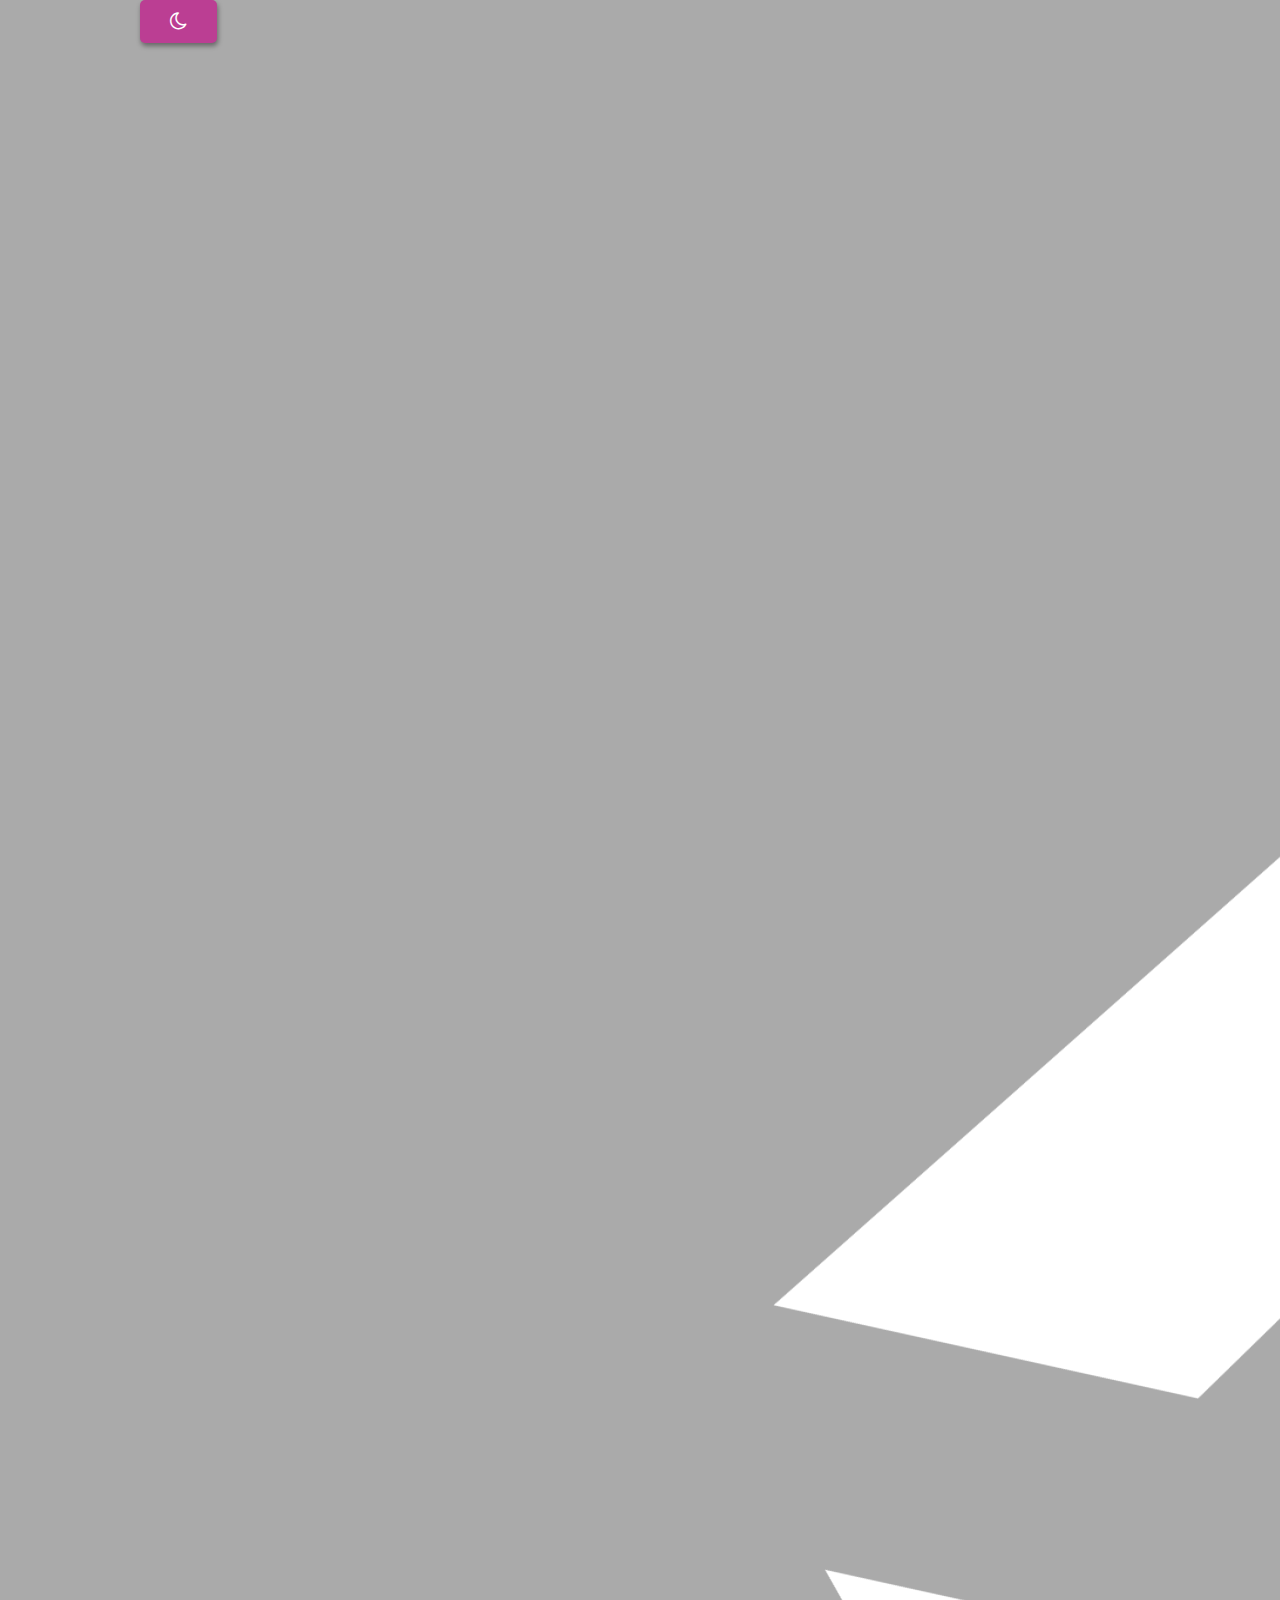
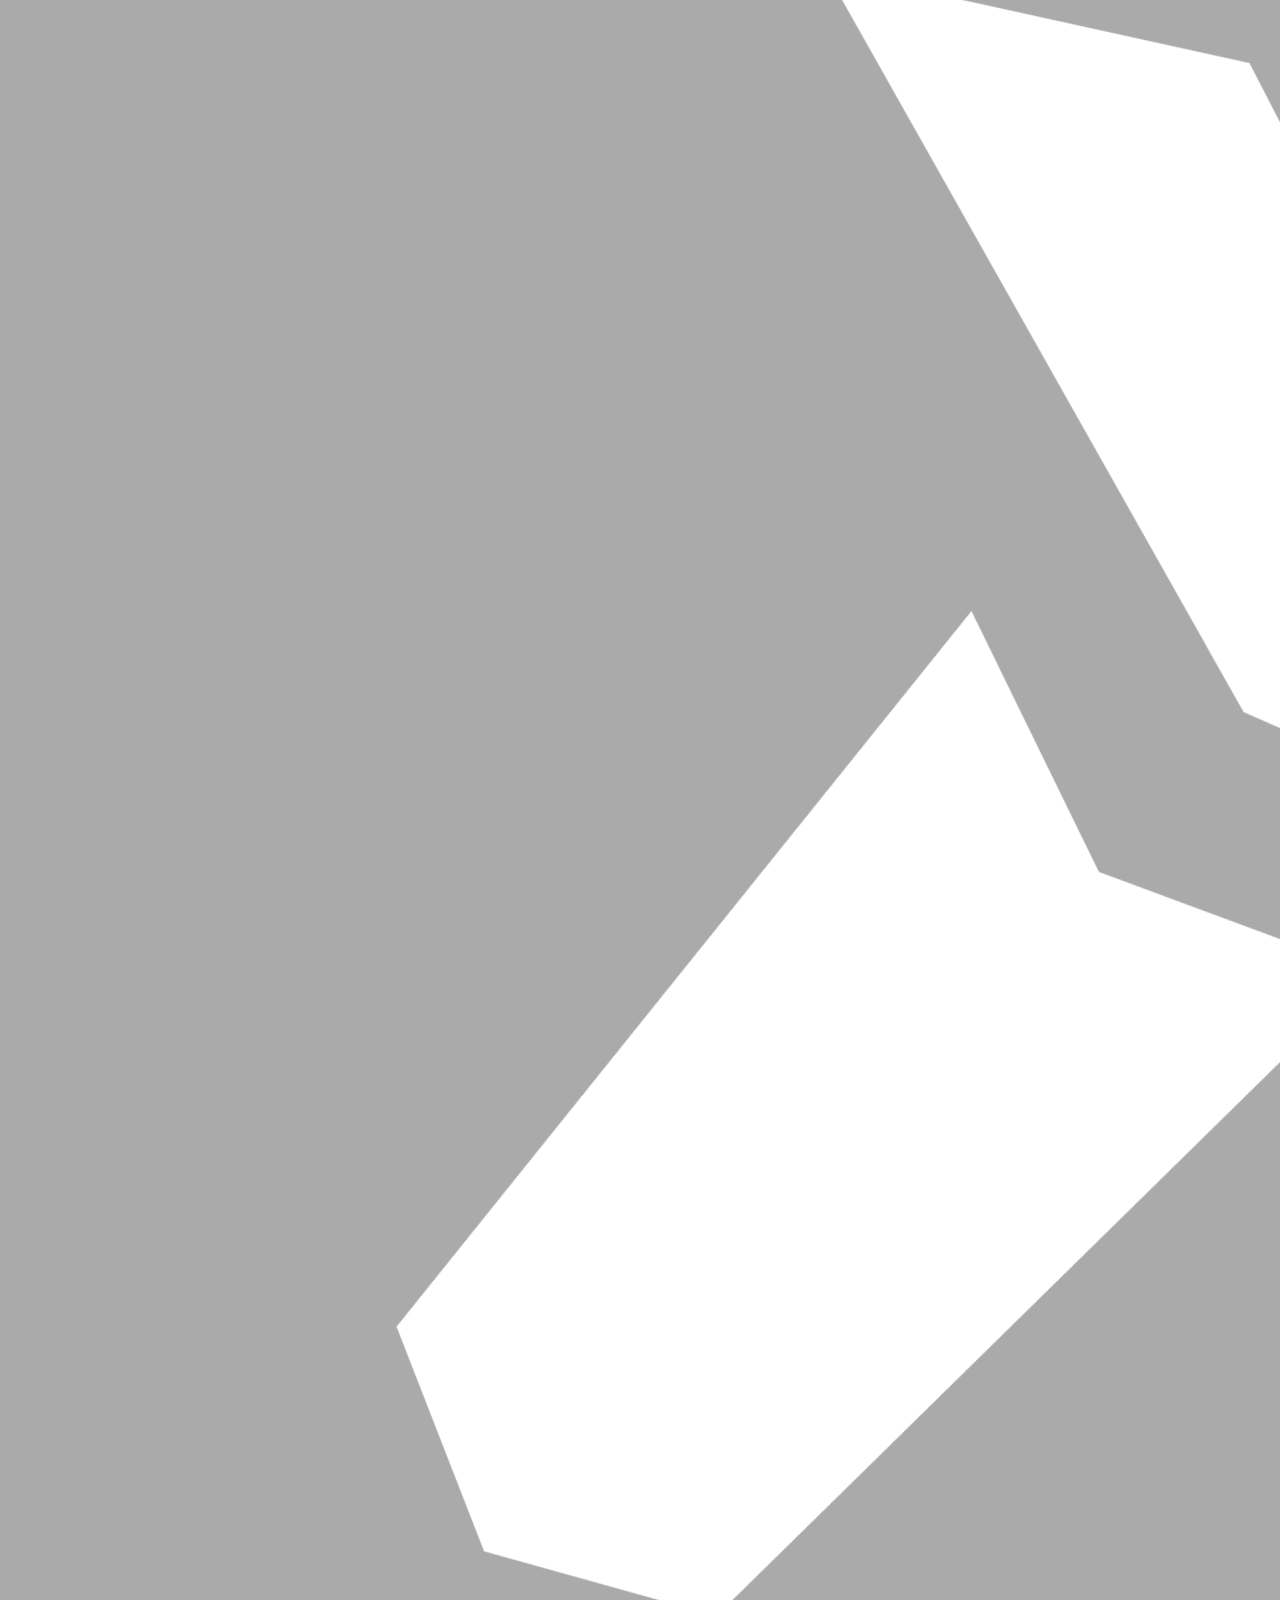
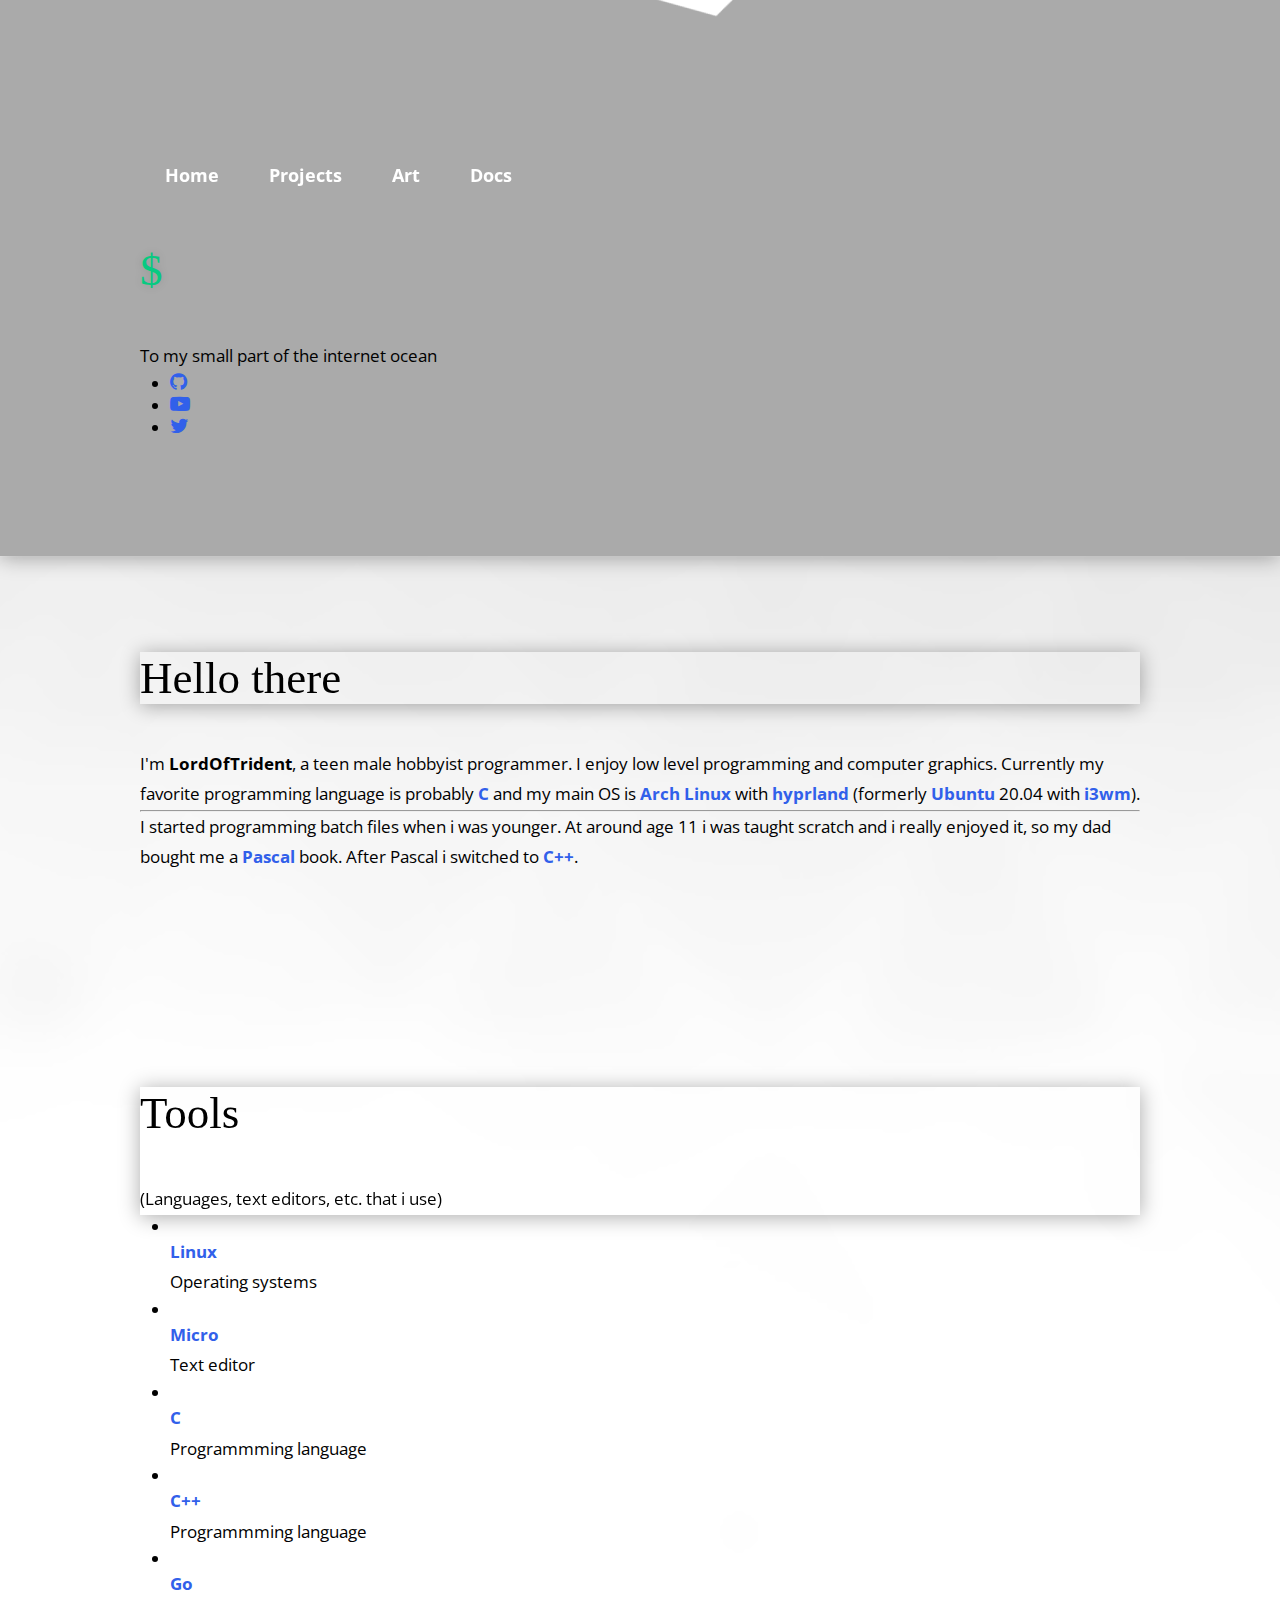
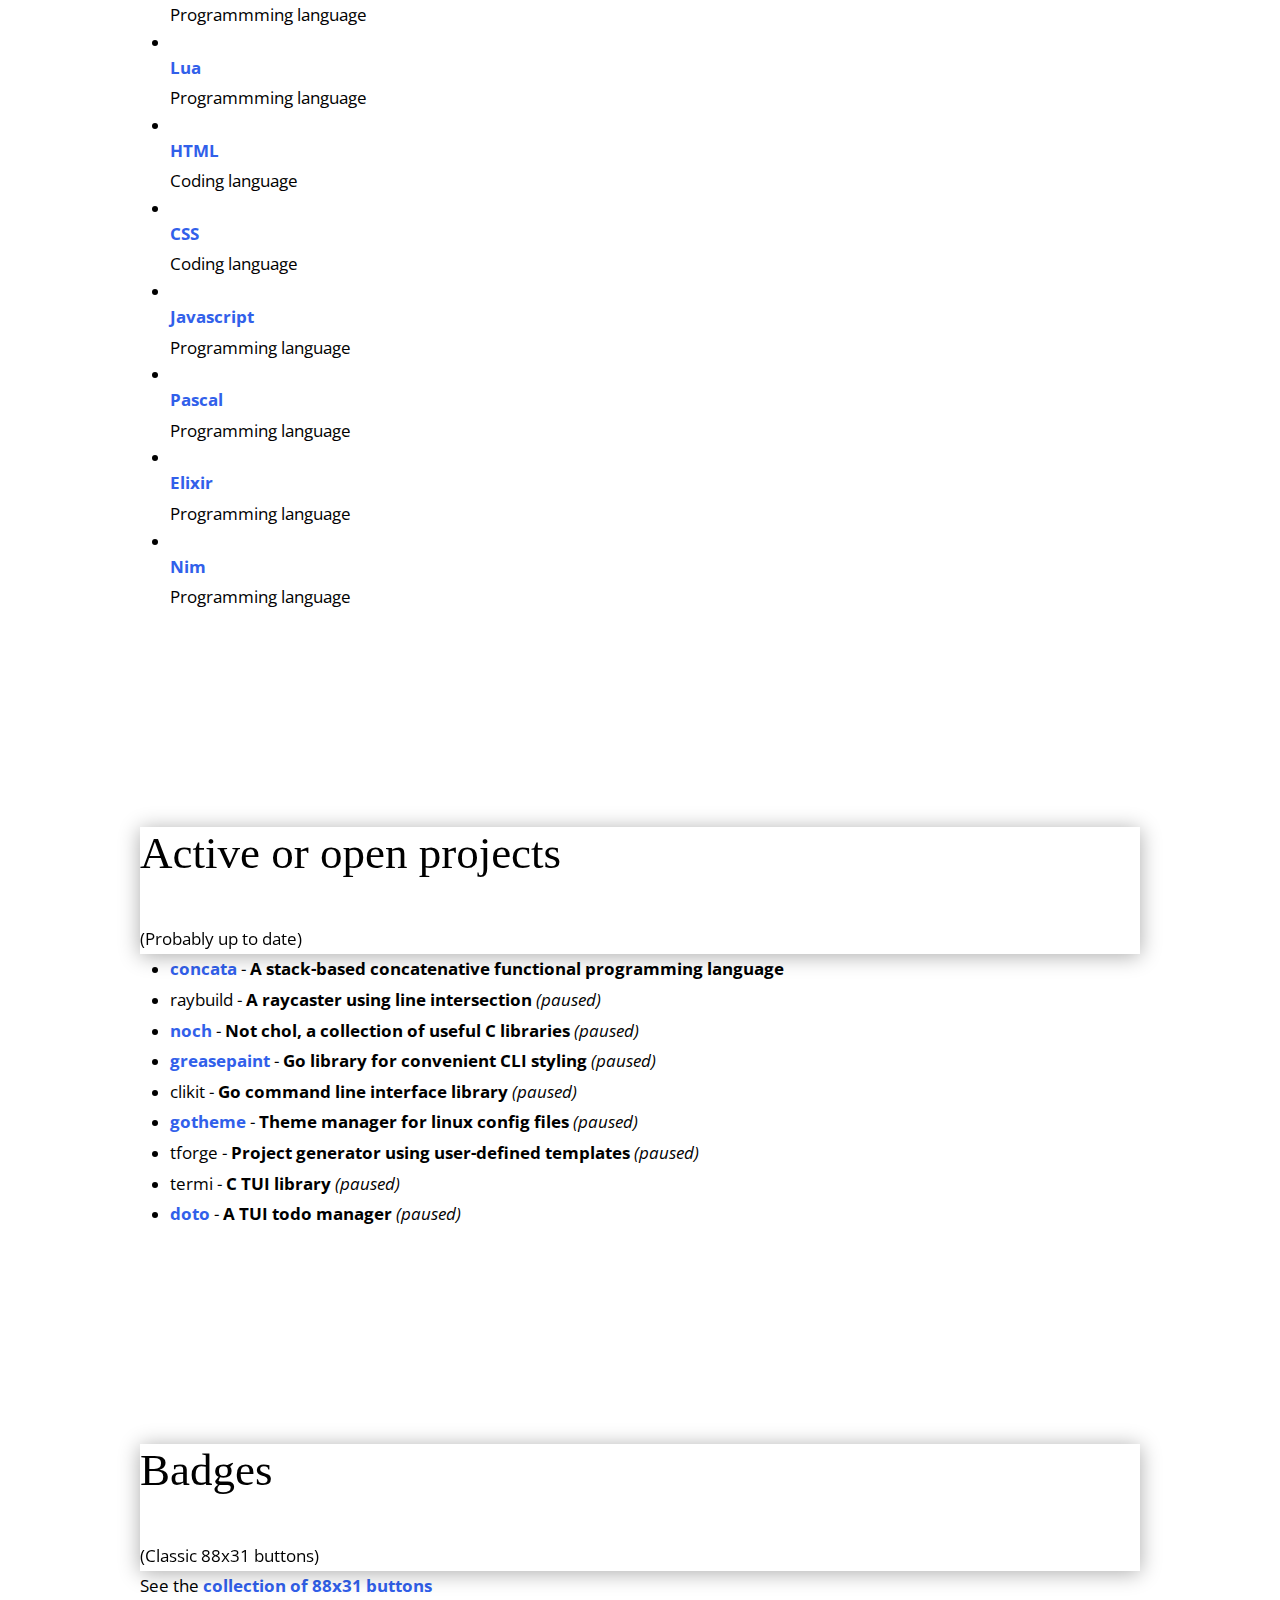
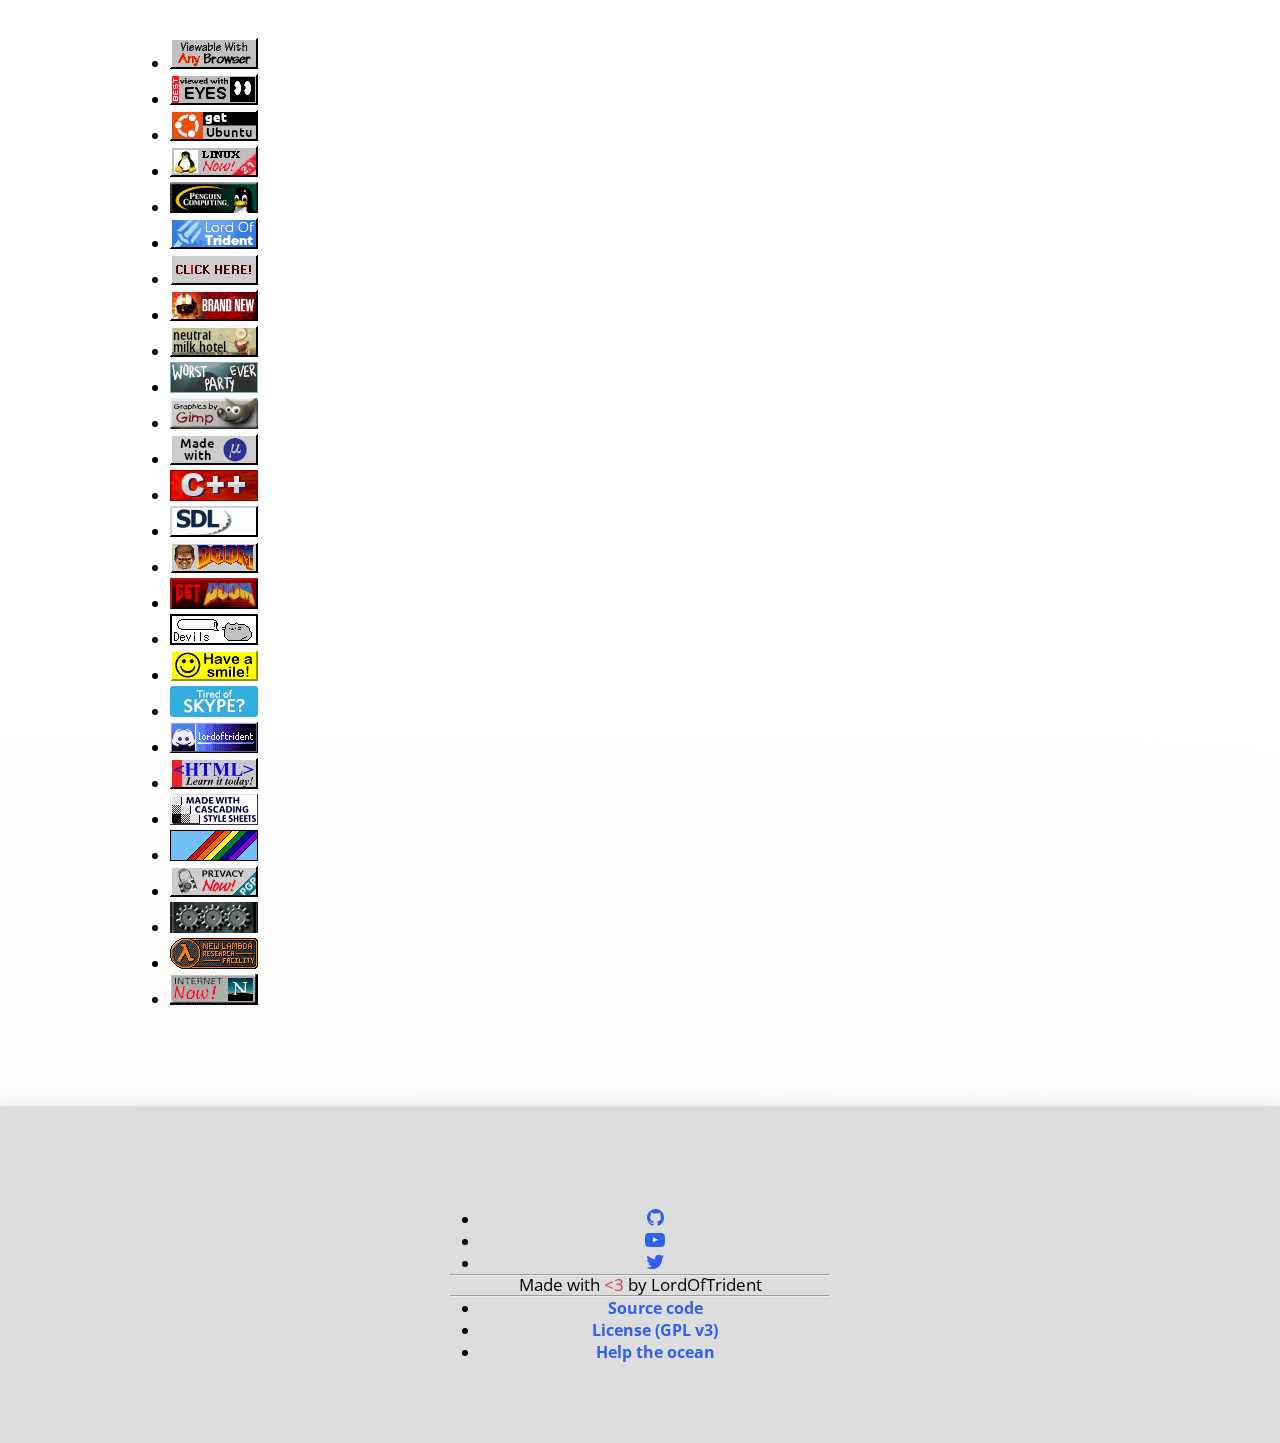
<file: index.html>
<!DOCTYPE html>
<html>
<head>
	<meta charset="utf-8">
	<link rel="icon" type="image/png" href="/res/imgs/favicon.png">

	<title>Home | LordOfTrident</title>
	<meta property="og:title" content="Home | LordOfTrident">

	<meta name="description" content="My website">
	<meta property="og:description" content="My website">

	<meta name="keywords" content="LordOfTrident, Trident, TR-ED, Trident Editor">
	<meta name="author" content="LordOfTrident">
	<meta name="viewport" content="width=device-width, initial-scale=1">
	<meta name="theme-color" content="#3780e8">
	<meta name="twitter:card" content="summary_large_image">

	<meta property="og:type" content="website">
	<meta property="og:site_name" content="LordOfTrident">
    <meta property="og:url" content="https://lordoftrident.github.io">
    <meta property="og:image" content="/res/imgs/card.png">

	<link rel="stylesheet" href="https://cdnjs.cloudflare.com/ajax/libs/font-awesome/4.7.0/css/font-awesome.min.css">
	<link href='https://fonts.googleapis.com/css?family=Open+Sans:400,600,300' rel='stylesheet' type='text/css'>

	<link rel="stylesheet" href="./style.css">
</head>

<body>
	<button id="back-to-top" onclick="backToTop()">
		<i class="icon fa fa-chevron-up fa-sm"></i>
	</button>

	<header id="site-header">
		<div class="content">
			<button class="theme" id="dark-theme" onclick="setTheme('dark')">
				<i class="icon fa fa-moon-o fa-sm"></i>
			</button>
			<button class="theme" id="light-theme" onclick="setTheme('light')">
				<i class="icon fa fa-sun-o fa-sm"></i>
			</button>

			<a href="/" class="icon">
				<img src="/res/imgs/icon.png">
			</a>
			<nav id="site-nav">
				<ul>
					<li class="active">
						<a href="/">Home</a>
					</li>
					<li>
						<a href="/projects/">Projects</a>
					</li>
					<li>
						<a href="/art/">Art</a>
					</li>
					<li>
						<a href="/docs/">Docs</a>
					</li>
				</ul>
			</nav>
			<section id="page-title">
				<h1 id="page-title-text"><span class="prompt">$</span></h1>
				<p class="page-title-desc">To my small part of the internet ocean</p>

				<ul class="socials">
					<li>
						<a href="https://github.com/LordOfTrident" target="_blank">
							<i class="icon fa fa-github fa-sm"></i>
						</a>
					</li>
					<li>
						<a href="https://www.youtube.com/channel/UC7G19TPPwfp1JVNYO8p3dwg" target="_blank">
							<i class="icon fa fa-youtube-play fa-sm"></i>
						</a>
					</li>
					<li>
						<a href="https://twitter.com/lordofcrwn0" target="_blank">
							<i class="icon fa fa-twitter fa-sm"></i>
						</a>
					</li>
				</ul>
			</section>
		</div>

		<img class="wave bottom-wave">
	</header>

	<main id="site-main">
		<section class="page-section">
			<div class="content">
				<header class="section-header">
					<h1>Hello there</h1>
				</header>

				<p>I'm <b>LordOfTrident</b>, a teen male hobbyist programmer. I enjoy low level programming and computer graphics. Currently my favorite programming language is probably <a href="https://en.wikipedia.org/wiki/C_(programming_language)" target="_blank">C</a> and my main OS is <a href="https://archlinux.org/" target="_blank">Arch Linux</a> with <a href="https://hyprland.org/" target="_blank">hyprland</a> (formerly <a href="https://ubuntu.com/" target="_blank">Ubuntu</a> 20.04 with <a href="https://i3wm.org/" target="_blank">i3wm</a>).</p>
				<hr class="gap">
				<p>I started programming batch files when i was younger. At around age 11 i was taught scratch and i really enjoyed it, so my dad bought me a <a href="https://www.freepascal.org/" target="_blank">Pascal</a> book. After Pascal i switched to <a href="https://en.wikipedia.org/wiki/C%2B%2B" target="_blank">C++</a>.</p>
			</div>
		</section>
		<section class="page-section section-dark">
			<img class="wave top-wave">

			<div class="content">
				<header class="section-header">
					<h1>Tools</h1>
					<p>(Languages, text editors, etc. that i use)</p>
				</header>

				<ul class="tools">
					<li>
						<div class="tool" id="tool-linux">
							<img>
							<p class="title"><a href="https://en.wikipedia.org/wiki/Linux" target="_blank">Linux</a></p>
							<p>Operating systems</p>
						</div>
					</li>
					<li>
						<div class="tool" id="tool-micro">
							<img>
							<p class="title"><a href="https://micro-editor.github.io/" target="_blank">Micro</a></p>
							<p>Text editor</p>
						</div>
					</li>
					<li>
						<div class="tool" id="tool-c">
							<img>
							<p class="title"><a href="https://en.wikipedia.org/wiki/C_(programming_language)" target="_blank">C</a></p>
							<p>Programmming language</p>
						</div>
					</li>
					<li>
						<div class="tool" id="tool-cxx">
							<img>
							<p class="title"><a href="https://en.wikipedia.org/wiki/C%2B%2B" target="_blank">C++</a></p>
							<p>Programmming language</p>
						</div>
					</li>
					<li>
						<div class="tool tool-light" id="tool-golang">
							<img>
							<p class="title"><a href="https://go.dev/" target="_blank">Go</a></p>
							<p>Programmming language</p>
						</div>
					</li>
					<li>
						<div class="tool" id="tool-lua">
							<img>
							<p class="title"><a href="https://www.lua.org/" target="_blank">Lua</a></p>
							<p>Programmming language</p>
						</div>
					</li>
					<li>
						<div class="tool" id="tool-html">
							<img>
							<p class="title"><a href="https://en.wikipedia.org/wiki/HTML5" target="_blank">HTML</a></p>
							<p>Coding language</p>
						</div>
					</li>
					<li>
						<div class="tool" id="tool-css">
							<img>
							<p class="title"><a href="https://en.wikipedia.org/wiki/CSS" target="_blank">CSS</a></p>
							<p>Coding language</p>
						</div>
					</li>
					<li>
						<div class="tool tool-light no-filter black-filter" id="tool-js">
							<img>
							<p class="title"><a href="https://www.javascript.com/" target="_blank">Javascript</a></p>
							<p>Programming language</p>
						</div>
					</li>
					<li>
						<div class="tool tool-light black-filter" id="tool-pascal">
							<img>
							<p class="title"><a href="https://www.freepascal.org/" target="_blank">Pascal</a></p>
							<p>Programming language</p>
						</div>
					</li>
					<li>
						<div class="tool" id="tool-elixir">
							<img>
							<p class="title"><a href="https://elixir-lang.org/" target="_blank">Elixir</a></p>
							<p>Programming language</p>
						</div>
					</li>
					<li>
						<div class="tool tool-light no-filter" id="tool-nim">
							<img>
							<p class="title"><a href="https://nim-lang.org/" target="_blank">Nim</a></p>
							<p>Programming language</p>
						</div>
					</li>
				</div>
			</div>
		</section>
		<section class="page-section section-light">
			<img class="wave top-wave">

			<div class="content">
				<header class="section-header">
					<h1>Active or open projects</h1>
					<p>(Probably up to date)</p>
				</header>

				<ul>
					<li>
						<p><a href="https://github.com/LordOfTrident/concata" target="_blank">concata</a> - <b>A stack-based concatenative functional programming language</b></p>
					</li>
					<li>
						<p>raybuild - <b>A raycaster using line intersection</b> <i>(paused)</i></p>
					</li>
					<li>
						<p><a href="https://github.com/LordOfTrident/noch" target="_blank">noch</a> - <b>Not chol, a collection of useful C libraries</b> <i>(paused)</i></p>
					</li>
					<li>
						<p><a href="https://github.com/LordOfTrident/greasepaint" target="_blank">greasepaint</a> - <b>Go library for convenient CLI styling</b> <i>(paused)</i></p>
					</li>
					<li>
						<p>clikit - <b>Go command line interface library</b> <i>(paused)</i></p>
					</li>
					<li>
						<p><a href="https://github.com/LordOfTrident/gotheme" target="_blank">gotheme</a> - <b>Theme manager for linux config files</b> <i>(paused)</i></p>
					</li>
					<li>
						<p>tforge - <b>Project generator using user-defined templates</b> <i>(paused)</i></p>
					</li>
					<li>
						<p>termi - <b>C TUI library</b> <i>(paused)</i></p>
					</li>
					<li>
						<p><a href="https://github.com/LordOfTrident/doto" target="_blank">doto</a> - <b>A TUI todo manager</b> <i>(paused)</i></p>
					</li>
				</ul>
			</div>

			<img class="wave bottom-wave">
		</section>
		<section class="page-section">
			<div class="content">
				<header class="section-header">
					<h1>Badges</h1>
					<p>(Classic 88x31 buttons)</p>
				</header>

				<p>See the <a href="https://cyber.dabamos.de/88x31/index.html" target="_blank">collection of 88x31 buttons</a></p>

				<div id="increment">
					<iframe src="//incr.easrng.net/badge?key=lordoftrident" style="background: url(//incr.easrng.net/bg.gif)" title="increment badge" width="88" height="31" frameborder="0"></iframe>
				</div>

				<ul class="badges">
					<li>
						<a title="Viewable with any browser"><img src="/res/badges/anybrowser.png"></a>
					</li>
					<li>
						<a title="Best viewed with eyes"><img src="/res/badges/eyes.gif"></a>
					</li>
					<li>
						<a title="Get Ubuntu" href="https://ubuntu.com" target="_blank"><img src="/res/badges/getubuntu.png"></a>
					</li>
					<li>
						<a title="Linux Now" href="https://en.wikipedia.org/wiki/Linux" target="_blank"><img src="/res/badges/linuxnow.png"></a>
					</li>
					<li>
						<a title="Penguin Computing"><img src="/res/badges/penguin.png"></a>
					</li>
					<li>
						<a title="LordOfTrident" href="https://lordoftrident.github.io" target="_blank"><img src="/res/badges/trident.png"></a>
					</li>
					<li>
						<a title="Click here" href="https://www.youtube.com/watch?v=EpuQJahT0MA" target="_blank"><img src="/res/badges/click-here.gif"></a>
					</li>
					<li>
						<a title="Brand New" href="https://en.wikipedia.org/wiki/Brand_New_(band)" target="_blank"><img src="/res/badges/brandnew.png"></a>
					</li>
					<li>
						<a title="Neutral Milk Hotel" href="https://en.wikipedia.org/wiki/Neutral_Milk_Hotel" target="_blank"><img src="/res/badges/nmh.png"></a>
					</li>
					<li>
						<a title="Worst Party Ever" href="https://worstpartyever.bandcamp.com/album/anthology" target="_blank"><img src="/res/badges/wpe.png"></a>
					</li>
					<li>
						<a title="Gimp" href="https://www.gimp.org" target="_blank"><img src="/res/badges/gimp.png"></a>
					</li>
					<li>
						<a title="Micro text editor" href="https://micro-editor.github.io" target="_blank"><img src="/res/badges/micro.png"></a>
					</li>
					<li>
						<a title="C++" href="https://en.wikipedia.org/wiki/C%2B%2B" target="_blank"><img src="/res/badges/cpp.png"></a>
					</li>
					<li>
						<a title="SDL" href="https://www.libsdl.org/" target="_blank"><img src="/res/badges/sdl.png"></a>
					</li>
					<li>
						<a title="DOOM" target="_blank"><img src="/res/badges/doom.png"></a>
					</li>
					<li>
						<a title="GET DOOM" href="/doom" target="_blank"><img src="/res/badges/get-doom.png"></a>
					</li>
					<li>
						<a title="Devils" target="_blank"><img src="/res/badges/cat.gif"></a>
					</li>
					<li>
						<a title="Smile" target="_blank"><img src="/res/badges/smile.png"></a>
					</li>
					<li>
						<a title="Discord" href="https://discord.com/" target="_blank"><img src="/res/badges/discord.gif"></a>
					</li>
					<li>
						<a title="My discord is 'lordoftrident'" target="_blank"><img src="/res/badges/lordoftrident-discord.png"></a>
					</li>
					<li>
						<a title="HTML" href="https://www.w3schools.com/html/" target="_blank"><img src="/res/badges/html.png"></a>
					</li>
					<li>
						<a title="CSS" href="https://en.wikipedia.org/wiki/CSS" target="_blank"><img src="/res/badges/css.gif"></a>
					</li>
					<li>
						<a title="Rainbow" target="_blank"><img src="/res/badges/rainbow.png"></a>
					</li>
					<li>
						<a title="Privacy" target="_blank"><img src="/res/badges/privacy.png"></a>
					</li>
					<li>
						<a title="Cogs" target="_blank"><img src="/res/badges/cogs.gif"></a>
					</li>
					<li>
						<a title="Lambda" target="_blank"><img src="/res/badges/lambda.png"></a>
					</li>
					<li>
						<a title="Internet" target="_blank"><img src="/res/badges/internet.png"></a>
					</li>
				</ul>
			</div>
		</section>
	</main>

	<footer id="site-footer">
		<img class="wave top-wave">

		<div class="content">
			<div class="footer-content">
				<ul class="socials">
					<li>
						<a href="https://github.com/LordOfTrident" target="_blank">
							<i class="icon fa fa-github fa-sm"></i>
						</a>
					</li>
					<li>
						<a href="https://www.youtube.com/channel/UC7G19TPPwfp1JVNYO8p3dwg" target="_blank">
							<i class="icon fa fa-youtube-play fa-sm"></i>
						</a>
					</li>
					<li>
						<a href="https://twitter.com/lordofcrwn0" target="_blank">
							<i class="icon fa fa-twitter fa-sm"></i>
						</a>
					</li>
				</ul>

				<hr class="gap">

				<p>Made with <span class="heart"><3</span> by LordOfTrident</p>

				<hr class="gap">

				<ul class="links">
					<li>
						<a href="https://github.com/LordOfTrident/LordOfTrident.github.io" target="_blank">
							Source code
						</a>
					</li>
					<li>
						<a href="https://www.gnu.org/licenses/gpl-3.0.html" target="_blank">
							License (GPL v3)
						</a>
					</li>
					<li>
						<a href="https://oceanservice.noaa.gov/ocean/help-our-ocean.html" target="_blank">
							Help the ocean
						</a>
					</li>
				</ul>
			</div>
		</div>
	</footer>

	<script src="/script.js"></script>
</body>
</html>
</file>
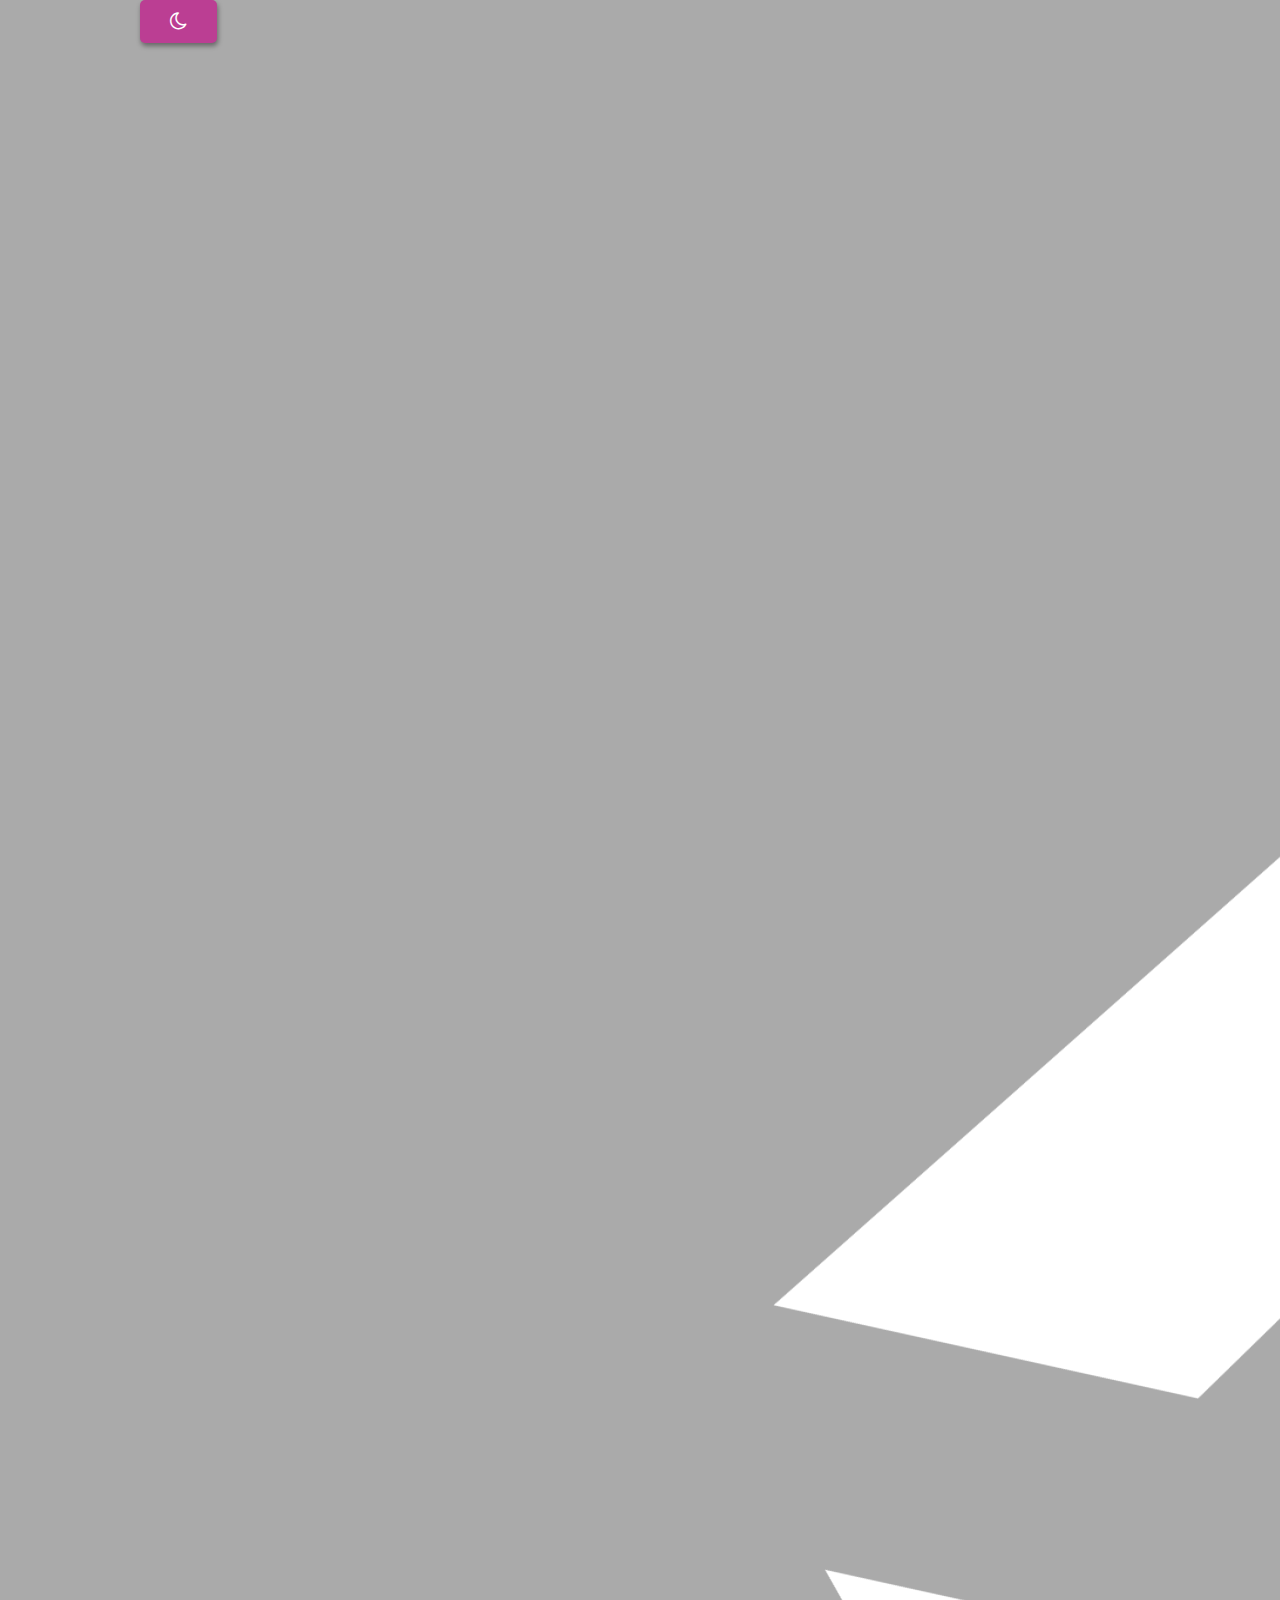
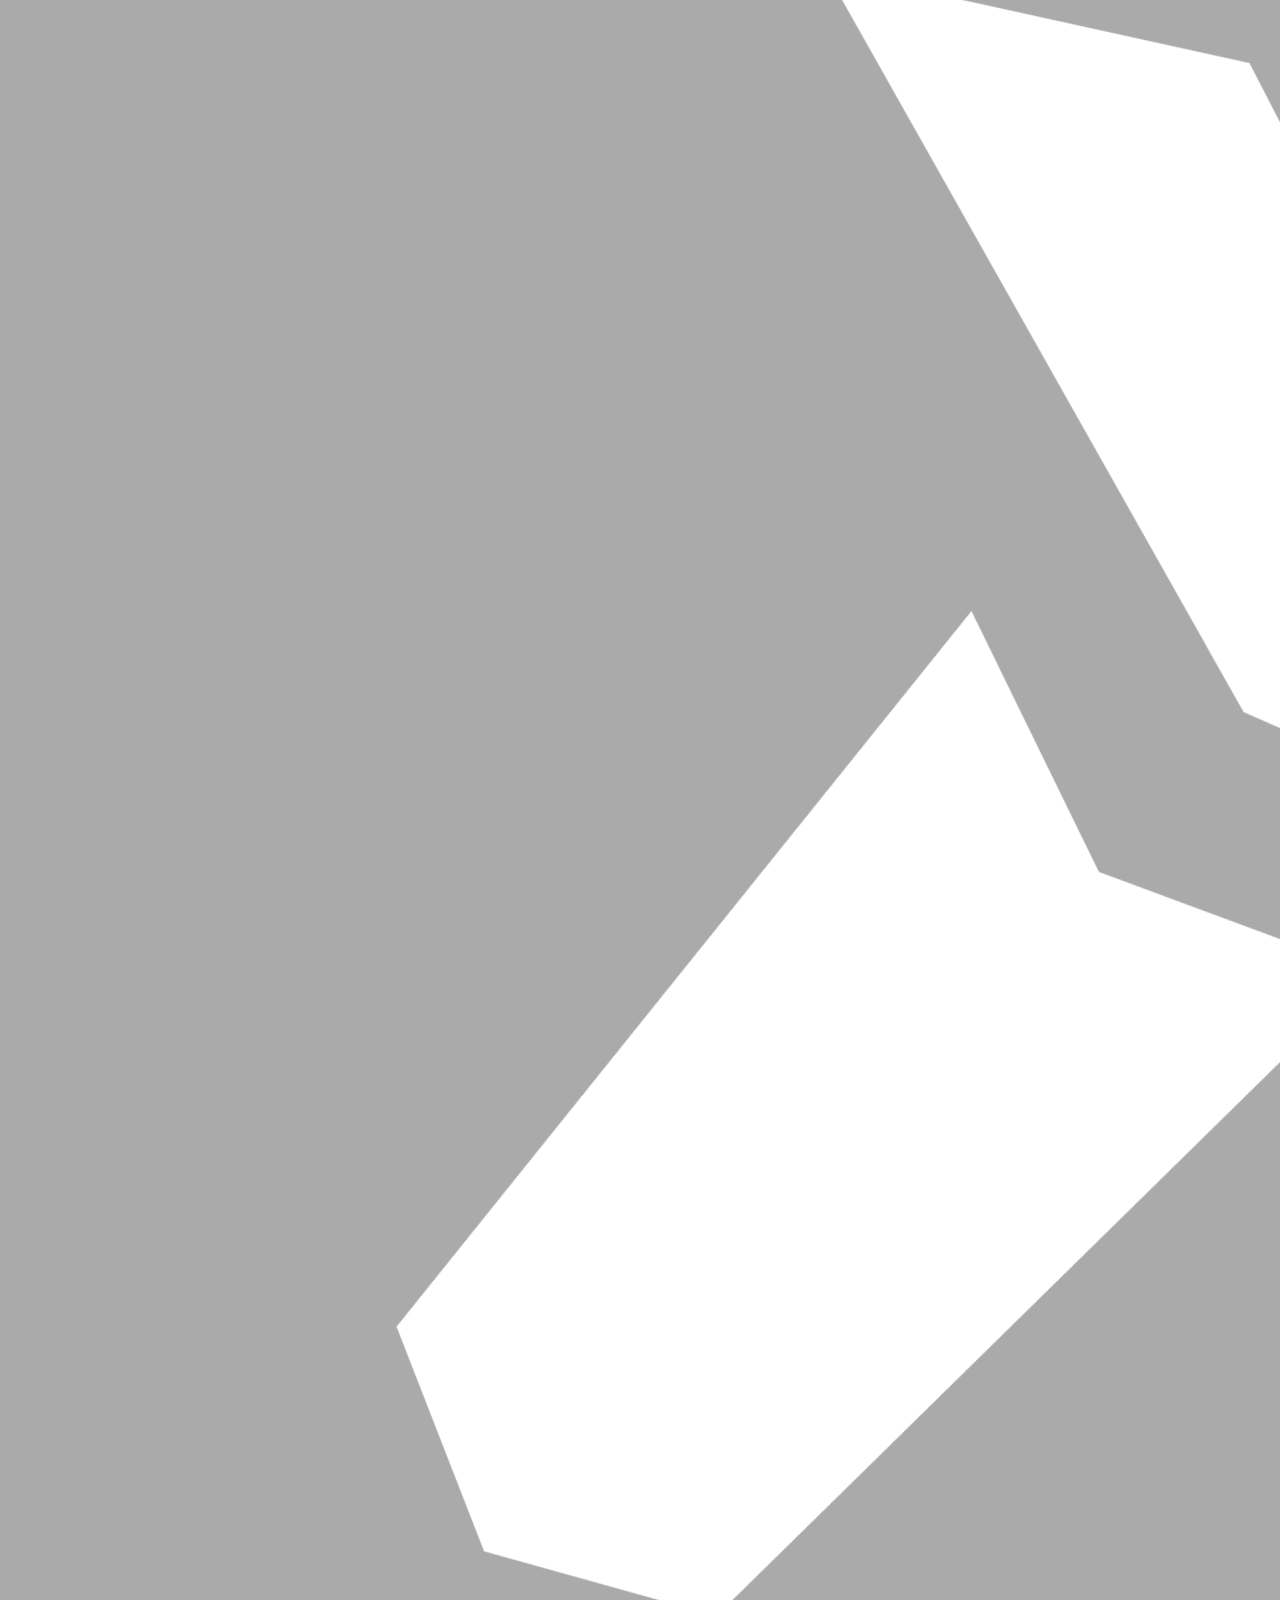
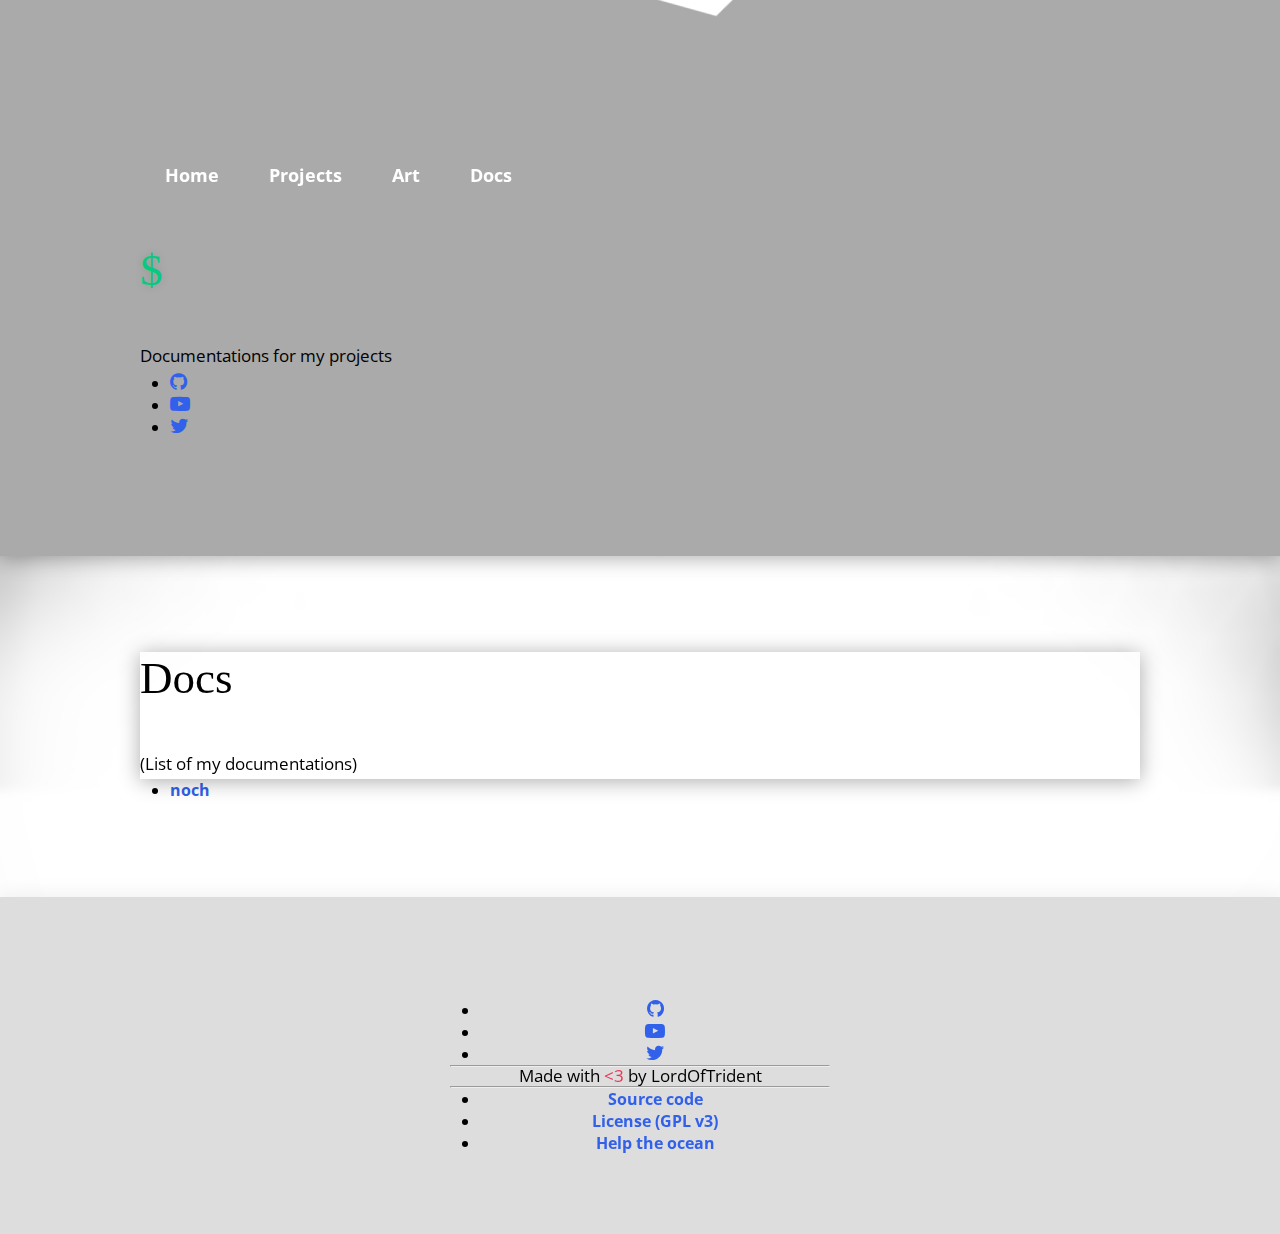
<file: docs/index.html>
<!DOCTYPE html>
<html>
<head>
	<meta charset="utf-8">
	<link rel="icon" type="image/png" href="/res/imgs/favicon.png">

	<title>Docs | LordOfTrident</title>
	<meta property="og:title" content="Docs | LordOfTrident">

	<meta name="description" content="My website">
	<meta property="og:description" content="My website">

	<meta name="keywords" content="LordOfTrident, Trident, TR-ED, Trident Editor">
	<meta name="author" content="LordOfTrident">
	<meta name="viewport" content="width=device-width, initial-scale=1">
	<meta name="theme-color" content="#3780e8">
	<meta name="twitter:card" content="summary_large_image">

	<meta property="og:type" content="website">
	<meta property="og:site_name" content="LordOfTrident">
    <meta property="og:url" content="https://lordoftrident.github.io/docs">
    <meta property="og:image" content="/res/imgs/card.png">

	<link rel="stylesheet" href="https://cdnjs.cloudflare.com/ajax/libs/font-awesome/4.7.0/css/font-awesome.min.css">
	<link href='https://fonts.googleapis.com/css?family=Open+Sans:400,600,300' rel='stylesheet' type='text/css'>

	<link rel="stylesheet" href="./style.css">
</head>

<body>
	<button id="back-to-top" onclick="backToTop()">
		<i class="icon fa fa-chevron-up fa-sm"></i>
	</button>

	<header id="site-header">
		<div class="content">
			<button class="theme" id="dark-theme" onclick="setTheme('dark')">
				<i class="icon fa fa-moon-o fa-sm"></i>
			</button>
			<button class="theme" id="light-theme" onclick="setTheme('light')">
				<i class="icon fa fa-sun-o fa-sm"></i>
			</button>

			<a href="/" class="icon">
				<img src="/res/imgs/icon.png">
			</a>
			<nav id="site-nav">
				<ul>
					<li>
						<a href="/">Home</a>
					</li>
					<li>
						<a href="/projects/">Projects</a>
					</li>
					<li>
						<a href="/art/">Art</a>
					</li>
					<li class="active">
						<a href="/docs/">Docs</a>
					</li>
				</ul>
			</nav>
			<section id="page-title">
				<h1 id="page-title-text"><span class="prompt">$</span></h1>
				<p class="page-title-desc">Documentations for my projects</p>

				<ul class="socials">
					<li>
						<a href="https://github.com/LordOfTrident" target="_blank">
							<i class="icon fa fa-github fa-sm"></i>
						</a>
					</li>
					<li>
						<a href="https://www.youtube.com/channel/UC7G19TPPwfp1JVNYO8p3dwg" target="_blank">
							<i class="icon fa fa-youtube-play fa-sm"></i>
						</a>
					</li>
					<li>
						<a href="https://twitter.com/lordofcrwn0" target="_blank">
							<i class="icon fa fa-twitter fa-sm"></i>
						</a>
					</li>
				</ul>
			</section>
		</div>

		<img class="wave bottom-wave">
	</header>

	<main id="site-main">
		<section class="page-section">
			<div class="content">
				<header class="section-header">
					<h1>Docs</h1>
					<p>(List of my documentations)</p>
				</header>

				<ul>
					<li>
						<a href="./noch">noch</a>
					</li>
				</ul>
			</div>
		</section>
	</main>

	<footer id="site-footer">
		<img class="wave top-wave">

		<div class="content">
			<div class="footer-content">
				<ul class="socials">
					<li>
						<a href="https://github.com/LordOfTrident" target="_blank">
							<i class="icon fa fa-github fa-sm"></i>
						</a>
					</li>
					<li>
						<a href="https://www.youtube.com/channel/UC7G19TPPwfp1JVNYO8p3dwg" target="_blank">
							<i class="icon fa fa-youtube-play fa-sm"></i>
						</a>
					</li>
					<li>
						<a href="https://twitter.com/lordofcrwn0" target="_blank">
							<i class="icon fa fa-twitter fa-sm"></i>
						</a>
					</li>
				</ul>

				<hr class="gap">

				<p>Made with <span class="heart"><3</span> by LordOfTrident</p>

				<hr class="gap">

				<ul class="links">
					<li>
						<a href="https://github.com/LordOfTrident/LordOfTrident.github.io" target="_blank">
							Source code
						</a>
					</li>
					<li>
						<a href="https://www.gnu.org/licenses/gpl-3.0.html" target="_blank">
							License (GPL v3)
						</a>
					</li>
					<li>
						<a href="https://oceanservice.noaa.gov/ocean/help-our-ocean.html" target="_blank">
							Help the ocean
						</a>
					</li>
				</ul>
			</div>
		</div>
	</footer>

	<script src="/script.js"></script>
</body>
</html>
</file>
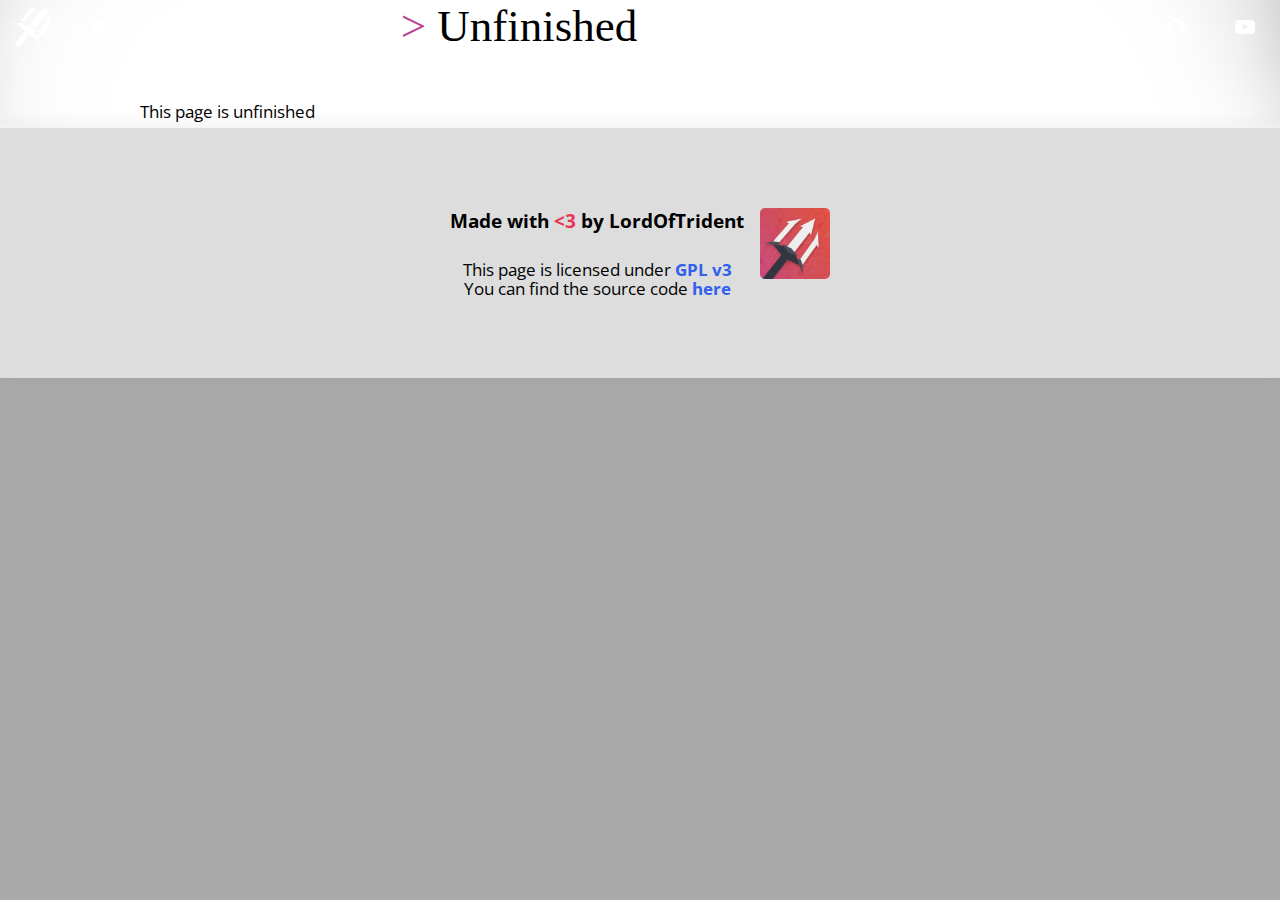
<file: projects/index.html>
<!DOCTYPE html>
<html>
<head>
	<title>Projects | LordOfTrident's website</title>
	<meta name="description" content="My website">
	<meta name="keywords" content="LordOfTrident, Trident, TR-ED, Trident Editor">
	<meta name="author" content="LordOfTrident">
	<meta property="og:image" content="https://avatars.githubusercontent.com/u/80625541?v=4">
	<meta name="viewport" content="width=device-width, initial-scale=1.0">

	<title>LordOfTrident</title>
	<link rel="stylesheet" href="/style.css">
	<link rel="stylesheet" href="https://cdnjs.cloudflare.com/ajax/libs/font-awesome/4.7.0/css/font-awesome.min.css">
	<link href='https://fonts.googleapis.com/css?family=Open+Sans:400,600,300' rel='stylesheet' type='text/css'>
</head>

<body>
	<button class="right" onclick="backToTop()" id="back-to-top">
		<i class="icon fa fa-arrow-up fa-sm"></i>
	</button>

	<nav>
		<ul class="nav left">
			<li id="trident-icon">
				<img src="/res/icon.png">
			</li>
			<li id="open-menu">
				<a href="javascript:void(0);" onclick="openMenu()">
					<i class="icon fa fa-bars fa-sm"></i>
				</a>
			</li>
		</ul>
		<ul class="nav right">
			<li id="light-theme">
				<a href="javascript:void(0);" onclick="setTheme('light')">
					<i class="icon fa fa-sun-o fa-sm"></i>
				</a>
			</li>
			<li id="dark-theme">
				<a href="javascript:void(0);" onclick="setTheme('dark')">
					<i class="icon fa fa-moon-o fa-sm"></i>
				</a>
			</li>
			<li>
				<a href="https://github.com/LordOfTrident" target="_blank">
					<i class="icon fa fa-github fa-sm"></i>
				</a>
			</li>
			<li>
				<a href="https://www.youtube.com/channel/UC7G19TPPwfp1JVNYO8p3dwg" target="_blank">
					<i class="icon fa fa-youtube-play fa-sm"></i>
				</a>
			</li>
		</ul>
		<ul id="menu" class="nav left">
			<li>
				<a href="/">
					<i class="icon icon-margin fa fa-home fa-sm"></i>Home
				</a>
			</li>
			<li>
				<a href="/projects/">Projects</a>
			</li>
			<li>
				<a href="/ads/">Ads</a>
			</li>
		</ul>
	</nav>

	<header>
	</header>

	<main>
		<div class="content">
			<div class="paragraphs">
				<div class="paragraph">
					<h1><span class="accent">></span> Unfinished</h1>
					<p>This page is unfinished</p>
				</div>
			</div>
			<div class="clearfix"></div>
		</div>
	</main>

	<footer>
		<div class="footer-content">
			<div class="right">
				<img class="right" src="/res/logo.png">
			</div>
			<div class="left">
				<h3>Made with <span class="heart"><3</span> by LordOfTrident</h3>
				<p>This page is licensed under <a href="https://www.gnu.org/licenses/gpl-3.0.html" target="_blank">GPL v3</a></p>
				<p>You can find the source code <a href="https://github.com/LordOfTrident/LordOfTrident.github.io" target="_blank">here</a></p>
			</div>
		</div>
		<div class="clearfix"></div>
	</footer>
</body>

<script src="/script.js"></script>
</html>
</file>
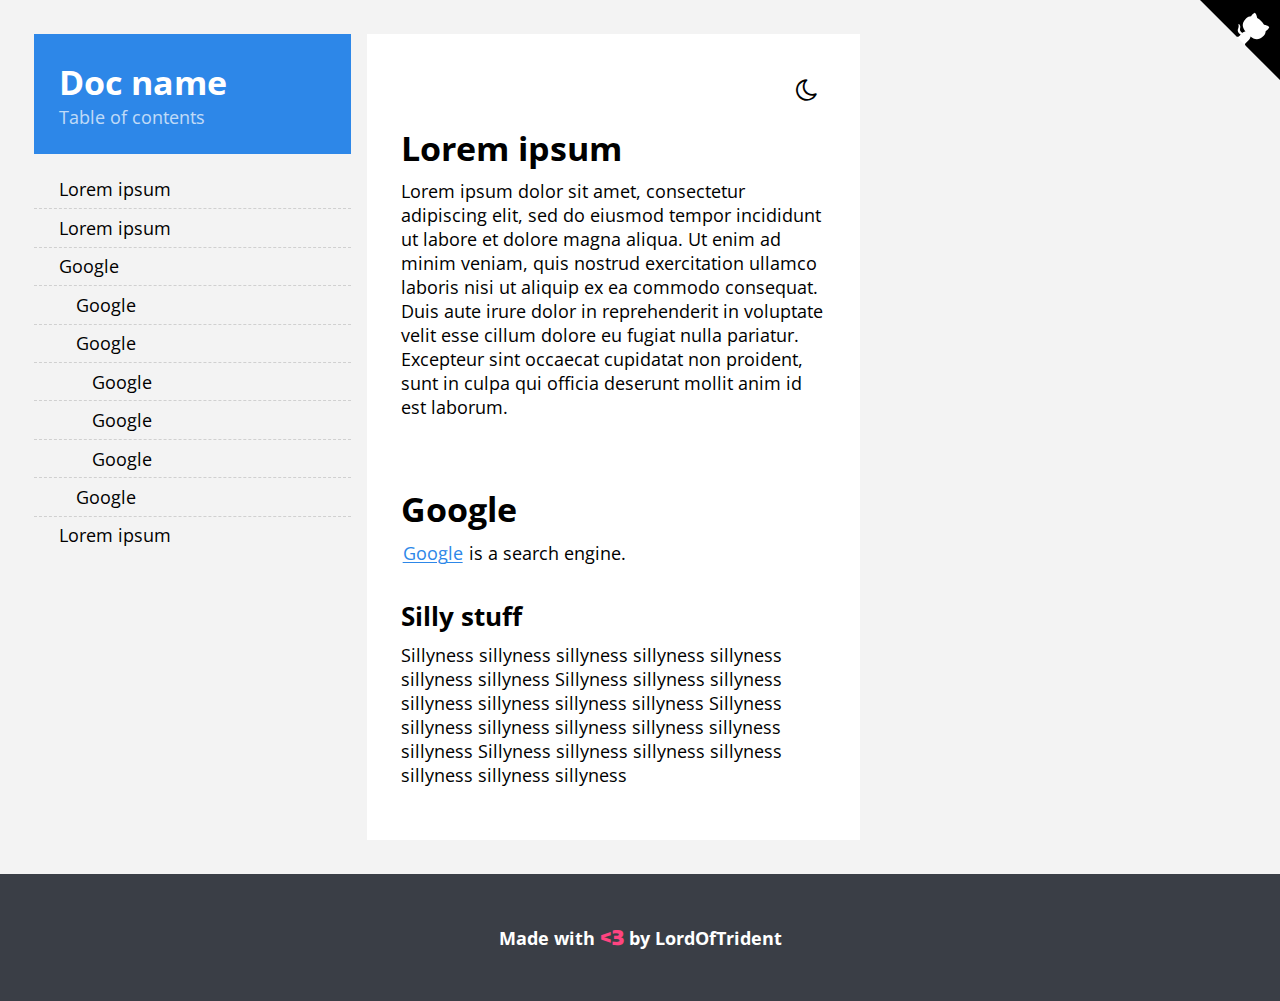
<file: docs/_template_/index.html>
<!DOCTYPE html>
<html>
<head>
	<meta charset="utf-8">

	<title>_template_ | Documentation</title>
	<meta property="og:title" content="_template_ | Documentation">

	<meta name="description" content="Documentation template">
	<meta property="og:description" content="Documentation template">

	<meta name="keywords" content="LordOfTrident, Trident, TR-ED, Trident Editor">
	<meta name="author" content="LordOfTrident">
	<meta name="viewport" content="width=device-width, initial-scale=1">
	<meta name="theme-color" content="#000000">
	<meta name="twitter:card" content="summary_large_image">

	<meta property="og:type" content="website">
	<meta property="og:site_name" content="LordOfTrident">
    <meta property="og:url" content="https://lordoftrident.github.io/docs/_template_">

	<link rel="stylesheet" href="https://cdnjs.cloudflare.com/ajax/libs/font-awesome/4.7.0/css/font-awesome.min.css">
	<link href='https://fonts.googleapis.com/css?family=Open+Sans:400,600,300' rel='stylesheet' type='text/css'>

	<link rel="stylesheet" href="./theme.css">
	<link rel="stylesheet" href="../doc-site/style.css">
</head>

<body>
	<button id="back-to-top" onclick="backToTop()">
		<i class="icon fa fa-chevron-up fa-sm"></i>
	</button>

	<a href="https://github.com/" class="github-corner" target="_blank">
		<svg viewBox="0 0 250 250" aria-hidden="true">
			<path d="M0,0 L115,115 L130,115 L142,142 L250,250 L250,0 Z"></path>
			<path d="M128.3,109.0 C113.8,99.7 119.0,89.6 119.0,89.6 C122.0,82.7 120.5,78.6 120.5,78.6 C119.2,72.0 123.4,76.3 123.4,76.3 C127.3,80.9 125.5,87.3 125.5,87.3 C122.9,97.6 130.6,101.9 134.4,103.2" fill="currentColor" style="transform-origin: 130px 106px;" class="octo-arm"></path>
			<path d="M115.0,115.0 C114.9,115.1 118.7,116.5 119.8,115.4 L133.7,101.6 C136.9,99.2 139.9,98.4 142.2,98.6 C133.8,88.0 127.5,74.4 143.8,58.0 C148.5,53.4 154.0,51.2 159.7,51.0 C160.3,49.4 163.2,43.6 171.4,40.1 C171.4,40.1 176.1,42.5 178.8,56.2 C183.1,58.6 187.2,61.8 190.9,65.4 C194.5,69.0 197.7,73.2 200.1,77.6 C213.8,80.2 216.3,84.9 216.3,84.9 C212.7,93.1 206.9,96.0 205.4,96.6 C205.1,102.4 203.0,107.8 198.3,112.5 C181.9,128.9 168.3,122.5 157.7,114.1 C157.9,116.9 156.7,120.9 152.7,124.9 L141.0,136.5 C139.8,137.7 141.6,141.9 141.8,141.8 Z" fill="currentColor"></path>
		</svg>
	</a>

	<main id="site-main">
		<div class="doc-sidebar">
			<div class="doc-sidebar-fixed">
				<header class="doc-sidebar-header">
					<h1 class="doc-sidebar-title1">Doc name</h1>
					<p class="doc-sidebar-title2">Table of contents</p>
				</header>
				<nav class="doc-nav">
					<ul class="nav-doc-nest-1">
						<li>
							<a href="#lorem">Lorem ipsum</a>
						</li>
						<li>
							<a href="#lorem">Lorem ipsum</a>
						</li>
						<li>
							<a href="#google">Google</a>
							<ul class="nav-doc-nest-2">
								<li>
									<a href="#google">Google</a>
								</li>
								<li>
									<a href="#google">Google</a>
									<ul class="nav-doc-nest-3">
										<li>
											<a href="#google">Google</a>
										</li>
										<li>
											<a href="#google">Google</a>
										</li>
										<li>
											<a href="#google">Google</a>
										</li>
									</ul>
								</li>
								<li>
									<a href="#google">Google</a>
								</li>
							</ul>
						</li>
						<li>
							<a href="#lorem">Lorem ipsum</a>
						</li>
					</ul>
				</nav>
			</div>
		</div>

		<div class="doc-page">
			<div class="doc-content">
				<button class="theme" id="dark-theme" onclick="setTheme('dark')">
					<i class="icon fa fa-moon-o fa-sm"></i>
				</button>
				<button class="theme" id="light-theme" onclick="setTheme('light')">
					<i class="icon fa fa-sun-o fa-sm"></i>
				</button>
				<div class="clearfix"></div>

				<div class="container">
					<section class="doc-section">
						<h1 id="lorem">Lorem ipsum</h1>
						<p>
							Lorem ipsum dolor sit amet, consectetur adipiscing elit, sed do eiusmod tempor incididunt ut labore et dolore magna aliqua. Ut enim ad minim veniam, quis nostrud exercitation ullamco laboris nisi ut aliquip ex ea commodo consequat. Duis aute irure dolor in reprehenderit in voluptate velit esse cillum dolore eu fugiat nulla pariatur. Excepteur
							sint occaecat cupidatat non proident, sunt in culpa qui officia deserunt mollit anim id est laborum.
						</p>
					</section>
					<section class="doc-section">
						<h1 id="google">Google</h1>
						<p>
							<a href="https://www.google.com" target="_blank">Google</a> is a search engine.
						</p>

						<h2>Silly stuff</h2>
						<p>
							Sillyness sillyness sillyness sillyness sillyness sillyness sillyness
							Sillyness sillyness sillyness sillyness sillyness sillyness sillyness
							Sillyness sillyness sillyness sillyness sillyness sillyness sillyness
							Sillyness sillyness sillyness sillyness sillyness sillyness sillyness
						</p>
					</section>
				</div>
			</div>
		</div>
	</main>

	<footer id="site-footer">
		<p>Made with <span class="heart"><3</span> by LordOfTrident</p>
	</footer>

	<script src="../doc-site/script.js"></script>
</body>
</html>
</file>
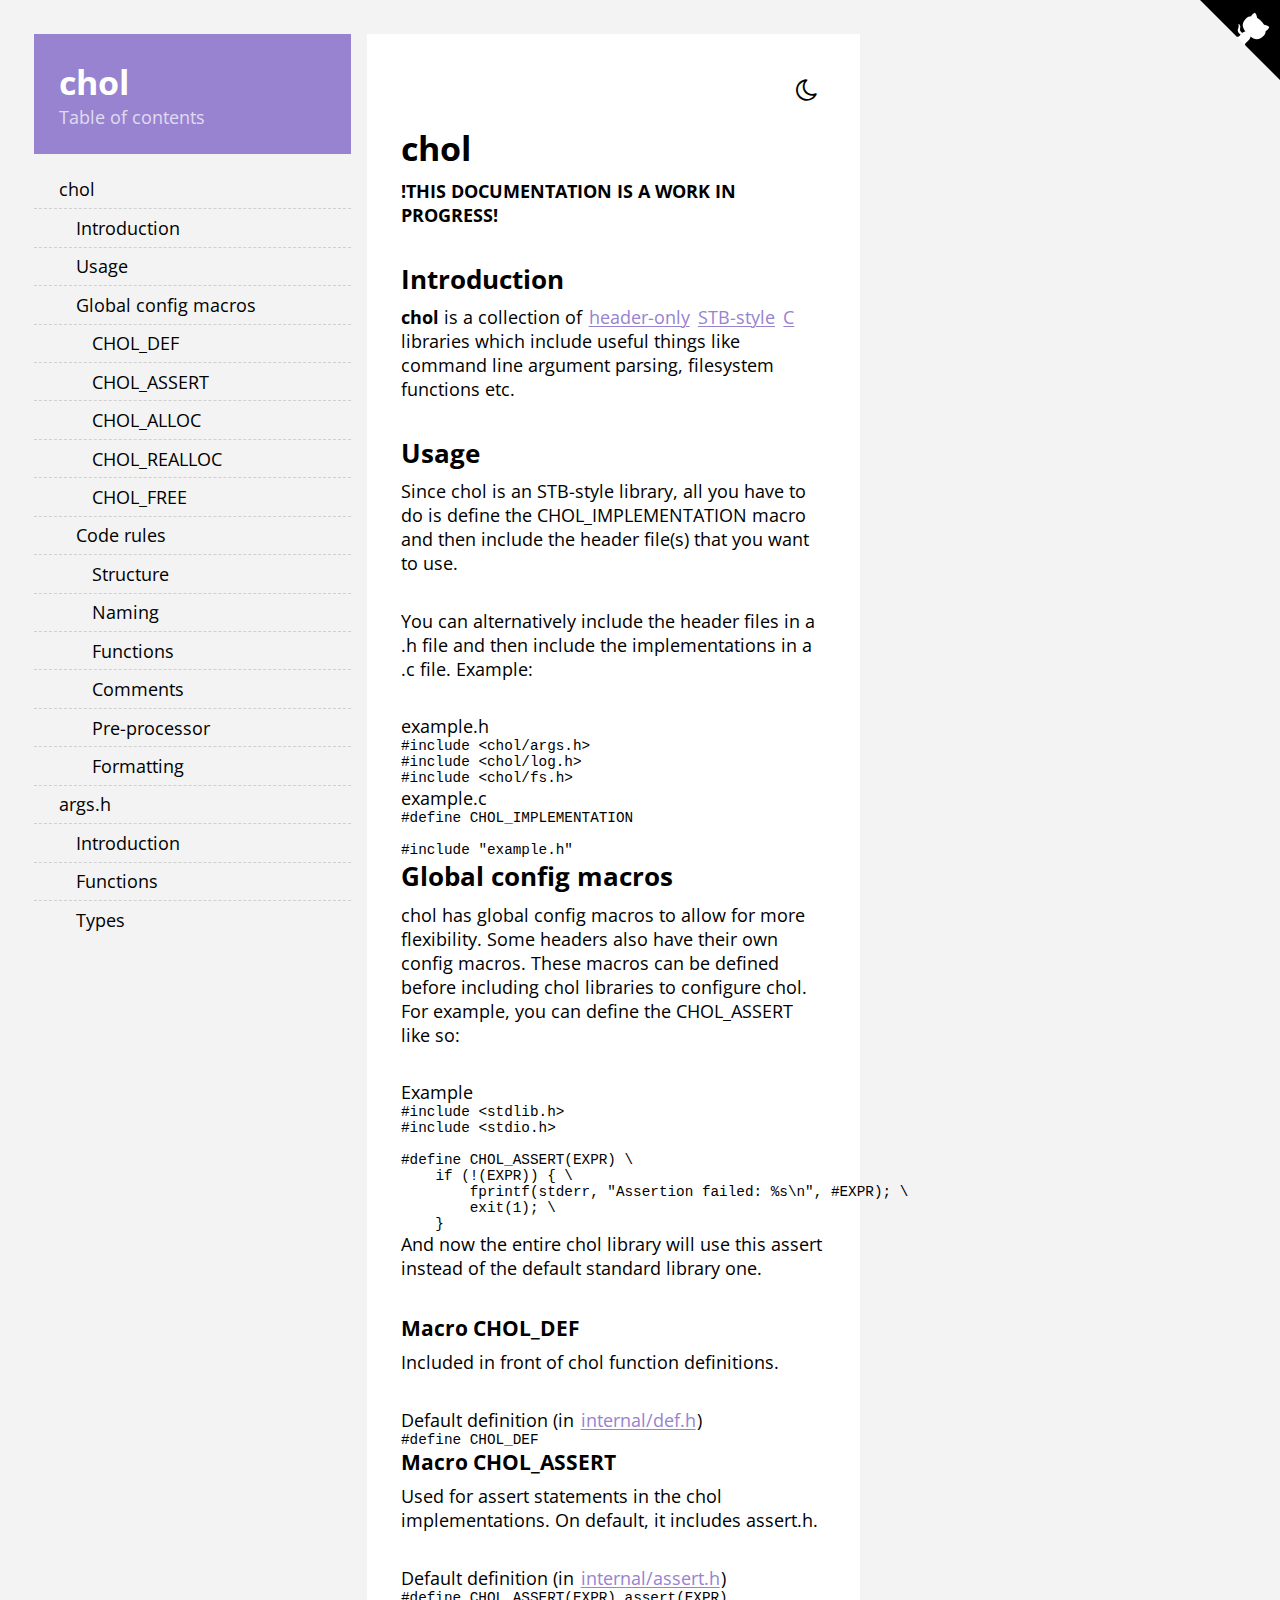
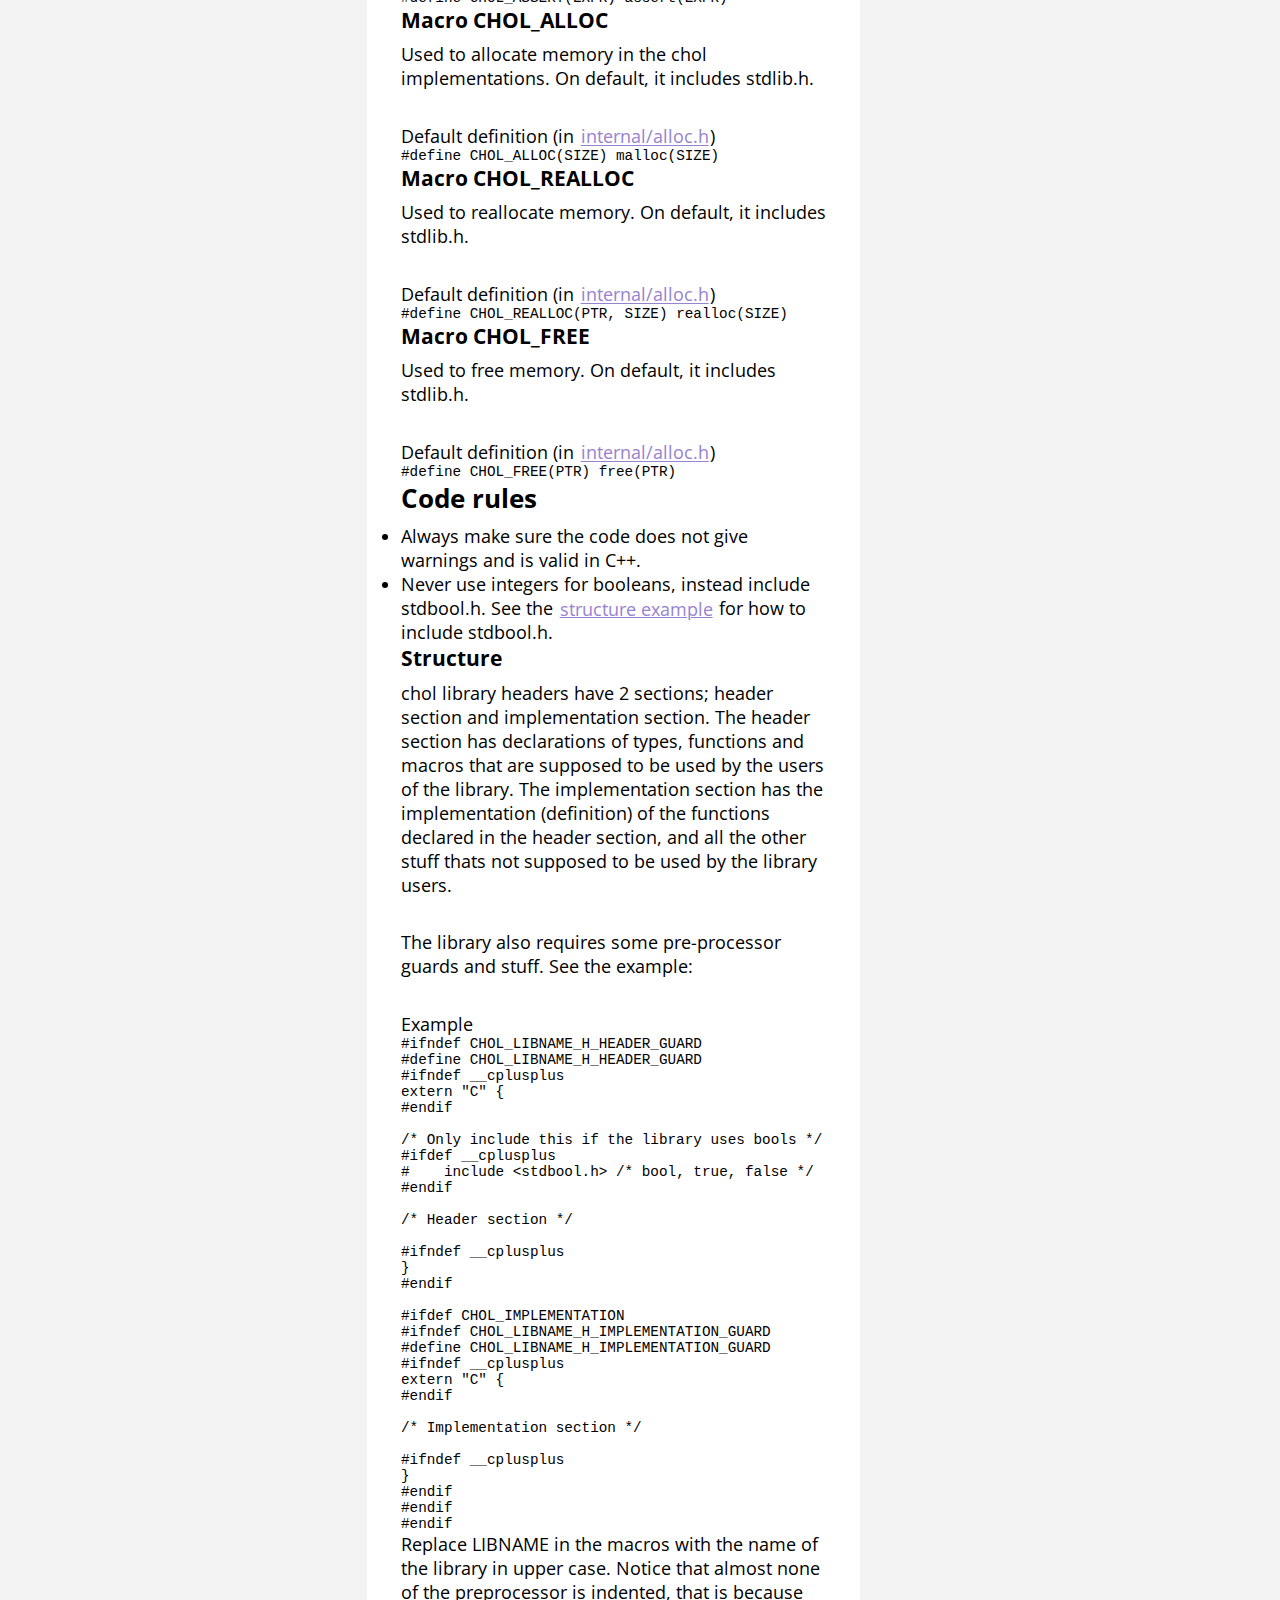
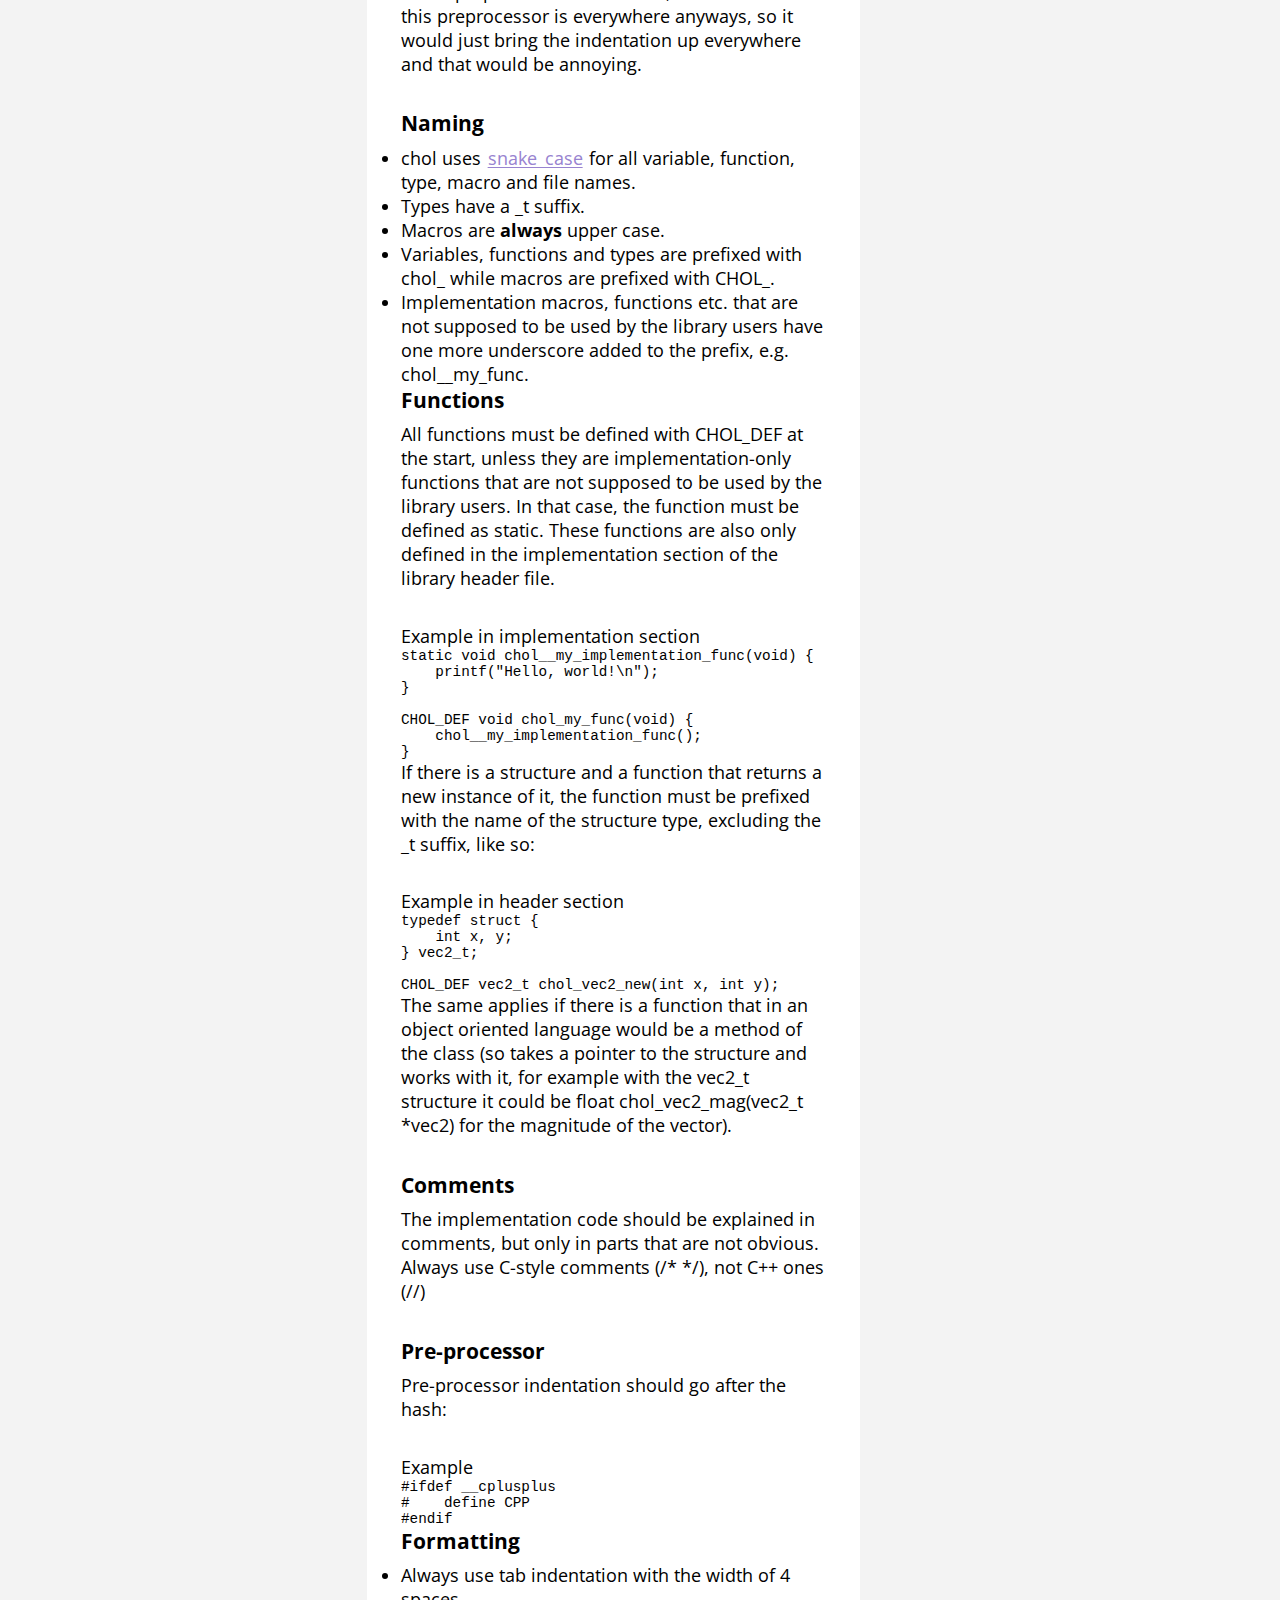
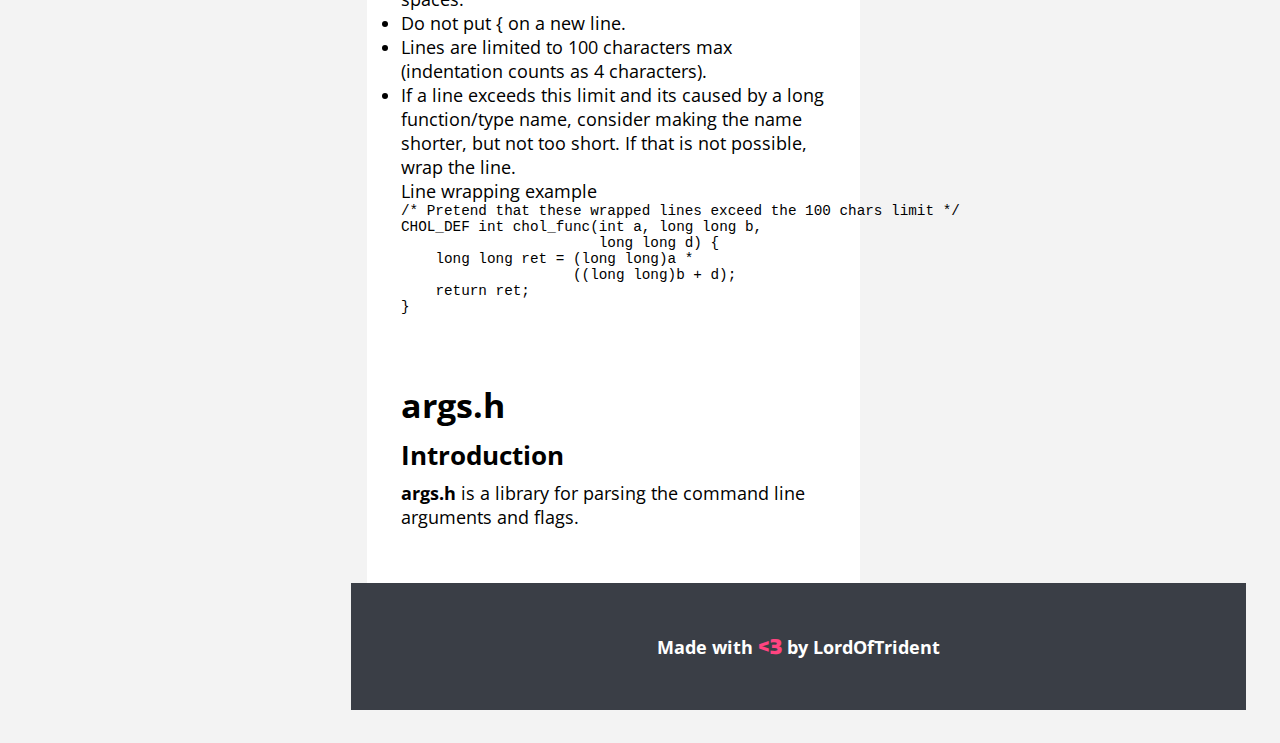
<file: docs/chol/index.html>
<!DOCTYPE html>
<html>
<head>
	<meta charset="utf-8">

	<title>chol | Documentation</title>
	<meta property="og:title" content="chol | Documentation">

	<meta name="description" content="chol documentation ">
	<meta property="og:description" content="Documentation template">

	<meta name="keywords" content="LordOfTrident, Trident, TR-ED, Trident Editor">
	<meta name="author" content="LordOfTrident">
	<meta name="viewport" content="width=device-width, initial-scale=1">
	<meta name="theme-color" content="#000000">
	<meta name="twitter:card" content="summary_large_image">

	<meta property="og:type" content="website">
	<meta property="og:site_name" content="LordOfTrident">
    <meta property="og:url" content="https://lordoftrident.github.io/docs/chol">

	<link rel="stylesheet" href="https://cdnjs.cloudflare.com/ajax/libs/font-awesome/4.7.0/css/font-awesome.min.css">
	<link href='https://fonts.googleapis.com/css?family=Open+Sans:400,600,300' rel='stylesheet' type='text/css'>

	<link rel="stylesheet" href="./theme.css">
	<link rel="stylesheet" href="../doc-site/style.css">
</head>

<body>
	<button id="back-to-top" onclick="backToTop()">
		<i class="icon fa fa-chevron-up fa-sm"></i>
	</button>

	<a href="https://github.com/" class="github-corner" target="_blank">
		<svg viewBox="0 0 250 250" aria-hidden="true">
			<path d="M0,0 L115,115 L130,115 L142,142 L250,250 L250,0 Z"></path>
			<path d="M128.3,109.0 C113.8,99.7 119.0,89.6 119.0,89.6 C122.0,82.7 120.5,78.6 120.5,78.6 C119.2,72.0 123.4,76.3 123.4,76.3 C127.3,80.9 125.5,87.3 125.5,87.3 C122.9,97.6 130.6,101.9 134.4,103.2" fill="currentColor" style="transform-origin: 130px 106px;" class="octo-arm"></path>
			<path d="M115.0,115.0 C114.9,115.1 118.7,116.5 119.8,115.4 L133.7,101.6 C136.9,99.2 139.9,98.4 142.2,98.6 C133.8,88.0 127.5,74.4 143.8,58.0 C148.5,53.4 154.0,51.2 159.7,51.0 C160.3,49.4 163.2,43.6 171.4,40.1 C171.4,40.1 176.1,42.5 178.8,56.2 C183.1,58.6 187.2,61.8 190.9,65.4 C194.5,69.0 197.7,73.2 200.1,77.6 C213.8,80.2 216.3,84.9 216.3,84.9 C212.7,93.1 206.9,96.0 205.4,96.6 C205.1,102.4 203.0,107.8 198.3,112.5 C181.9,128.9 168.3,122.5 157.7,114.1 C157.9,116.9 156.7,120.9 152.7,124.9 L141.0,136.5 C139.8,137.7 141.6,141.9 141.8,141.8 Z" fill="currentColor"></path>
		</svg>
	</a>

	<main id="site-main">
		<div class="doc-sidebar">
			<div class="doc-sidebar-fixed">
				<header class="doc-sidebar-header">
					<h1 class="doc-sidebar-title1">chol</h1>
					<p class="doc-sidebar-title2">Table of contents</p>
				</header>
				<nav class="doc-nav">
					<ul class="nav-doc-nest-1">
						<li>
							<a href="#chol">chol</a>
							<ul class="nav-doc-nest-2">
								<li>
									<a href="#chol-introduction">Introduction</a>
								</li>
								<li>
									<a href="#chol-usage">Usage</a>
								</li>
								<li>
									<a href="#chol-global-config-macros">Global config macros</a>
									<ul class="nav-doc-nest-3">
										<li>
											<a href="#chol-CHOL_DEF"><span class="inline-code">CHOL_DEF</span></a>
										</li>
										<li>
											<a href="#chol-CHOL_ASSERT"><span class="inline-code">CHOL_ASSERT</span></a>
										</li>
										<li>
											<a href="#chol-CHOL_ALLOC"><span class="inline-code">CHOL_ALLOC</span></a>
										</li>
										<li>
											<a href="#chol-CHOL_REALLOC"><span class="inline-code">CHOL_REALLOC</span></a>
										</li>
										<li>
											<a href="#chol-CHOL_FREE"><span class="inline-code">CHOL_FREE</span></a>
										</li>
									</ul>
								</li>
								<li>
									<a href="#chol-rules">Code rules</a>
									<ul class="nav-doc-nest-3">
										<li>
											<a href="#chol-rules-structure">Structure</a>
										</li>
										<li>
											<a href="#chol-rules-naming">Naming</a>
										</li>
										<li>
											<a href="#chol-rules-funcs">Functions</a>
										</li>
										<li>
											<a href="#chol-rules-comments">Comments</a>
										</li>
										<li>
											<a href="#chol-rules-preproc">Pre-processor</a>
										</li>
										<li>
											<a href="#chol-rules-formatting">Formatting</a>
										</li>
									</ul>
								</li>
							</ul>
						</li>
						<li>
							<a href="#args-h">args.h</a>
							<ul class="nav-doc-nest-2">
								<li>
									<a href="#args-h-introduction">Introduction</a>
								</li>
								<li>
									<a href="#args-h-functions">Functions</a>
								</li>
								<li>
									<a href="#args-h-types">Types</a>
								</li>
							</ul>
						</li>
					</ul>
				</nav>
			</div>
		</div>

		<div class="doc-page">
			<div class="doc-content">
				<button class="theme" id="dark-theme" onclick="setTheme('dark')">
					<i class="icon fa fa-moon-o fa-sm"></i>
				</button>
				<button class="theme" id="light-theme" onclick="setTheme('light')">
					<i class="icon fa fa-sun-o fa-sm"></i>
				</button>
				<div class="clearfix"></div>

				<div class="container">
					<section class="doc-section">
						<h1 id="chol">chol</h1>
						<p>
							<b>!THIS DOCUMENTATION IS A WORK IN PROGRESS!</b>
						</p>

						<h2 id="chol-introduction">Introduction</h2>
						<p>
							<b>chol</b> is a collection of <a href="https://en.wikipedia.org/wiki/Header-only" target="_blank">header-only</a>
							<a href="https://github.com/nothings/stb" target="_blank">STB-style</a> <a href="https://en.wikipedia.org/wiki/C_(programming_language)" target="_blank">C</a>
							libraries which include useful things like command line argument parsing, filesystem functions etc.
						</p>

						<h2 id="chol-usage">Usage</h2>
						<p>
							Since chol is an STB-style library, all you have to do is define the <span class="inline-code">CHOL_IMPLEMENTATION</span>
							macro and then include the header file(s) that you want to use.
						</p>

						<p>
							You can alternatively include the header files in a .h file and then include the implementations in a .c file. Example:
						</p>

						<div class="code">
							<header class="code-header">
								<p>example.h</p>
							</header>
							<pre class="code-content"><span class="code-line"><span class="tok tok-preproc">#include</span> <span class="tok tok-str">&lt;chol/args.h></span></span>
<span class="code-line"><span class="tok tok-preproc">#include</span> <span class="tok tok-str">&lt;chol/log.h></span></span>
<span class="code-line"><span class="tok tok-preproc">#include</span> <span class="tok tok-str">&lt;chol/fs.h></span></span></pre>
						</div>

						<div class="code">
							<header class="code-header">
								<p>example.c</p>
							</header>
							<pre class="code-content"><span class="code-line"><span class="tok tok-preproc">#define</span> CHOL_IMPLEMENTATION</span>
<span class="code-line"></span>
<span class="code-line"><span class="tok tok-preproc">#include</span> <span class="tok tok-str">"example.h"</span></span></pre>
						</div>

						<h2 id="chol-global-config-macros">Global config macros</h2>
						<p>
							chol has global config macros to allow for more flexibility. Some headers also have
							their own config macros. These macros can be defined before including chol libraries to configure chol. For example, you can define
							the <span class="inline-code">CHOL_ASSERT</span> like so:
						</p>

						<div class="code">
							<header class="code-header">
								<p>Example</p>
							</header>
							<pre class="code-content"><span class="code-line"><span class="tok tok-preproc">#include</span> <span class="tok tok-str">&lt;stdlib.h></span></span>
<span class="code-line"><span class="tok tok-preproc">#include</span> <span class="tok tok-str">&lt;stdio.h></span></span>
<span class="code-line"></span>
<span class="code-line"><span class="tok tok-preproc">#define</span> CHOL_ASSERT(EXPR) \</span>
<span class="code-line">    <span class="tok tok-keyword">if</span> (!(EXPR)) { \</span>
<span class="code-line">        fprintf(stderr, <span class="tok tok-str">"Assertion failed: <span class="tok tok-escape">%s\n</span>"</span>, #EXPR); \</span>
<span class="code-line">        exit(<span class="tok tok-num">1</span>); \</span>
<span class="code-line">    }</span></pre>
						</div>

						<p>
							And now the entire chol library will use this assert instead of the default standard library one.
						</p>

						<h3 id="chol-CHOL_DEF">Macro <span class="inline-code">CHOL_DEF</span></h3>
						<p>
							Included in front of chol function definitions.
						</p>

						<div class="code">
							<header class="code-header">
								<p>Default definition (in <a href="https://github.com/LordOfTrident/chol/tree/main/internal/def.h" target="_blank">internal/def.h</a>)</p>
							</header>
							<pre class="code-content"><span class="tok tok-preproc">#define</span> CHOL_DEF</pre>
						</div>

						<h3 id="chol-CHOL_ASSERT">Macro <span class="inline-code">CHOL_ASSERT</span></h3>
						<p>
							Used for assert statements in the chol implementations. On default, it includes
							<span class="inline-code">assert.h</span>.
						</p>

						<div class="code">
							<header class="code-header">
								<p>Default definition (in <a href="https://github.com/LordOfTrident/chol/tree/main/internal/assert.h" target="_blank">internal/assert.h</a>)</p>
							</header>
							<pre class="code-content"><span class="tok tok-preproc">#define</span> CHOL_ASSERT(EXPR) assert(EXPR)</pre>
						</div>

						<h3 id="chol-CHOL_ALLOC">Macro <span class="inline-code">CHOL_ALLOC</span></h3>
						<p>
							Used to allocate memory in the chol implementations. On default, it includes
							<span class="inline-code">stdlib.h</span>.
						</p>

						<div class="code">
							<header class="code-header">
								<p>Default definition (in <a href="https://github.com/LordOfTrident/chol/tree/main/internal/alloc.h" target="_blank">internal/alloc.h</a>)</p>
							</header>
							<pre class="code-content"><span class="tok tok-preproc">#define</span> CHOL_ALLOC(SIZE) malloc(SIZE)</pre>
						</div>

						<h3 id="chol-CHOL_REALLOC">Macro <span class="inline-code">CHOL_REALLOC</span></h3>
						<p>
							Used to reallocate memory. On default, it includes
							<span class="inline-code">stdlib.h</span>.
						</p>

						<div class="code">
							<header class="code-header">
								<p>Default definition (in <a href="https://github.com/LordOfTrident/chol/tree/main/internal/alloc.h" target="_blank">internal/alloc.h</a>)</p>
							</header>
							<pre class="code-content"><span class="tok tok-preproc">#define</span> CHOL_REALLOC(PTR, SIZE) realloc(SIZE)</pre>
						</div>

						<h3 id="chol-CHOL_FREE">Macro <span class="inline-code">CHOL_FREE</span></h3>
						<p>
							Used to free memory. On default, it includes
							<span class="inline-code">stdlib.h</span>.
						</p>

						<div class="code">
							<header class="code-header">
								<p>Default definition (in <a href="https://github.com/LordOfTrident/chol/tree/main/internal/alloc.h" target="_blank">internal/alloc.h</a>)</p>
							</header>
							<pre class="code-content"><span class="tok tok-preproc">#define</span> CHOL_FREE(PTR) free(PTR)</pre>
						</div>

						<h2 id="chol-rules">Code rules</h2>
						<ul>
							<li><p>
								Always make sure the code does not give warnings and is valid in C++.
							</p></li>
							<li><p>
								Never use integers for booleans, instead include <span class="inline-code">stdbool.h</span>. See the <a href="#chol-rules-structure">structure example</a> for how to include <span class="inline-code">stdbool.h</span>.
							</p></li>
						</ul>

						<h3 id="chol-rules-structure">Structure</h3>
						<p>
							chol library headers have 2 sections; header section and implementation section. The header
							section has declarations of types, functions and macros that are supposed to be used by the
							users of the library. The implementation section has the implementation (definition) of the
							functions declared in the header section, and all the other stuff thats not supposed to be used
							by the library users.
						</p>

						<p>
							The library also requires some pre-processor guards and stuff. See the example:
						</p>

						<div class="code">
							<header class="code-header">
								<p>Example</p>
							</header>
							<pre class="code-content"><span class="code-line"><span class="tok tok-preproc">#ifndef</span> CHOL_LIBNAME_H_HEADER_GUARD</span>
<span class="code-line"><span class="tok tok-preproc">#define</span> CHOL_LIBNAME_H_HEADER_GUARD</span>
<span class="code-line"><span class="tok tok-preproc">#ifndef</span> __cplusplus</span>
<span class="code-line"><span class="tok tok-keyword">extern</span> <span class="tok tok-str">"C"</span> {</span>
<span class="code-line"><span class="tok tok-preproc">#endif</span></span>
<span class="code-line"></span>
<span class="code-line"><span class="tok tok-comment">/* Only include this if the library uses bools */</span></span>
<span class="code-line"><span class="tok tok-preproc">#ifdef</span> __cplusplus</span>
<span class="code-line"><span class="tok tok-preproc">#    include</span> <span class="tok tok-str">&lt;stdbool.h></span> <span class="tok tok-comment">/* bool, true, false */</span></span>
<span class="code-line"><span class="tok tok-preproc">#endif</span></span>
<span class="code-line"></span>
<span class="code-line"><span class="tok tok-comment">/* Header section */</span></span>
<span class="code-line"></span>
<span class="code-line"><span class="tok tok-preproc">#ifndef</span> __cplusplus</span>
<span class="code-line">}</span>
<span class="code-line"><span class="tok tok-preproc">#endif</span></span>
<span class="code-line"></span>
<span class="code-line"><span class="tok tok-preproc">#ifdef</span> CHOL_IMPLEMENTATION</span>
<span class="code-line"><span class="tok tok-preproc">#ifndef</span> CHOL_LIBNAME_H_IMPLEMENTATION_GUARD</span>
<span class="code-line"><span class="tok tok-preproc">#define</span> CHOL_LIBNAME_H_IMPLEMENTATION_GUARD</span>
<span class="code-line"><span class="tok tok-preproc">#ifndef</span> __cplusplus</span>
<span class="code-line"><span class="tok tok-keyword">extern</span> <span class="tok tok-str">"C"</span> {</span>
<span class="code-line"><span class="tok tok-preproc">#endif</span></span>
<span class="code-line"></span>
<span class="code-line"><span class="tok tok-comment">/* Implementation section */</span></span>
<span class="code-line"></span>
<span class="code-line"><span class="tok tok-preproc">#ifndef</span> __cplusplus</span>
<span class="code-line">}</span>
<span class="code-line"><span class="tok tok-preproc">#endif</span></span>
<span class="code-line"><span class="tok tok-preproc">#endif</span></span>
<span class="code-line"><span class="tok tok-preproc">#endif</span></span></pre>
						</div>

						<p>
							Replace <span class="inline-code">LIBNAME</span> in the macros with the name of the library
							in upper case. Notice that almost none of the preprocessor is indented, that is because this preprocessor
							is everywhere anyways, so it would just bring the indentation up everywhere and that would be annoying.
						</p>

						<h3 id="chol-rules-naming">Naming</h3>
						<ul>
							<li><p>
								chol uses <a href="https://en.wikipedia.org/wiki/Snake_case" target="_blank">snake_case</a> for all variable, function, type, macro and file names.
							</p></li>
							<li><p>
								Types have a <span class="inline-code">_t</span> suffix.
							</p></li>
							<li><p>
								Macros are <b>always</b> upper case.
							</p></li>
							<li><p>
								Variables, functions and types are prefixed with <span class="inline-code">chol_</span> while macros are prefixed with <span class="inline-code">CHOL_</span>.
							</p></li>
							<li><p>
								Implementation macros, functions etc. that are not supposed to be used by the library users have one more underscore added to the prefix, e.g. <span class="inline-code">chol__my_func</span>.
							</p></li>
						</ul>

						<h3 id="chol-rules-funcs">Functions</h3>
						<p>
							All functions must be defined with <span class="inline-code">CHOL_DEF</span> at the start, unless they are
							implementation-only functions that are not supposed to be used by the library users. In that case, the function must
							be defined as static. These functions are also only defined in the implementation section of the library header file.
						</p>

						<div class="code">
							<header class="code-header">
								<p>Example in implementation section</p>
							</header>
							<pre class="code-content"><span class="code-line"><span class="tok tok-keyword">static void</span> chol__my_implementation_func(<span class="tok tok-keyword">void</span>) {</span>
<span class="code-line">    printf(<span class="tok tok-str">"Hello, world!<span class="tok tok-escape">\n</span>"</span>);</span>
<span class="code-line">}</span>
<span class="code-line"></span>
<span class="code-line">CHOL_DEF <span class="tok tok-keyword">void</span> chol_my_func(<span class="tok tok-keyword">void</span>) {</span>
<span class="code-line">    chol__my_implementation_func();</span>
<span class="code-line">}</span></pre>
						</div>

						<p>
							If there is a structure and a function that returns a new instance of it,
							the function must be prefixed with the name of the structure type, excluding
							the <span class="inline-code">_t</span> suffix, like so:
						</p>

						<div class="code">
							<header class="code-header">
								<p>Example in header section</p>
							</header>
							<pre class="code-content"><span class="code-line"><span class="tok tok-keyword">typedef struct</span> {</span>
<span class="code-line">    <span class="tok tok-keyword">int</span> x, y;</span>
<span class="code-line">} vec2_t;</span>
<span class="code-line"></span>
<span class="code-line">CHOL_DEF vec2_t chol_vec2_new(<span class="tok tok-keyword">int</span> x, <span class="tok tok-keyword">int</span> y);</span></pre>
						</div>

						<p>
							The same applies if there is a function that in an object oriented language would be a method of the class
							(so takes a pointer to the structure and works with it, for example with the <span class="inline-code">vec2_t</span> structure it could be
							<span class="inline-code">float chol_vec2_mag(vec2_t *vec2)</span> for the magnitude of the vector).
						</p>

						<h3 id="chol-rules-comments">Comments</h3>
						<p>
							The implementation code should be explained in comments, but only in parts that are not obvious. Always use C-style
							comments (<span class="inline-code">/* */</span>), not C++ ones (<span class="inline-code">//</span>)
						</p>

						<h3 id="chol-rules-preproc">Pre-processor</h3>
						<p>
							Pre-processor indentation should go after the hash:
						</p>

						<div class="code">
							<header class="code-header">
								<p>Example</p>
							</header>
							<pre class="code-content"><span class="code-line"><span class="tok tok-preproc">#ifdef</span> __cplusplus</span>
<span class="code-line"><span class="tok tok-preproc">#    define</span> CPP</span>
<span class="code-line"><span class="tok tok-preproc">#endif</span></span></pre>
						</div>

						<h3 id="chol-rules-formatting">Formatting</h3>
						<ul>
							<li><p>
								Always use tab indentation with the width of 4 spaces.
							</p></li>
							<li><p>
								Do not put <span class="inline-code">{</span> on a new line.
							</p></li>
							<li><p>
								Lines are limited to 100 characters max (indentation counts as 4 characters).
							</p></li>
							<li><p>
								If a line exceeds this limit and its caused by a long function/type name, consider making the name shorter, but not too short.
								If that is not possible, wrap the line.</a>

							</p></li>
						</ul>

						<div class="code">
							<header class="code-header">
								<p>Line wrapping example</p>
							</header>
							<pre class="code-content"><span class="code-line"><span class="tok tok-comment">/* Pretend that these wrapped lines exceed the 100 chars limit */</span></span>
<span class="code-line">CHOL_DEF <span class="tok tok-keyword">int</span> chol_func(<span class="tok tok-keyword">int</span> a, <span class="tok tok-keyword">long long</span> b, </span>
<span class="code-line">                       <span class="tok tok-keyword">long long</span> d) {</span>
<span class="code-line">    <span class="tok tok-keyword">long long</span> ret = (<span class="tok tok-keyword">long long</span>)a *</span>
<span class="code-line">                    ((<span class="tok tok-keyword">long long</span>)b + d);</span>
<span class="code-line">    <span class="tok tok-keyword">return</span> ret;</span>
<span class="code-line">}</span>
</pre>
						</div>

					</section>
					<section class="doc-section">
						<h1 id="args-h">args.h</h1>
						<h2 id="args-h-introduction">Introduction</h2>
						<p>
							<b>args.h</b> is a library for parsing the command line arguments and flags.
						</p>
					</section>
				</div>
			</div>

			<footer id="site-footer">
				<p>Made with <span class="heart"><3</span> by LordOfTrident</p>
			</footer>
		</div>
	</main>

	<script src="../doc-site/script.js"></script>
</body>
</html>
</file>
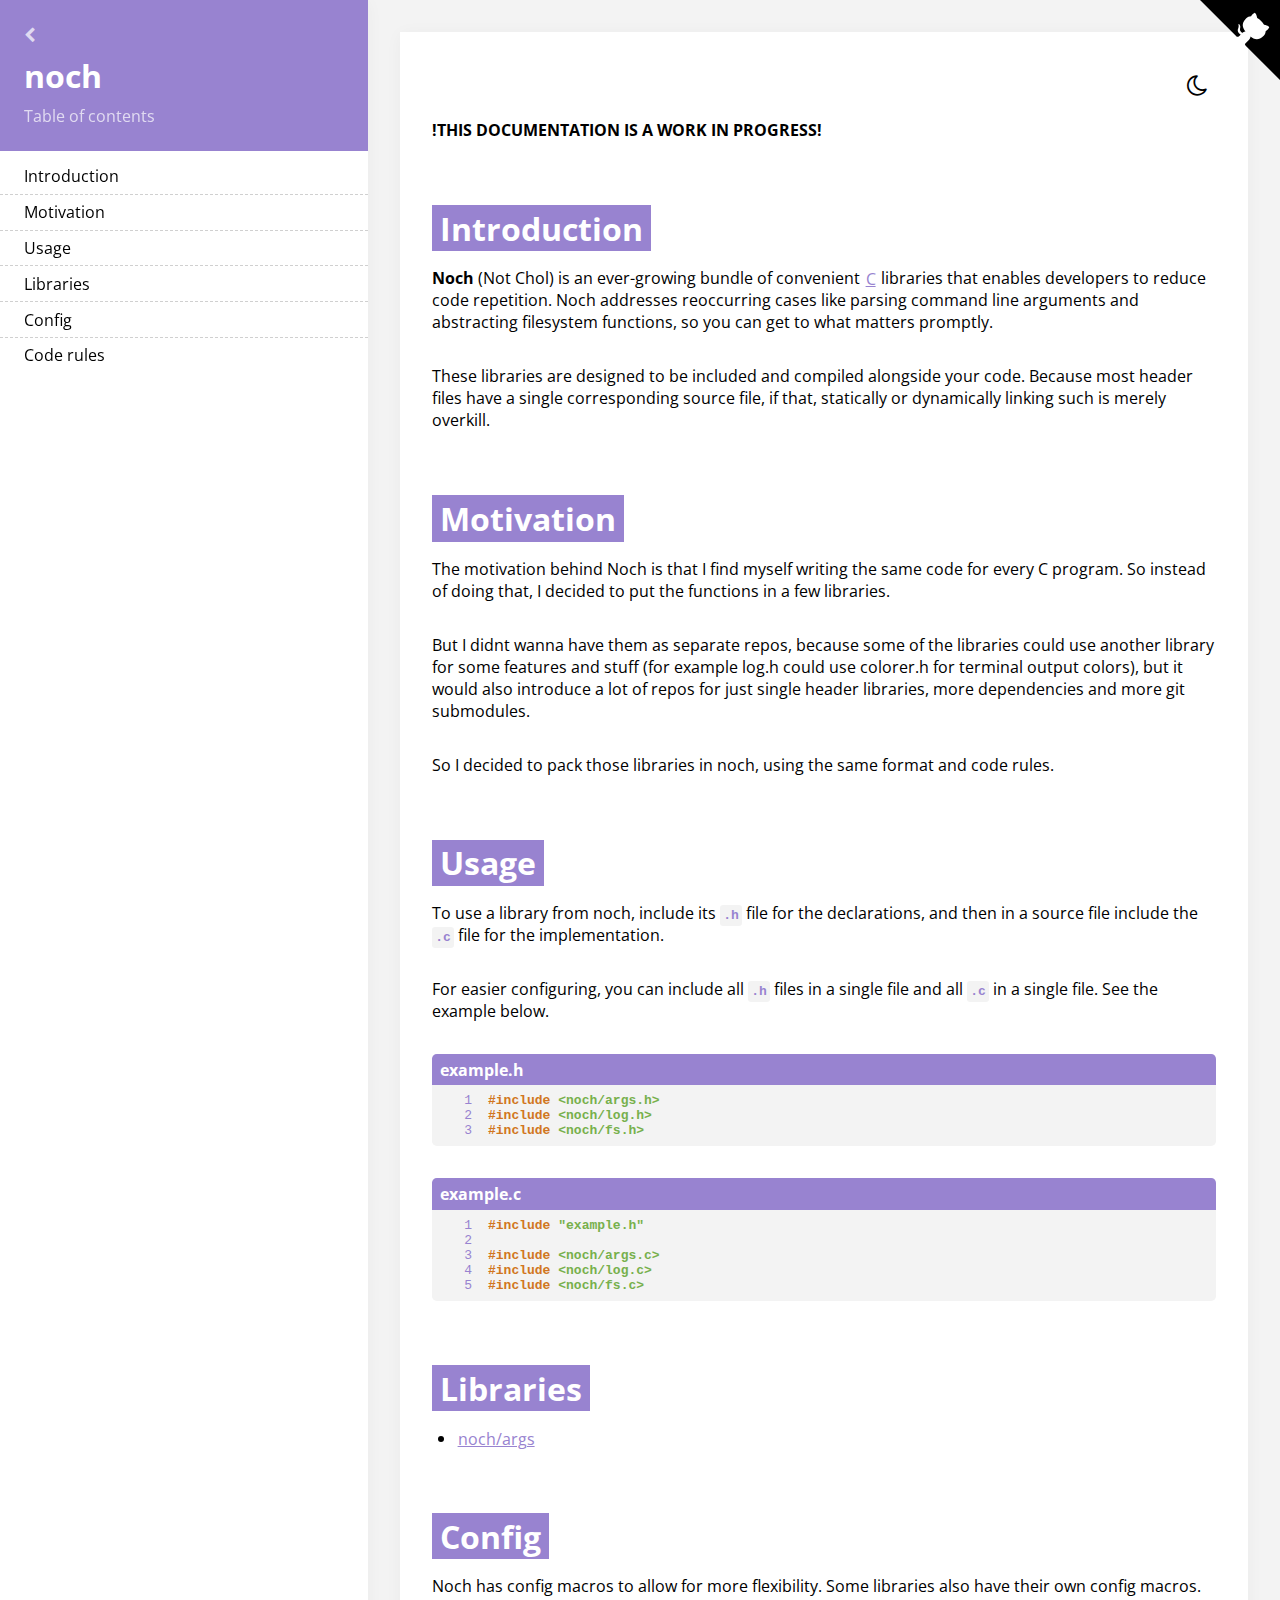
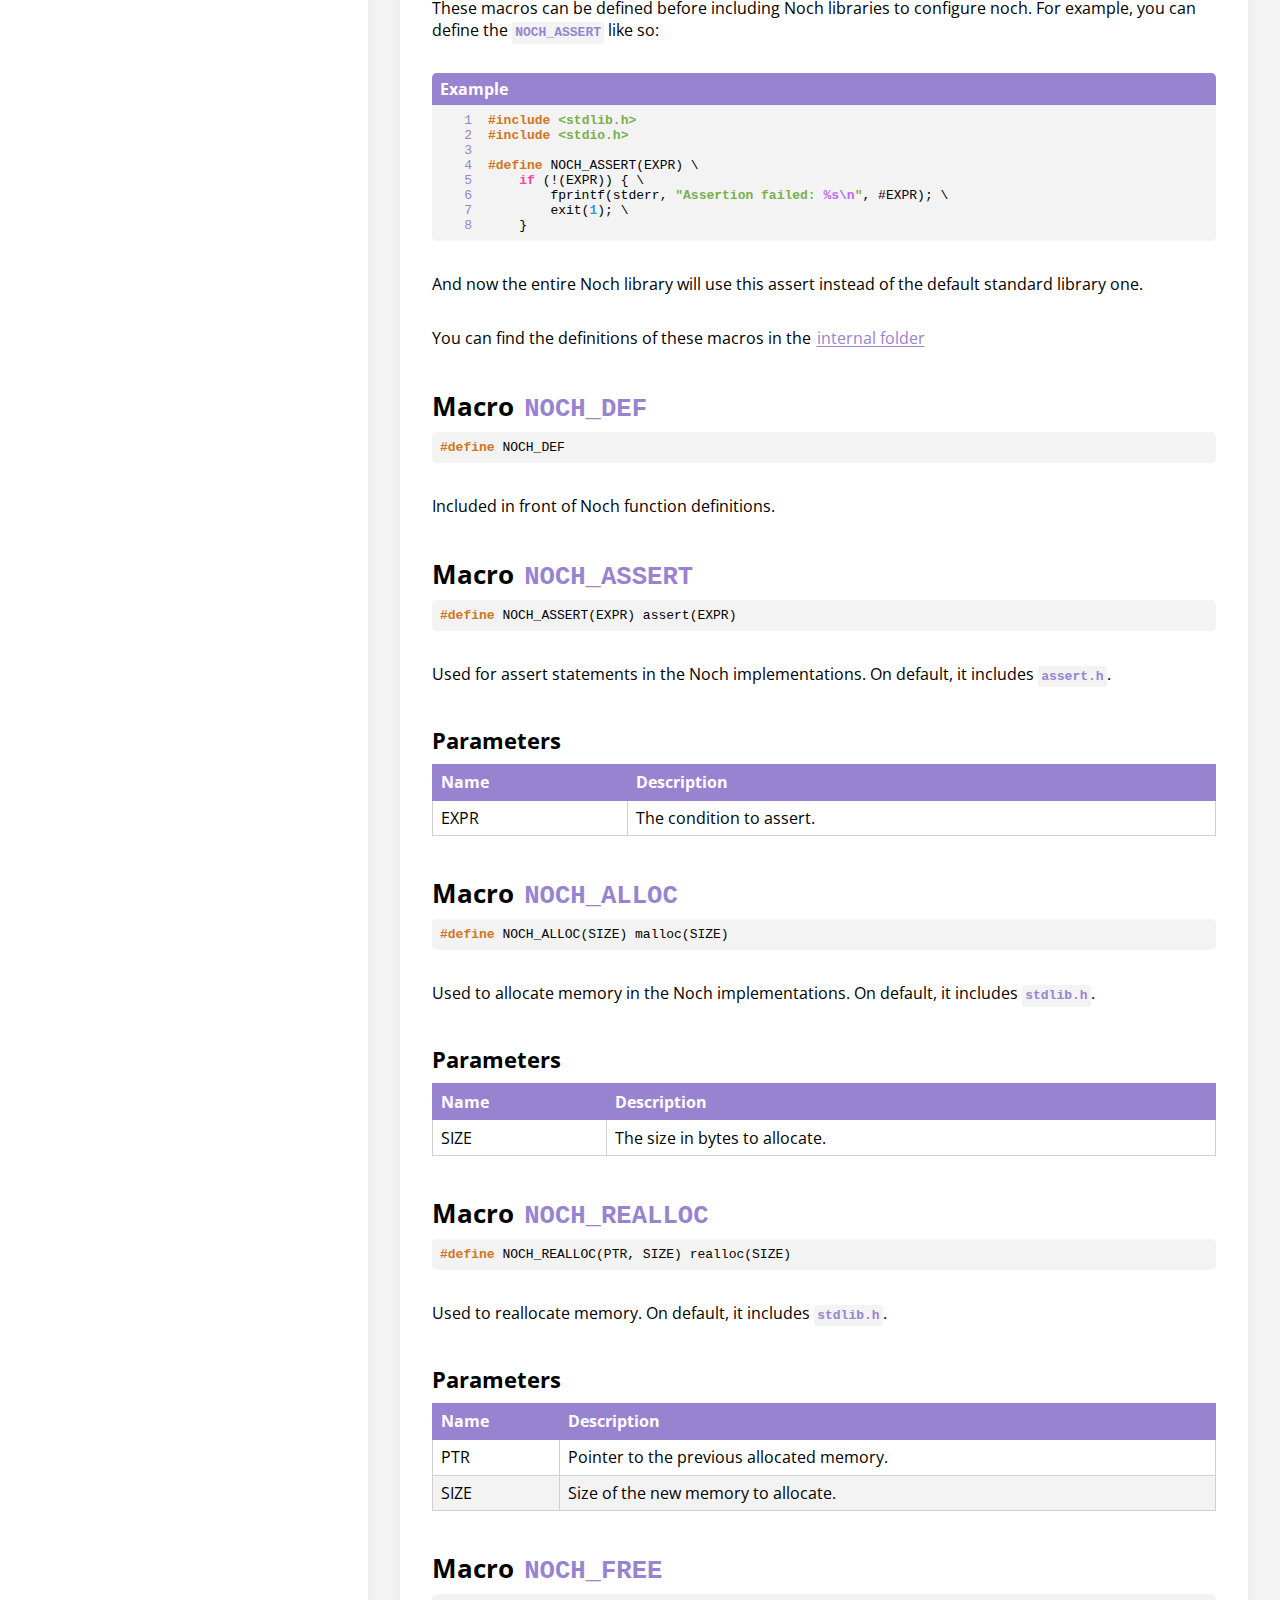
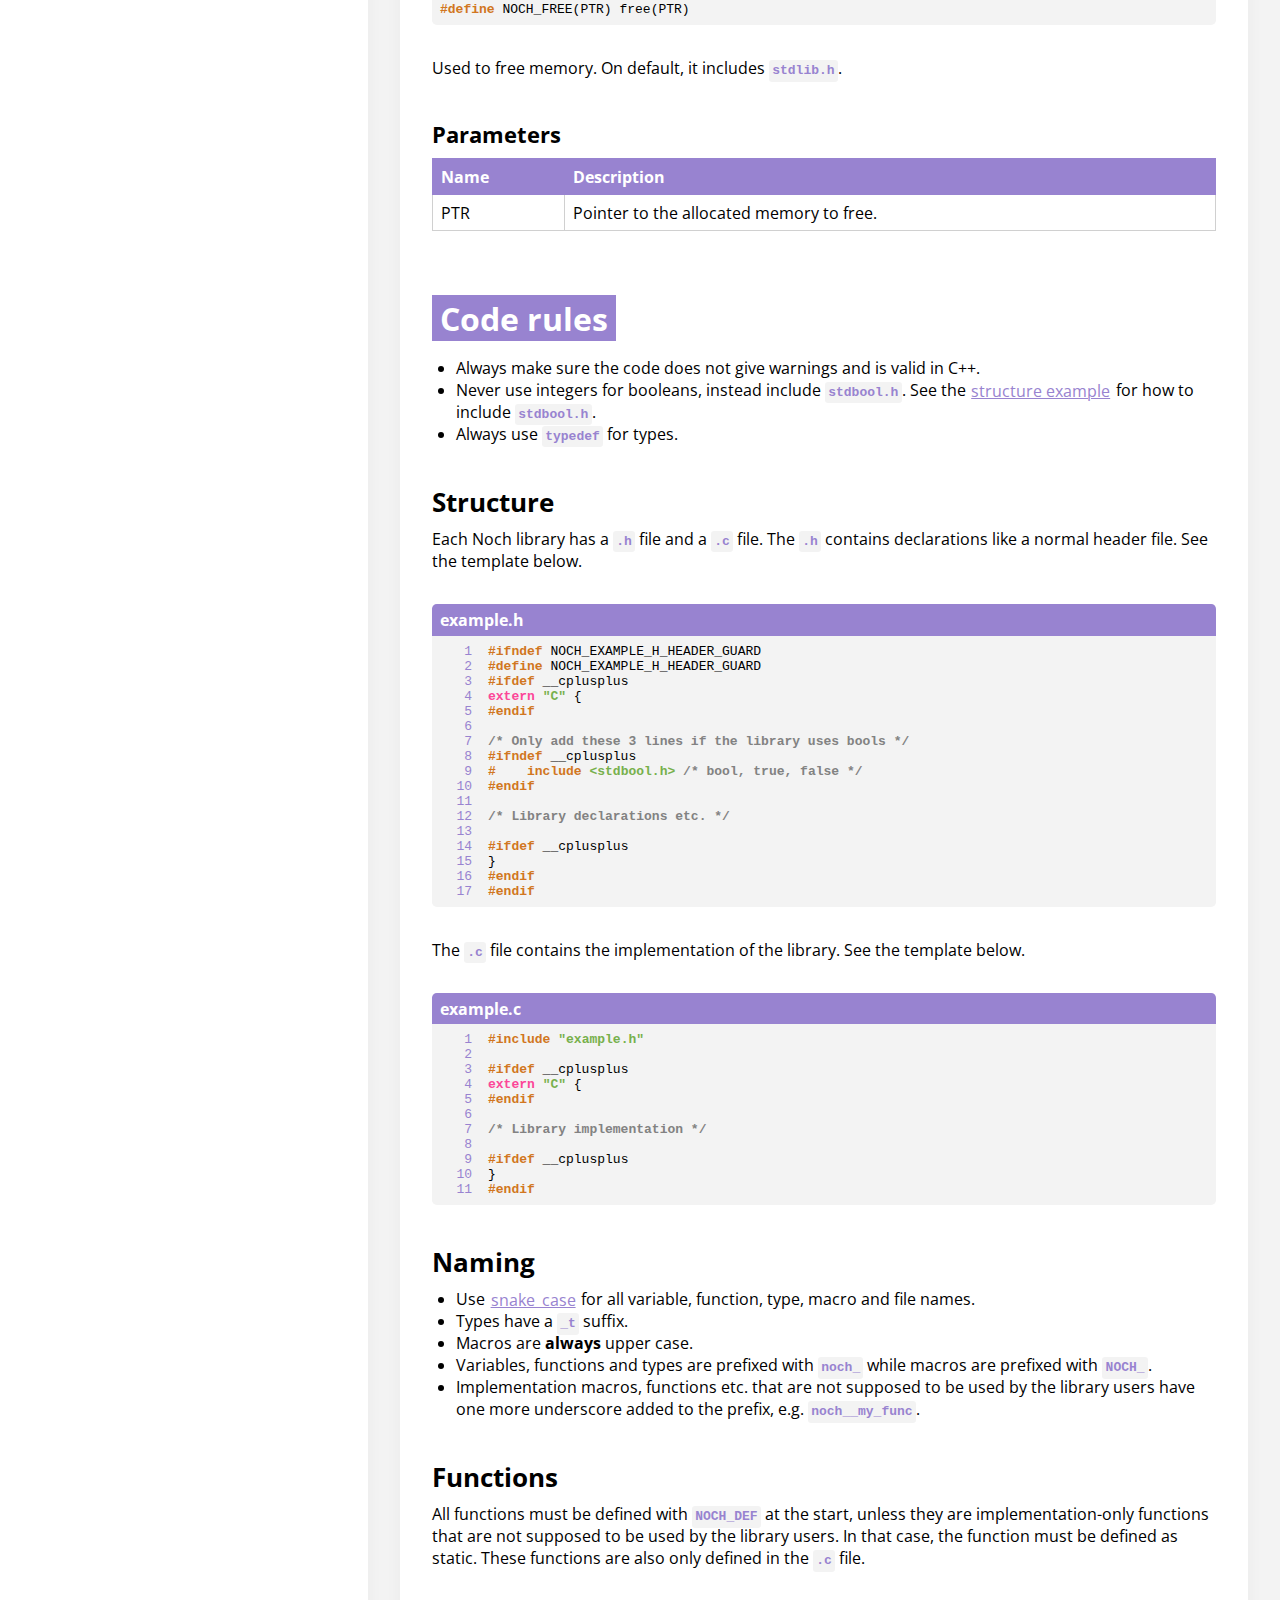
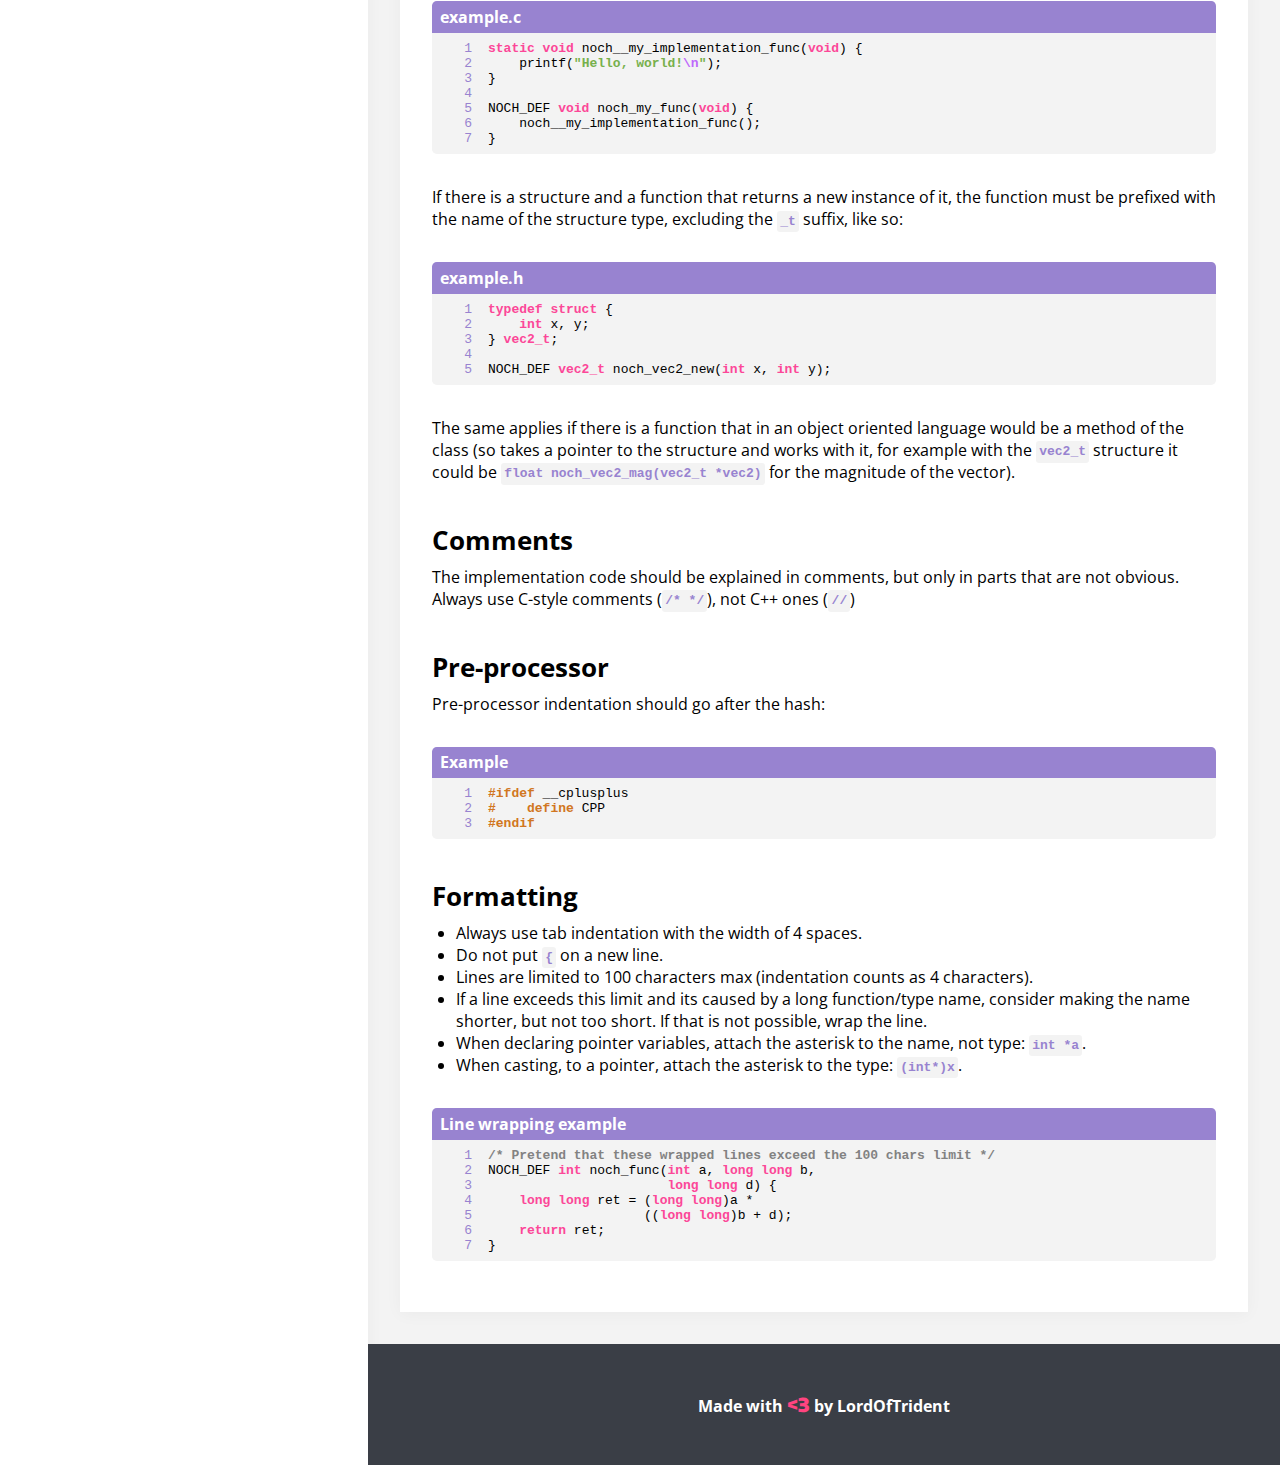
<file: docs/noch/index.html>
<!DOCTYPE html>
<html>
<head>
	<meta charset="utf-8">

	<title>Noch | Documentation</title>
	<meta property="og:title" content="Noch | Documentation">

	<meta name="description" content="Noch documentation">
	<meta property="og:description" content="Documentation template">

	<meta name="keywords" content="LordOfTrident, Trident, TR-ED, Trident Editor">
	<meta name="author" content="LordOfTrident">
	<meta name="viewport" content="width=device-width, initial-scale=1">
	<meta name="theme-color" content="#9883d0">
	<meta name="twitter:card" content="summary_large_image">

	<meta property="og:type" content="website">
	<meta property="og:site_name" content="LordOfTrident">
    <meta property="og:url" content="https://lordoftrident.github.io/docs/noch">
    <meta property="og:image" content="/res/imgs/noch.png">

	<link rel="stylesheet" href="https://cdnjs.cloudflare.com/ajax/libs/font-awesome/4.7.0/css/font-awesome.min.css">
	<link href='https://fonts.googleapis.com/css?family=Open+Sans:400,600,300' rel='stylesheet' type='text/css'>

	<link rel="stylesheet" href="./theme.css">
	<link rel="stylesheet" href="/docs/base/style.css">
</head>

<body>
	<button id="back-to-top" onclick="backToTop()">
		<i class="icon fa fa-chevron-up fa-sm"></i>
	</button>

	<a href="https://github.com/lordoftrident/noch" class="github-corner" target="_blank">
		<svg viewBox="0 0 250 250" aria-hidden="true">
			<path d="M0,0 L115,115 L130,115 L142,142 L250,250 L250,0 Z"></path>
			<path d="M128.3,109.0 C113.8,99.7 119.0,89.6 119.0,89.6 C122.0,82.7 120.5,78.6 120.5,78.6 C119.2,72.0 123.4,76.3 123.4,76.3 C127.3,80.9 125.5,87.3 125.5,87.3 C122.9,97.6 130.6,101.9 134.4,103.2" fill="currentColor" style="transform-origin: 130px 106px;" class="octo-arm"></path>
			<path d="M115.0,115.0 C114.9,115.1 118.7,116.5 119.8,115.4 L133.7,101.6 C136.9,99.2 139.9,98.4 142.2,98.6 C133.8,88.0 127.5,74.4 143.8,58.0 C148.5,53.4 154.0,51.2 159.7,51.0 C160.3,49.4 163.2,43.6 171.4,40.1 C171.4,40.1 176.1,42.5 178.8,56.2 C183.1,58.6 187.2,61.8 190.9,65.4 C194.5,69.0 197.7,73.2 200.1,77.6 C213.8,80.2 216.3,84.9 216.3,84.9 C212.7,93.1 206.9,96.0 205.4,96.6 C205.1,102.4 203.0,107.8 198.3,112.5 C181.9,128.9 168.3,122.5 157.7,114.1 C157.9,116.9 156.7,120.9 152.7,124.9 L141.0,136.5 C139.8,137.7 141.6,141.9 141.8,141.8 Z" fill="currentColor"></path>
		</svg>
	</a>

	<main id="site-main">
		<div class="doc-sidebar">
			<div class="doc-sidebar-fixed">
				<header class="doc-sidebar-header">
					<a class="doc-sidebar-back" href="../"><i class="icon fa fa-chevron-left fa-sm"></i></a>
					<h1 class="doc-sidebar-title">noch</h1>
					<p class="doc-sidebar-desc">Table of contents</p>
				</header>
				<nav class="doc-nav">
					<ul class="nav-doc-nest-1">
						<li>
							<a href="#introduction">Introduction</a>
						</li>
						<li>
							<a href="#motivation">Motivation</a>
						</li>
						<li>
							<a href="#usage">Usage</a>
						</li>
						<li>
							<a href="#libraries">Libraries</a>
							<ul class="nav-doc-nest-2">
								<li>
									<a href="/docs/noch/args">noch/args</a>
								</li>
							</ul>
						</li>
						<li>
							<a href="#config">Config</a>
							<ul class="nav-doc-nest-2">
								<li>
									<a href="#NOCH_DEF"><span class="inline-code">NOCH_DEF</span></a>
								</li>
								<li>
									<a href="#NOCH_ASSERT"><span class="inline-code">NOCH_ASSERT</span></a>
								</li>
								<li>
									<a href="#NOCH_ALLOC"><span class="inline-code">NOCH_ALLOC</span></a>
								</li>
								<li>
									<a href="#NOCH_REALLOC"><span class="inline-code">NOCH_REALLOC</span></a>
								</li>
								<li>
									<a href="#NOCH_FREE"><span class="inline-code">NOCH_FREE</span></a>
								</li>
							</ul>
						</li>
						<li>
							<a href="#rules">Code rules</a>
							<ul class="nav-doc-nest-2">
								<li>
									<a href="#rules-structure">Structure</a>
								</li>
								<li>
									<a href="#rules-naming">Naming</a>
								</li>
								<li>
									<a href="#rules-funcs">Functions</a>
								</li>
								<li>
									<a href="#rules-comments">Comments</a>
								</li>
								<li>
									<a href="#rules-preproc">Pre-processor</a>
								</li>
								<li>
									<a href="#rules-formatting">Formatting</a>
								</li>
							</ul>
						</li>
					</ul>
				</nav>
			</div>
		</div>

		<div class="doc-page">
			<div class="doc-content">
				<button class="theme" id="dark-theme" onclick="setTheme('dark')">
					<i class="icon fa fa-moon-o fa-sm"></i>
				</button>
				<button class="theme" id="light-theme" onclick="setTheme('light')">
					<i class="icon fa fa-sun-o fa-sm"></i>
				</button>
				<div class="clearfix"></div>

				<div class="container">
					<section class="doc-section">
						<p>
							<b>!THIS DOCUMENTATION IS A WORK IN PROGRESS!</b>
						</p>
					</section>
					<section class="doc-section">
						<h1 id="introduction">Introduction</h1>
						<p>
							<b>Noch</b> (Not Chol) is an ever-growing bundle of convenient <a href="https://en.wikipedia.org/wiki/C_(programming_language)" target="_blank">C</a> libraries that enables developers to reduce code repetition. Noch addresses reoccurring cases like parsing command line arguments and abstracting filesystem functions, so you can get to what matters promptly.
						</p>
						<p>
							These libraries are designed to be included and compiled alongside your code. Because most header files have a single corresponding source file, if that, statically or dynamically linking such is merely overkill.
						</p>
					</section>
					<section class="doc-section">
						<h1 id="motivation">Motivation</h1>
						<p>
							The motivation behind Noch is that I find myself writing the same code for every C program. So instead of doing that, I decided to put
							the functions in a few libraries.
						</p>
						<p>
							But I didnt wanna have them as separate repos, because some of the libraries could use another library
							for some features and stuff (for example log.h could use colorer.h for terminal output colors), but it would also introduce a lot of repos
							for just single header libraries, more dependencies and more git submodules.
						</p>

						<p>
							So I decided to pack those libraries in noch, using the same format and code rules.
						</p>

					</section>
					<section class="doc-section">
						<h1 id="usage">Usage</h1>
						<p>
							To use a library from noch, include its <span class="inline-code">.h</span> file for the declarations, and then in a source file
							include the <span class="inline-code">.c</span> file for the implementation.
						</p>

						<p>
							For easier configuring, you can include all <span class="inline-code">.h</span> files in a single file and all <span class="inline-code">.c</span> in a single file. See the example below.
						</p>

						<div class="code">
							<header class="code-header">
								<p>example.h</p>
							</header>
							<pre class="code-content"><span class="code-line"><span class="tok tok-preproc">#include</span> <span class="tok tok-str">&lt;noch/args.h></span></span>
<span class="code-line"><span class="tok tok-preproc">#include</span> <span class="tok tok-str">&lt;noch/log.h></span></span>
<span class="code-line"><span class="tok tok-preproc">#include</span> <span class="tok tok-str">&lt;noch/fs.h></span></span></pre>
						</div>

						<div class="code">
							<header class="code-header">
								<p>example.c</p>
							</header>
							<pre class="code-content"><span class="code-line"><span class="tok tok-preproc">#include</span> <span class="tok tok-str">"example.h"</span></span>
<span class="code-line"></span>
<span class="code-line"><span class="tok tok-preproc">#include</span> <span class="tok tok-str">&lt;noch/args.c></span></span>
<span class="code-line"><span class="tok tok-preproc">#include</span> <span class="tok tok-str">&lt;noch/log.c></span></span>
<span class="code-line"><span class="tok tok-preproc">#include</span> <span class="tok tok-str">&lt;noch/fs.c></span></span></pre>
						</div>

					</section>
					<section class="doc-section">
						<h1 id="libraries">Libraries</h1>
						<ul>
							<li>
								<a href="/docs/noch/args">noch/args</a>
							</li>
						</ul>
					</section>
					<section class="doc-section">
						<h1 id="config">Config</h1>
						<p>
							Noch has config macros to allow for more flexibility. Some libraries also have
							their own config macros. These macros can be defined before including Noch libraries to configure noch. For example, you can define
							the <span class="inline-code">NOCH_ASSERT</span> like so:
						</p>

						<div class="code">
							<header class="code-header">
								<p>Example</p>
							</header>
							<pre class="code-content"><span class="code-line"><span class="tok tok-preproc">#include</span> <span class="tok tok-str">&lt;stdlib.h></span></span>
<span class="code-line"><span class="tok tok-preproc">#include</span> <span class="tok tok-str">&lt;stdio.h></span></span>
<span class="code-line"></span>
<span class="code-line"><span class="tok tok-preproc">#define</span> NOCH_ASSERT(EXPR) \</span>
<span class="code-line">    <span class="tok tok-keyword">if</span> (!(EXPR)) { \</span>
<span class="code-line">        fprintf(stderr, <span class="tok tok-str">"Assertion failed: <span class="tok tok-escape">%s\n</span>"</span>, #EXPR); \</span>
<span class="code-line">        exit(<span class="tok tok-num">1</span>); \</span>
<span class="code-line">    }</span></pre>
						</div>

						<p>
							And now the entire Noch library will use this assert instead of the default standard library one.
						</p>

						<p>
							You can find the definitions of these macros in the <a href="https://github.com/LordOfTrident/noch/tree/main/internal/" target="_blank">internal folder</a>
						</p>

						<h2 id="NOCH_DEF">Macro <span class="inline-code">NOCH_DEF</span></h2>
						<div class="code no-header">
							<pre class="code-content"><span class="tok tok-preproc">#define</span> NOCH_DEF</pre>
						</div>

						<p>
							Included in front of Noch function definitions.
						</p>

						<h2 id="NOCH_ASSERT">Macro <span class="inline-code">NOCH_ASSERT</span></h2>
						<div class="code no-header">
							<pre class="code-content"><span class="tok tok-preproc">#define</span> NOCH_ASSERT(EXPR) assert(EXPR)</pre>
						</div>

						<p>
							Used for assert statements in the Noch implementations. On default, it includes
							<span class="inline-code">assert.h</span>.
						</p>

						<h3>Parameters</h3>
						<table>
							<tr>
								<td>Name</td>
								<td>Description</td>
							</tr>
							<tr>
								<td>EXPR</td>
								<td>The condition to assert.</td>
							</tr>
						</table>

						<h2 id="NOCH_ALLOC">Macro <span class="inline-code">NOCH_ALLOC</span></h2>
						<div class="code no-header">
							<pre class="code-content"><span class="tok tok-preproc">#define</span> NOCH_ALLOC(SIZE) malloc(SIZE)</pre>
						</div>

						<p>
							Used to allocate memory in the Noch implementations. On default, it includes
							<span class="inline-code">stdlib.h</span>.
						</p>

						<h3>Parameters</h3>
						<table>
							<tr>
								<td>Name</td>
								<td>Description</td>
							</tr>
							<tr>
								<td>SIZE</td>
								<td>The size in bytes to allocate.</td>
							</tr>
						</table>

						<h2 id="NOCH_REALLOC">Macro <span class="inline-code">NOCH_REALLOC</span></h2>
						<div class="code no-header">
							<pre class="code-content"><span class="tok tok-preproc">#define</span> NOCH_REALLOC(PTR, SIZE) realloc(SIZE)</pre>
						</div>

						<p>
							Used to reallocate memory. On default, it includes
							<span class="inline-code">stdlib.h</span>.
						</p>

						<h3>Parameters</h3>
						<table>
							<tr>
								<td>Name</td>
								<td>Description</td>
							</tr>
							<tr>
								<td>PTR</td>
								<td>Pointer to the previous allocated memory.</td>
							</tr>
							<tr>
								<td>SIZE</td>
								<td>Size of the new memory to allocate.</td>
							</tr>
						</table>

						<h2 id="NOCH_FREE">Macro <span class="inline-code">NOCH_FREE</span></h2>
						<div class="code no-header">
							<pre class="code-content"><span class="tok tok-preproc">#define</span> NOCH_FREE(PTR) free(PTR)</pre>
						</div>

						<p>
							Used to free memory. On default, it includes
							<span class="inline-code">stdlib.h</span>.
						</p>

						<h3>Parameters</h3>
						<table>
							<tr>
								<td>Name</td>
								<td>Description</td>
							</tr>
							<tr>
								<td>PTR</td>
								<td>Pointer to the allocated memory to free.</td>
							</tr>
						</table>

					</section>
					<section class="doc-section">
						<h1 id="rules">Code rules</h1>
						<ul>
							<li><p>
								Always make sure the code does not give warnings and is valid in C++.
							</p></li>
							<li><p>
								Never use integers for booleans, instead include <span class="inline-code">stdbool.h</span>. See the <a href="#rules-structure">structure example</a> for how to include <span class="inline-code">stdbool.h</span>.
							</p></li>
							<li><p>
								Always use <span class="inline-code">typedef</span> for types.
							</p></li>
						</ul>

						<h2 id="rules-structure">Structure</h2>
						<p>
							Each Noch library has a <span class="inline-code">.h</span> file and a <span class="inline-code">.c</span> file.
							The <span class="inline-code">.h</span> contains declarations like a normal header file. See the template below.
						</p>

						<div class="code">
							<header class="code-header">
								<p>example.h</p>
							</header>
							<pre class="code-content"><span class="code-line"><span class="tok tok-preproc">#ifndef</span> NOCH_EXAMPLE_H_HEADER_GUARD</span>
<span class="code-line"><span class="tok tok-preproc">#define</span> NOCH_EXAMPLE_H_HEADER_GUARD</span>
<span class="code-line"><span class="tok tok-preproc">#ifdef</span> __cplusplus</span>
<span class="code-line"><span class="tok tok-keyword">extern</span> <span class="tok tok-str">"C"</span> {</span>
<span class="code-line"><span class="tok tok-preproc">#endif</span></span>
<span class="code-line"></span>
<span class="code-line"><span class="tok tok-comment">/* Only add these 3 lines if the library uses bools */</span></span>
<span class="code-line"><span class="tok tok-preproc">#ifndef</span> __cplusplus</span>
<span class="code-line"><span class="tok tok-preproc">#    include</span> <span class="tok tok-str">&lt;stdbool.h></span> <span class="tok tok-comment">/* bool, true, false */</span></span>
<span class="code-line"><span class="tok tok-preproc">#endif</span></span>
<span class="code-line"></span>
<span class="code-line"><span class="tok tok-comment">/* Library declarations etc. */</span></span>
<span class="code-line"></span>
<span class="code-line"><span class="tok tok-preproc">#ifdef</span> __cplusplus</span>
<span class="code-line">}</span>
<span class="code-line"><span class="tok tok-preproc">#endif</span></span>
<span class="code-line"><span class="tok tok-preproc">#endif</span></span></pre>
						</div>

						<p>
							The <span class="inline-code">.c</span> file contains the implementation of the library. See the template below.
						</p>

						<div class="code">
							<header class="code-header">
								<p>example.c</p>
							</header>
							<pre class="code-content"><span class="code-line"><span class="tok tok-preproc">#include</span> <span class="tok tok-str">"example.h"</span></span>
<span class="code-line"></span>
<span class="code-line"><span class="tok tok-preproc">#ifdef</span> __cplusplus</span>
<span class="code-line"><span class="tok tok-keyword">extern</span> <span class="tok tok-str">"C"</span> {</span>
<span class="code-line"><span class="tok tok-preproc">#endif</span></span>
<span class="code-line"></span>
<span class="code-line"><span class="tok tok-comment">/* Library implementation */</span></span>
<span class="code-line"></span>
<span class="code-line"><span class="tok tok-preproc">#ifdef</span> __cplusplus</span>
<span class="code-line">}</span>
<span class="code-line"><span class="tok tok-preproc">#endif</span></span></pre>
						</div>

						<h2 id="rules-naming">Naming</h2>
						<ul>
							<li><p>
								Use <a href="https://en.wikipedia.org/wiki/Snake_case" target="_blank">snake_case</a> for all variable, function, type, macro and file names.
							</p></li>
							<li><p>
								Types have a <span class="inline-code">_t</span> suffix.
							</p></li>
							<li><p>
								Macros are <b>always</b> upper case.
							</p></li>
							<li><p>
								Variables, functions and types are prefixed with <span class="inline-code">noch_</span> while macros are prefixed with <span class="inline-code">NOCH_</span>.
							</p></li>
							<li><p>
								Implementation macros, functions etc. that are not supposed to be used by the library users have one more underscore added to the prefix, e.g. <span class="inline-code">noch__my_func</span>.
							</p></li>
						</ul>

						<h2 id="rules-funcs">Functions</h2>
						<p>
							All functions must be defined with <span class="inline-code">NOCH_DEF</span> at the start, unless they are
							implementation-only functions that are not supposed to be used by the library users. In that case, the function must
							be defined as static. These functions are also only defined in the <span class="inline-code">.c</span> file.
						</p>

						<div class="code">
							<header class="code-header">
								<p>example.c</p>
							</header>
							<pre class="code-content"><span class="code-line"><span class="tok tok-keyword">static void</span> noch__my_implementation_func(<span class="tok tok-keyword">void</span>) {</span>
<span class="code-line">    printf(<span class="tok tok-str">"Hello, world!<span class="tok tok-escape">\n</span>"</span>);</span>
<span class="code-line">}</span>
<span class="code-line"></span>
<span class="code-line">NOCH_DEF <span class="tok tok-keyword">void</span> noch_my_func(<span class="tok tok-keyword">void</span>) {</span>
<span class="code-line">    noch__my_implementation_func();</span>
<span class="code-line">}</span></pre>
						</div>

						<p>
							If there is a structure and a function that returns a new instance of it,
							the function must be prefixed with the name of the structure type, excluding
							the <span class="inline-code">_t</span> suffix, like so:
						</p>

						<div class="code">
							<header class="code-header">
								<p>example.h</p>
							</header>
							<pre class="code-content"><span class="code-line"><span class="tok tok-keyword">typedef struct</span> {</span>
<span class="code-line">    <span class="tok tok-keyword">int</span> x, y;</span>
<span class="code-line">} <span class="tok tok-keyword">vec2_t</span>;</span>
<span class="code-line"></span>
<span class="code-line">NOCH_DEF <span class="tok tok-keyword">vec2_t</span> noch_vec2_new(<span class="tok tok-keyword">int</span> x, <span class="tok tok-keyword">int</span> y);</span></pre>
						</div>

						<p>
							The same applies if there is a function that in an object oriented language would be a method of the class
							(so takes a pointer to the structure and works with it, for example with the <span class="inline-code">vec2_t</span> structure it could be
							<span class="inline-code">float noch_vec2_mag(vec2_t *vec2)</span> for the magnitude of the vector).
						</p>

						<h2 id="rules-comments">Comments</h2>
						<p>
							The implementation code should be explained in comments, but only in parts that are not obvious. Always use C-style
							comments (<span class="inline-code">/* */</span>), not C++ ones (<span class="inline-code">//</span>)
						</p>

						<h2 id="rules-preproc">Pre-processor</h2>
						<p>
							Pre-processor indentation should go after the hash:
						</p>

						<div class="code">
							<header class="code-header">
								<p>Example</p>
							</header>
							<pre class="code-content"><span class="code-line"><span class="tok tok-preproc">#ifdef</span> __cplusplus</span>
<span class="code-line"><span class="tok tok-preproc">#    define</span> CPP</span>
<span class="code-line"><span class="tok tok-preproc">#endif</span></span></pre>
						</div>

						<h2 id="rules-formatting">Formatting</h2>
						<ul>
							<li><p>
								Always use tab indentation with the width of 4 spaces.
							</p></li>
							<li><p>
								Do not put <span class="inline-code">{</span> on a new line.
							</p></li>
							<li><p>
								Lines are limited to 100 characters max (indentation counts as 4 characters).
							</p></li>
							<li><p>
								If a line exceeds this limit and its caused by a long function/type name, consider making the name shorter, but not too short.
								If that is not possible, wrap the line.</a>
							</p></li>
							<li><p>
								When declaring pointer variables, attach the asterisk to the name, not type: <span class="inline-code">int *a</span>.
							</p></li>
							<li><p>
								When casting, to a pointer, attach the asterisk to the type: <span class="inline-code">(int*)x</span>.
							</p></li>
						</ul>

						<div class="code">
							<header class="code-header">
								<p>Line wrapping example</p>
							</header>
							<pre class="code-content"><span class="code-line"><span class="tok tok-comment">/* Pretend that these wrapped lines exceed the 100 chars limit */</span></span>
<span class="code-line">NOCH_DEF <span class="tok tok-keyword">int</span> noch_func(<span class="tok tok-keyword">int</span> a, <span class="tok tok-keyword">long long</span> b, </span>
<span class="code-line">                       <span class="tok tok-keyword">long long</span> d) {</span>
<span class="code-line">    <span class="tok tok-keyword">long long</span> ret = (<span class="tok tok-keyword">long long</span>)a *</span>
<span class="code-line">                    ((<span class="tok tok-keyword">long long</span>)b + d);</span>
<span class="code-line">    <span class="tok tok-keyword">return</span> ret;</span>
<span class="code-line">}</span>
</pre>
						</div>
					</section>
				</div>
			</div>

			<footer id="site-footer">
				<p>Made with <span class="heart"><3</span> by LordOfTrident</p>
			</footer>
		</div>
	</main>

	<script src="/docs/base/script.js"></script>
</body>
</html>
</file>
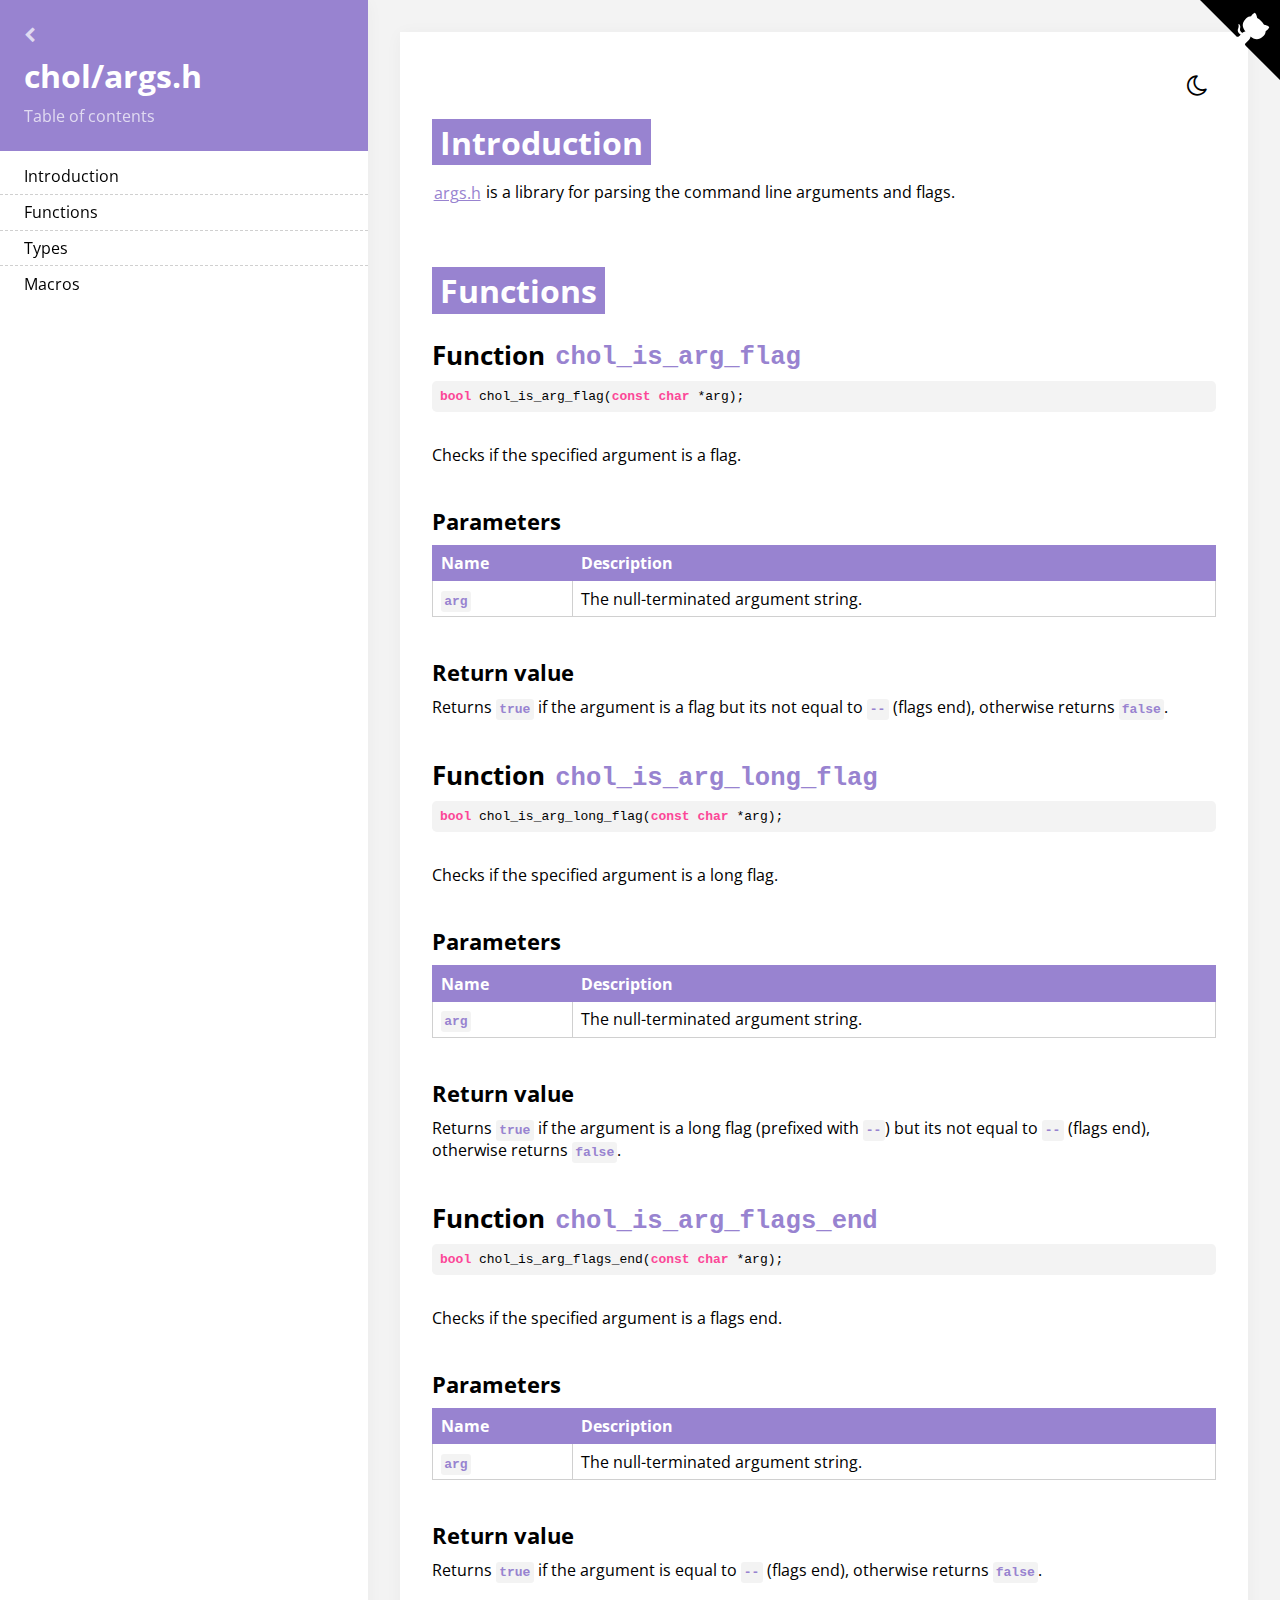
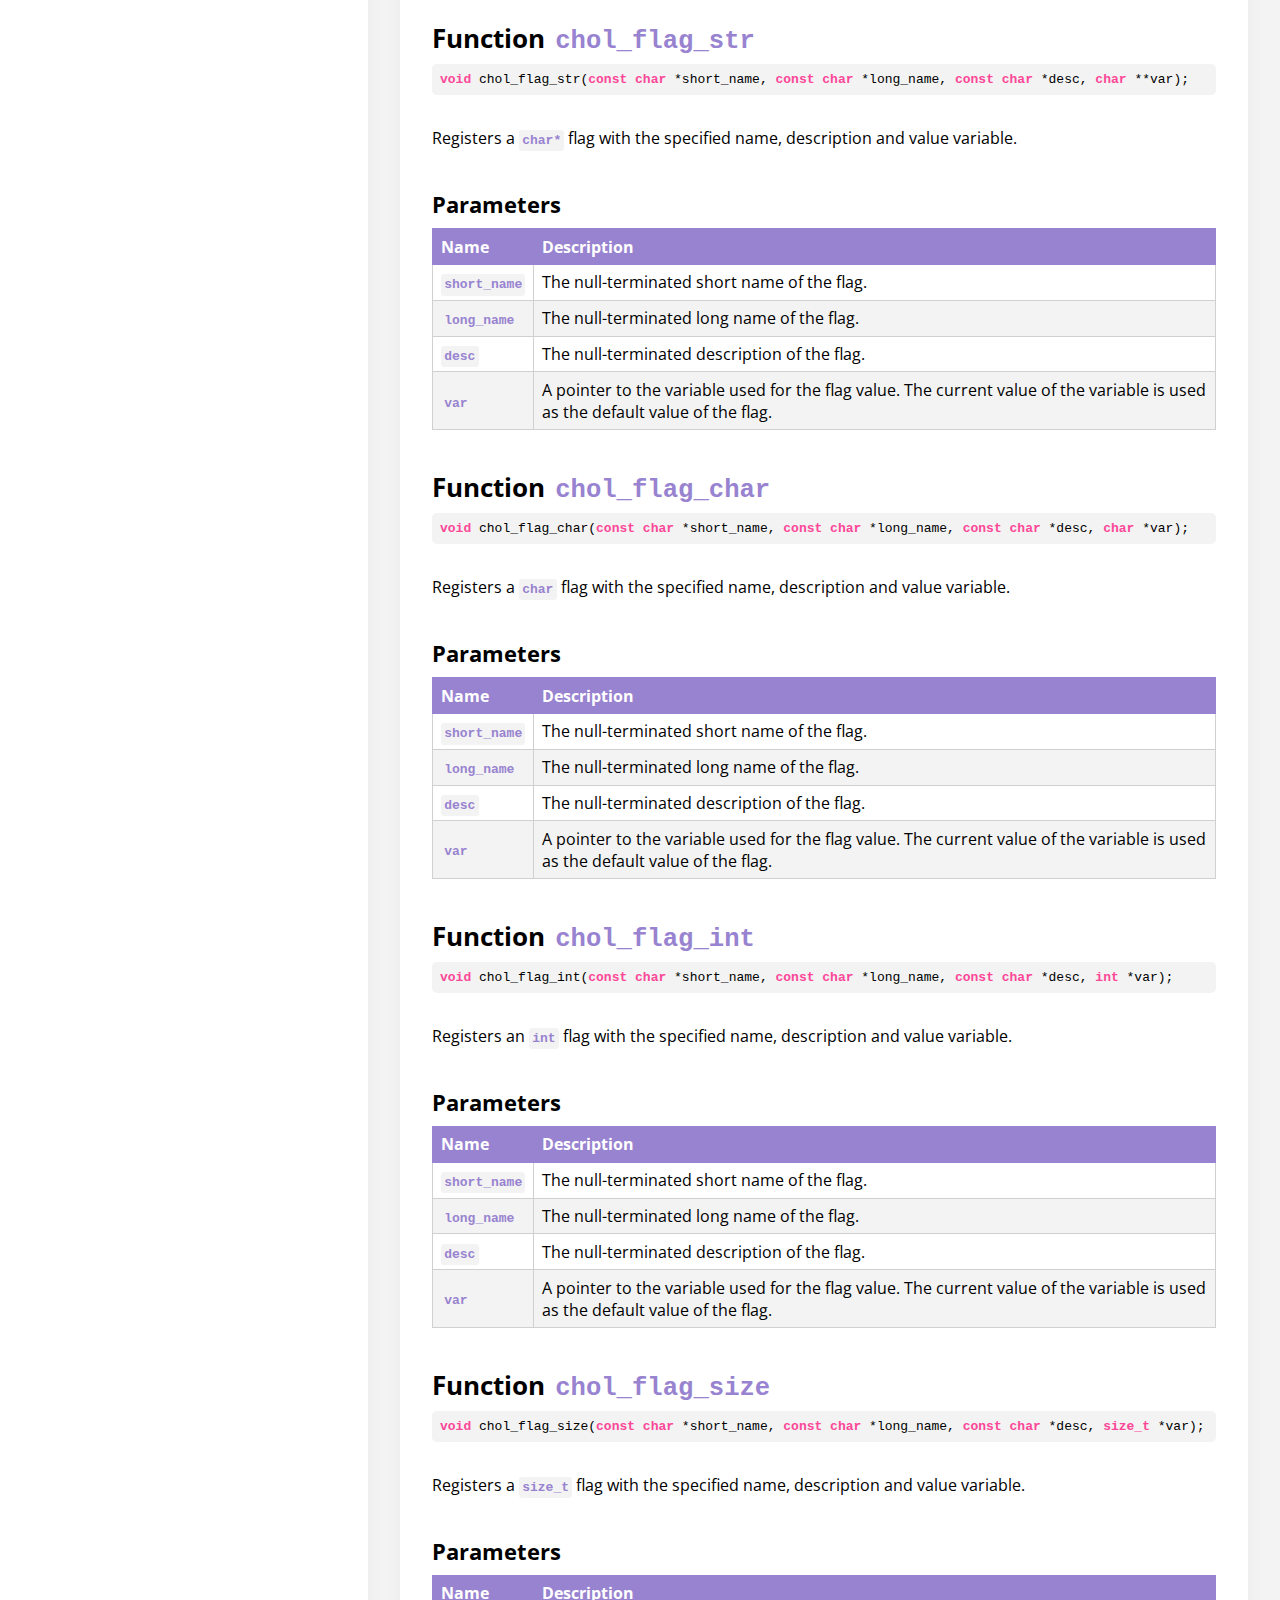
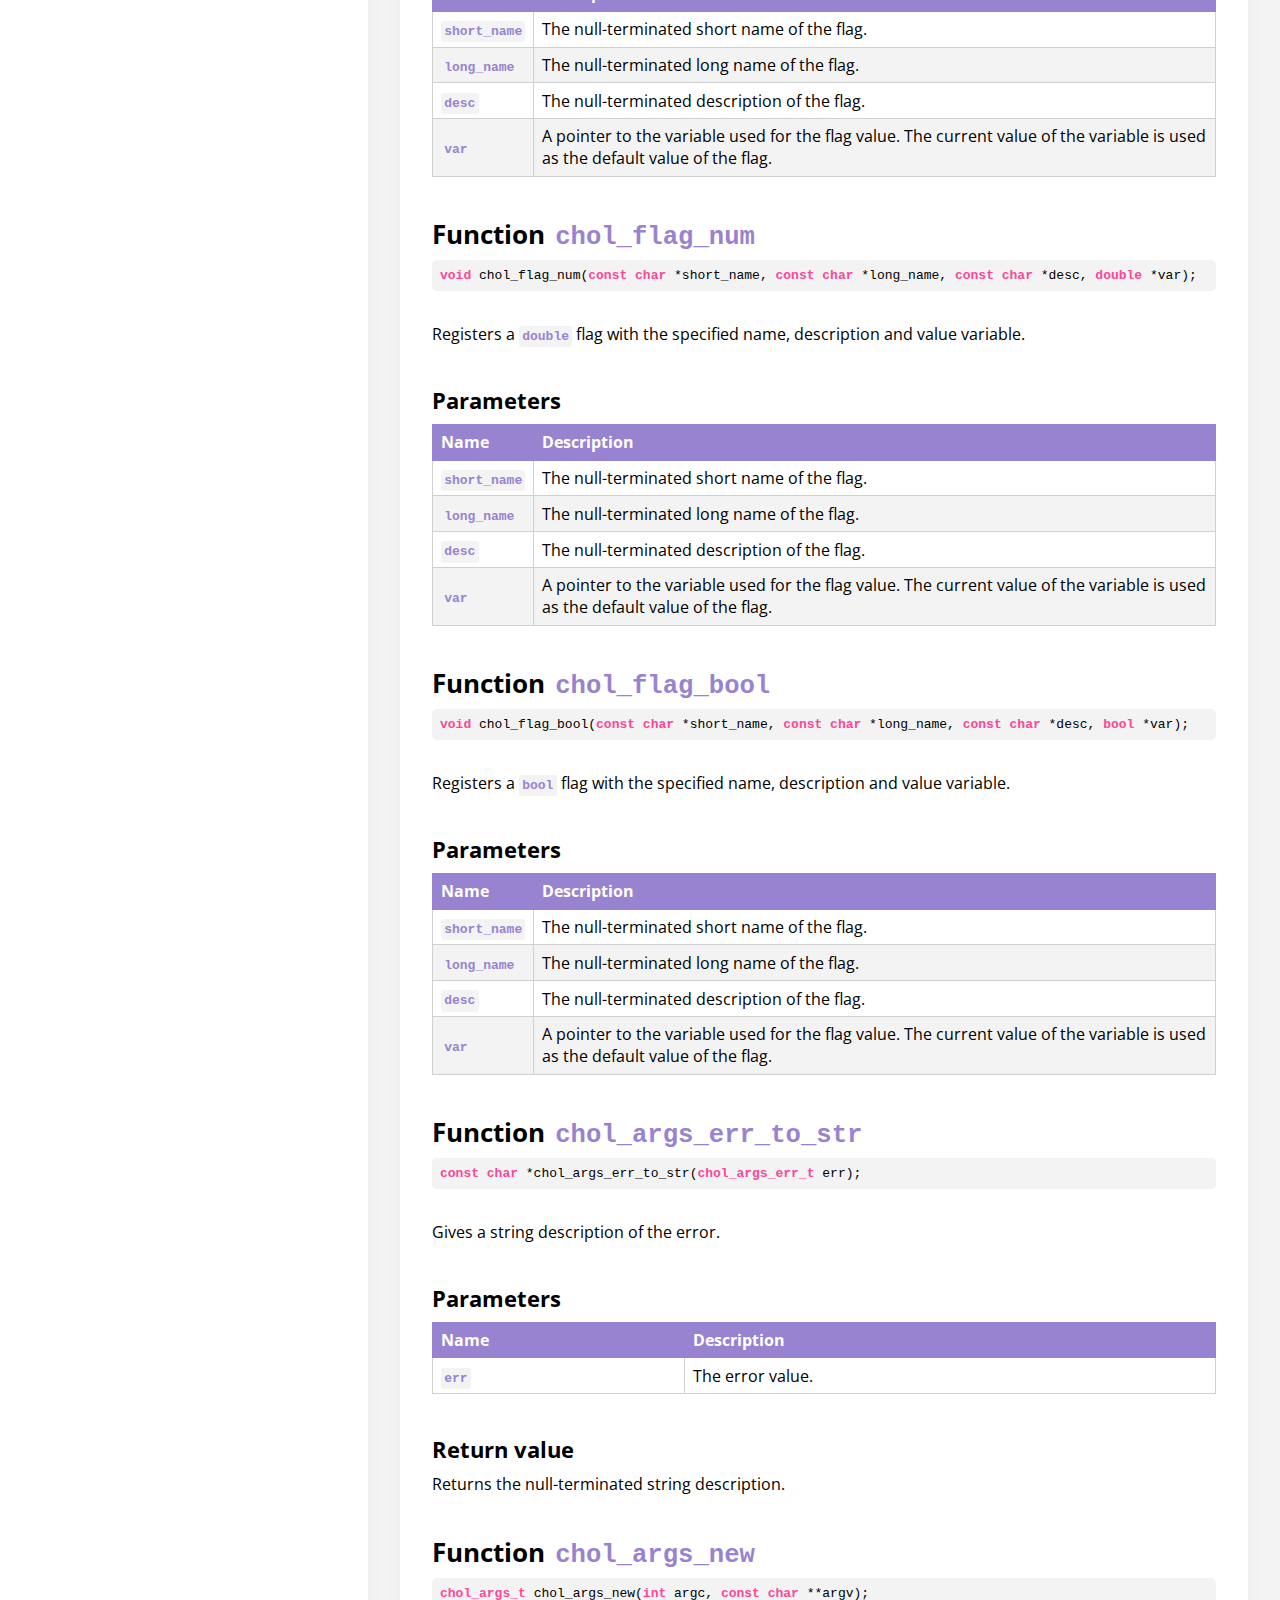
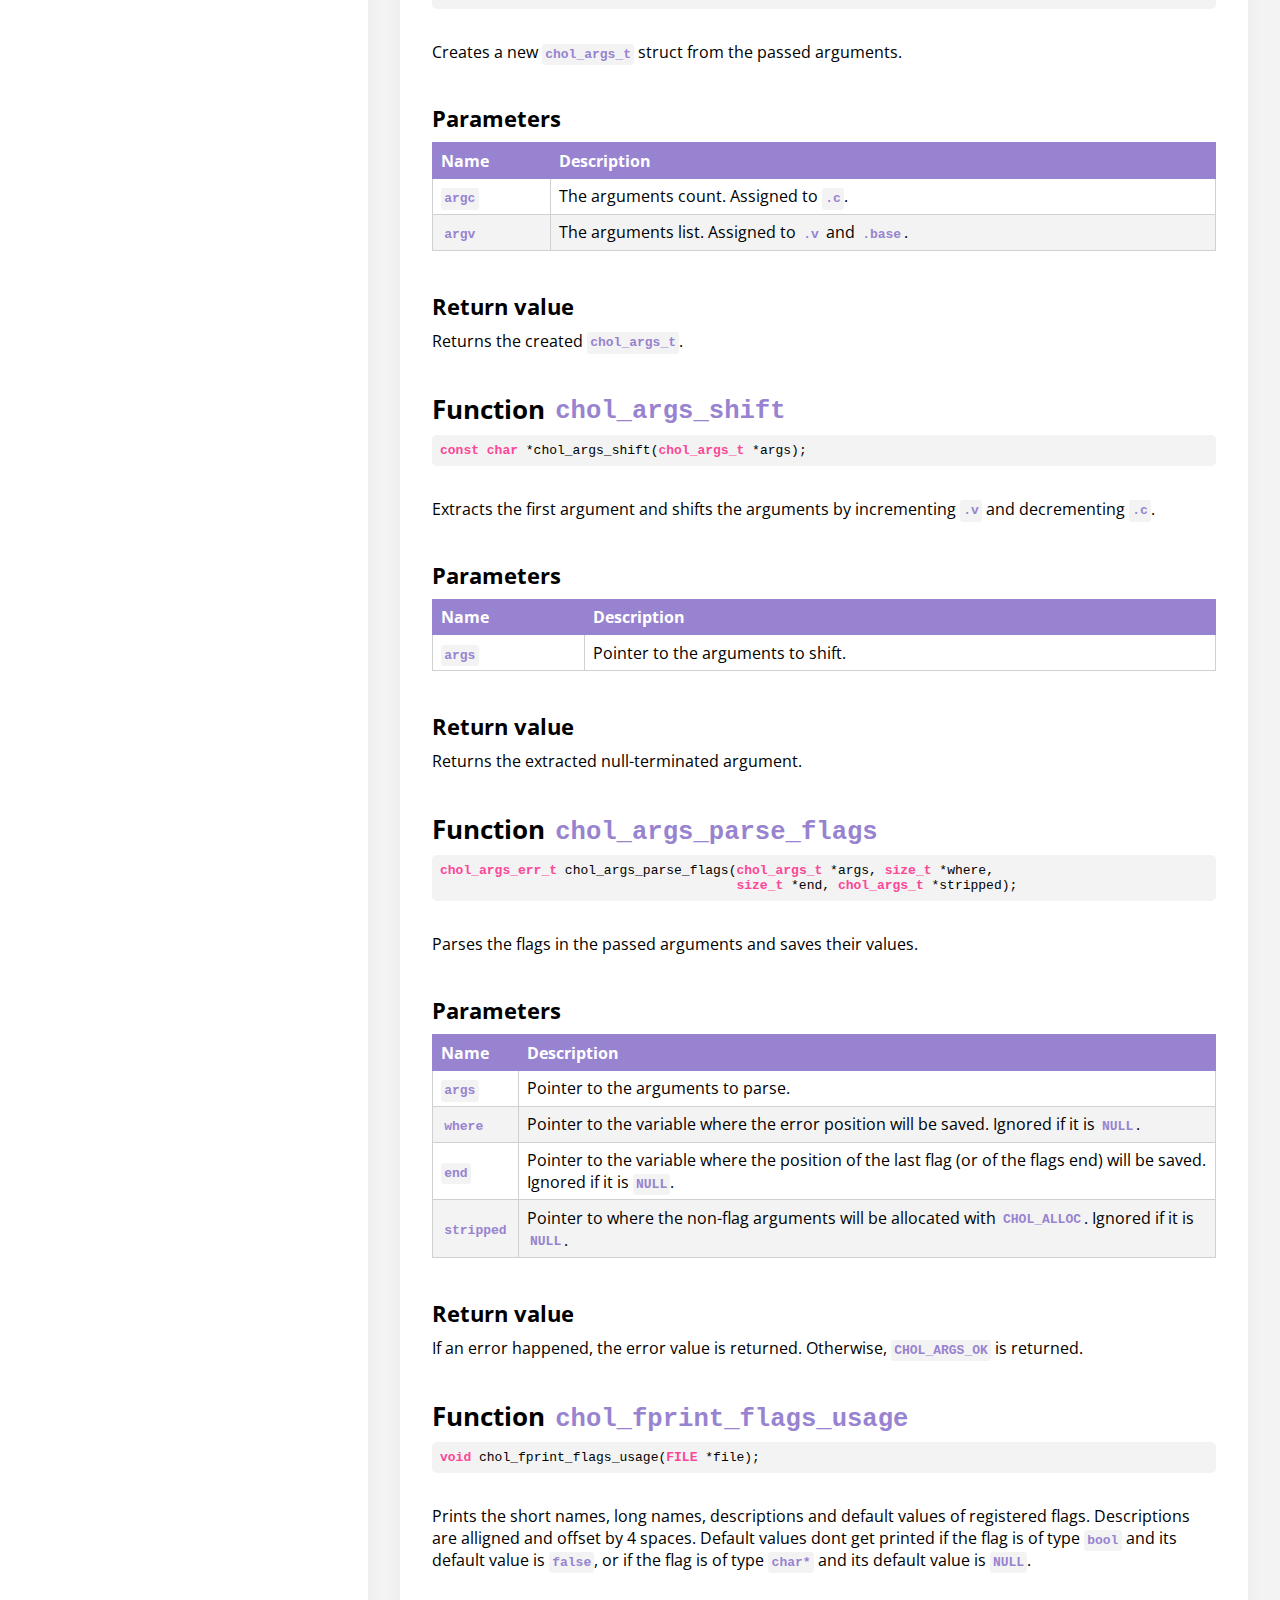
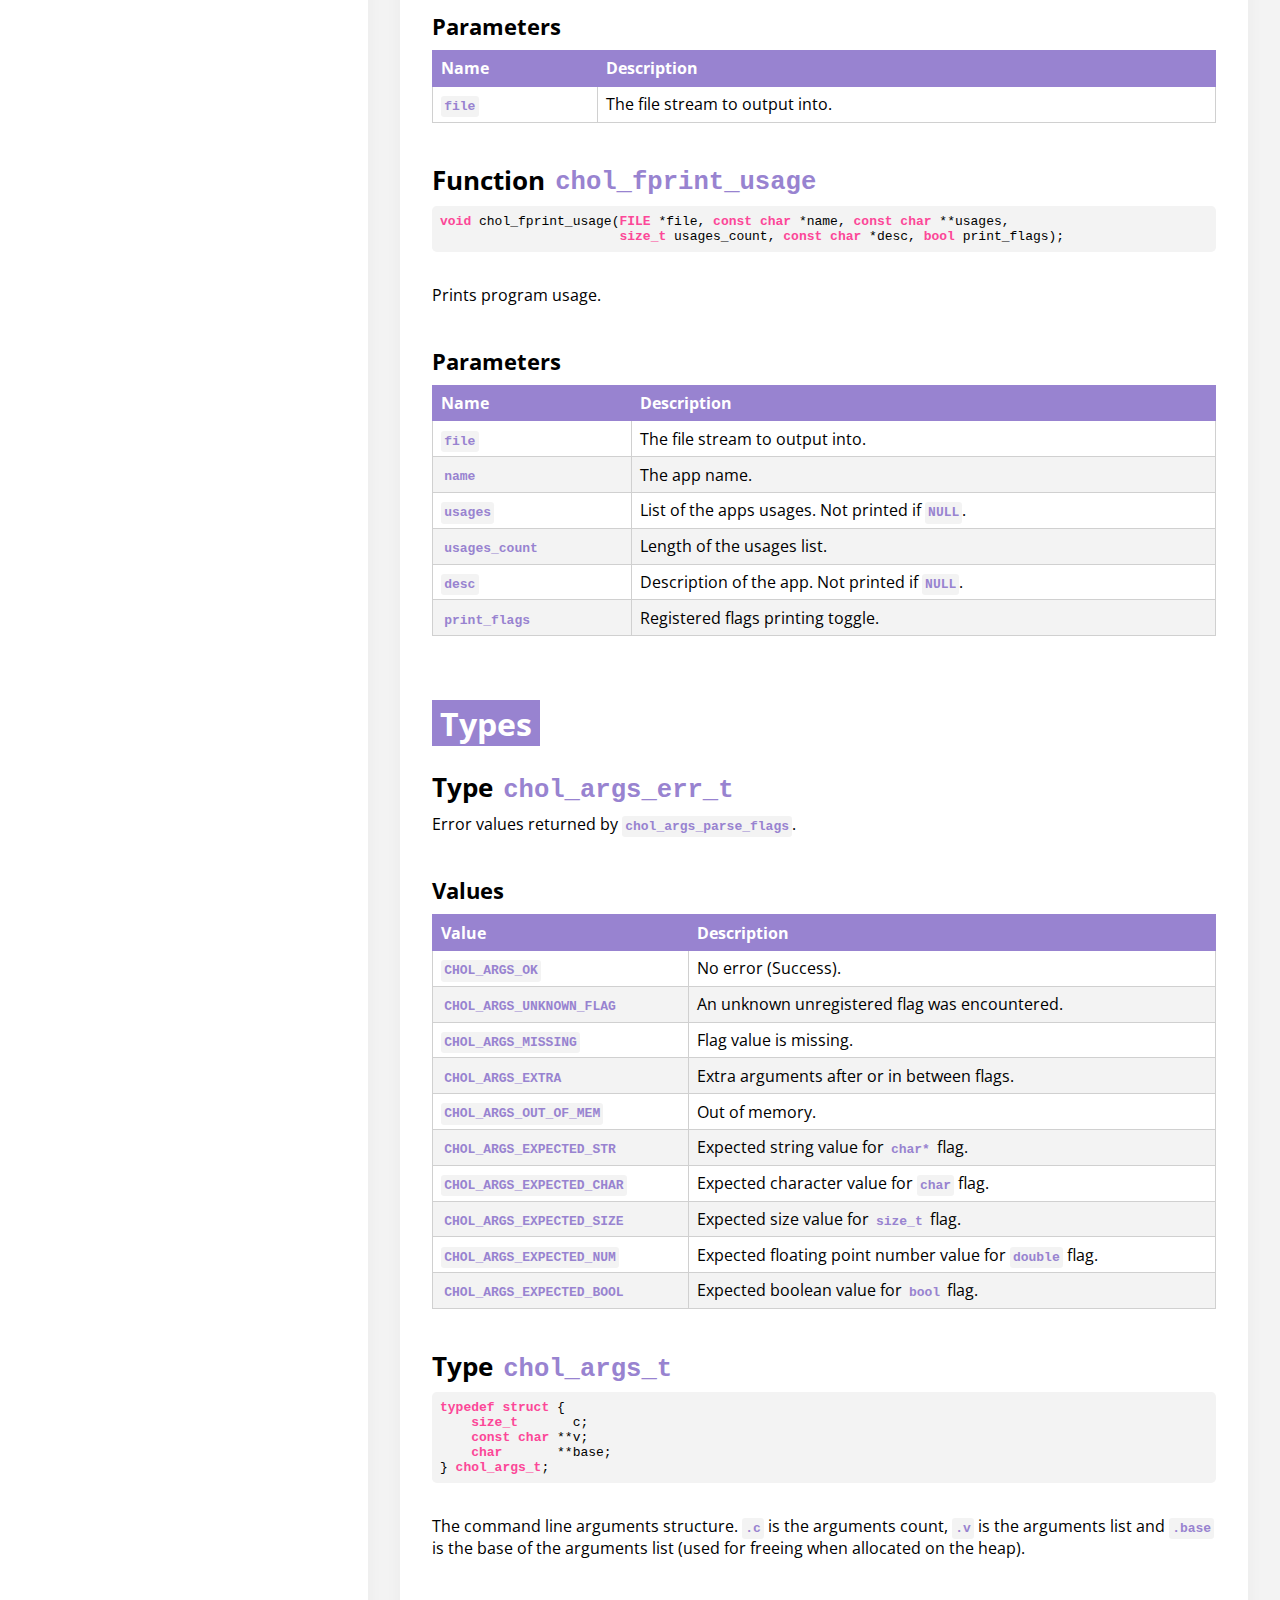
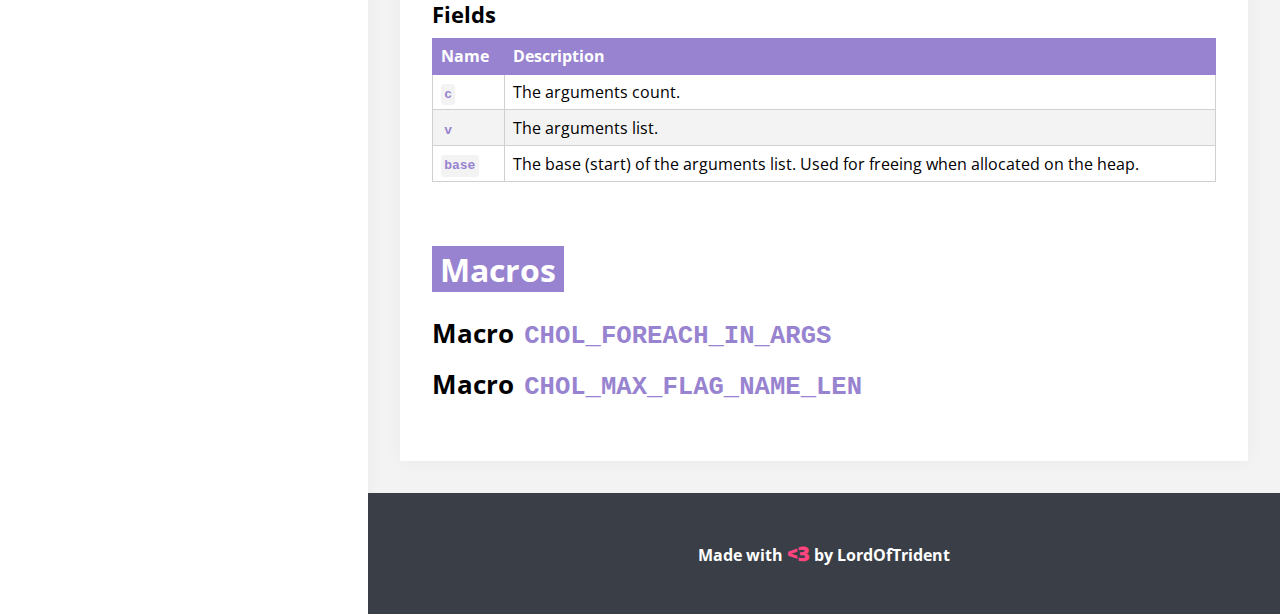
<file: docs/chol/args-h/index.html>
<!DOCTYPE html>
<html>
<head>
	<meta charset="utf-8">

	<title>chol/args.h | Documentation</title>
	<meta property="og:title" content="chol/args.h | Documentation">

	<meta name="description" content="chol/args.h documentation ">
	<meta property="og:description" content="Documentation template">

	<meta name="keywords" content="LordOfTrident, Trident, TR-ED, Trident Editor">
	<meta name="author" content="LordOfTrident">
	<meta name="viewport" content="width=device-width, initial-scale=1">
	<meta name="theme-color" content="#000000">
	<meta name="twitter:card" content="summary_large_image">

	<meta property="og:type" content="website">
	<meta property="og:site_name" content="LordOfTrident">
    <meta property="og:url" content="https://lordoftrident.github.io/docs/chol/args-h">

	<link rel="stylesheet" href="https://cdnjs.cloudflare.com/ajax/libs/font-awesome/4.7.0/css/font-awesome.min.css">
	<link href='https://fonts.googleapis.com/css?family=Open+Sans:400,600,300' rel='stylesheet' type='text/css'>

	<link rel="stylesheet" href="../theme.css">
	<link rel="stylesheet" href="/docs/base/style.css">
</head>

<body>
	<button id="back-to-top" onclick="backToTop()">
		<i class="icon fa fa-chevron-up fa-sm"></i>
	</button>

	<a href="https://github.com/lordoftrident/chol/tree/main/args.h" class="github-corner" target="_blank">
		<svg viewBox="0 0 250 250" aria-hidden="true">
			<path d="M0,0 L115,115 L130,115 L142,142 L250,250 L250,0 Z"></path>
			<path d="M128.3,109.0 C113.8,99.7 119.0,89.6 119.0,89.6 C122.0,82.7 120.5,78.6 120.5,78.6 C119.2,72.0 123.4,76.3 123.4,76.3 C127.3,80.9 125.5,87.3 125.5,87.3 C122.9,97.6 130.6,101.9 134.4,103.2" fill="currentColor" style="transform-origin: 130px 106px;" class="octo-arm"></path>
			<path d="M115.0,115.0 C114.9,115.1 118.7,116.5 119.8,115.4 L133.7,101.6 C136.9,99.2 139.9,98.4 142.2,98.6 C133.8,88.0 127.5,74.4 143.8,58.0 C148.5,53.4 154.0,51.2 159.7,51.0 C160.3,49.4 163.2,43.6 171.4,40.1 C171.4,40.1 176.1,42.5 178.8,56.2 C183.1,58.6 187.2,61.8 190.9,65.4 C194.5,69.0 197.7,73.2 200.1,77.6 C213.8,80.2 216.3,84.9 216.3,84.9 C212.7,93.1 206.9,96.0 205.4,96.6 C205.1,102.4 203.0,107.8 198.3,112.5 C181.9,128.9 168.3,122.5 157.7,114.1 C157.9,116.9 156.7,120.9 152.7,124.9 L141.0,136.5 C139.8,137.7 141.6,141.9 141.8,141.8 Z" fill="currentColor"></path>
		</svg>
	</a>

	<main id="site-main">
		<div class="doc-sidebar">
			<div class="doc-sidebar-fixed">
				<header class="doc-sidebar-header">
					<a class="doc-sidebar-back" href="../"><i class="icon fa fa-chevron-left fa-sm"></i></a>
					<h1 class="doc-sidebar-title">chol/args.h</h1>
					<p class="doc-sidebar-desc">Table of contents</p>
				</header>
				<nav class="doc-nav">
					<ul class="nav-doc-nest-1">
						<li>
							<a href="#introduction">Introduction</a>
						</li>
						<li>
							<a href="#funcs">Functions</a>
							<ul class="nav-doc-nest-2">
								<li>
									<a href="#funcs-chol_is_arg_flag"><span class="inline-code">chol_is_arg_flag</span></a>
								</li>
								<li>
									<a href="#funcs-chol_is_arg_long_flag"><span class="inline-code">chol_is_arg_long_flag</span></a>
								</li>
								<li>
									<a href="#funcs-chol_is_arg_flags_end"><span class="inline-code">chol_is_arg_flags_end</span></a>
								</li>
								<li>
									<a href="#funcs-chol_flag_str"><span class="inline-code">chol_flag_str</span></a>
								</li>
								<li>
									<a href="#funcs-chol_flag_char"><span class="inline-code">chol_flag_char</span></a>
								</li>
								<li>
									<a href="#funcs-chol_flag_int"><span class="inline-code">chol_flag_int</span></a>
								</li>
								<li>
									<a href="#funcs-chol_flag_size"><span class="inline-code">chol_flag_size</span></a>
								</li>
								<li>
									<a href="#funcs-chol_flag_num"><span class="inline-code">chol_flag_num</span></a>
								</li>
								<li>
									<a href="#funcs-chol_flag_bool"><span class="inline-code">chol_flag_bool</span></a>
								</li>
								<li>
									<a href="#funcs-chol_args_err_to_str"><span class="inline-code">chol_args_err_to_str</span></a>
								</li>
								<li>
									<a href="#funcs-chol_args_new"><span class="inline-code">chol_args_new</span></a>
								</li>
								<li>
									<a href="#funcs-chol_args_shift"><span class="inline-code">chol_args_shift</span></a>
								</li>
								<li>
									<a href="#funcs-chol_args_parse_flags"><span class="inline-code">chol_args_parse_flags</span></a>
								</li>
								<li>
									<a href="#funcs-chol_fprint_flags_usage"><span class="inline-code">chol_fprint_flags_usage</span></a>
								</li>
								<li>
									<a href="#funcs-chol_fprint_usage"><span class="inline-code">chol_fprint_usage</span></a>
								</li>
							</ul>
						</li>
						<li>
							<a href="#types">Types</a>
							<ul class="nav-doc-nest-2">
								<li>
									<a href="#types-chol_args_err_t"><span class="inline-code">chol_args_err_t<span></a>
								</li>
								<li>
									<a href="#types-chol_args_t"><span class="inline-code">chol_args_t</span></a>
								</li>
							</ul>
						</li>
						<li>
							<a href="#macro">Macros</a>
							<ul class="nav-doc-nest-2">
								<li>
									<a href="#types-CHOL_FOREACH_IN_ARGS"><span class="inline-code">CHOL_FOREACH_IN_ARGS</span></a>
								</li>
								<li>
									<a href="#types-CHOL_MAX_FLAG_NAME_LEN"><span class="inline-code">CHOL_MAX_FLAG_NAME_LEN</span></a>
								</li>
							</ul>
						</li>
					</ul>
				</nav>
			</div>
		</div>

		<div class="doc-page">
			<div class="doc-content">
				<button class="theme" id="dark-theme" onclick="setTheme('dark')">
					<i class="icon fa fa-moon-o fa-sm"></i>
				</button>
				<button class="theme" id="light-theme" onclick="setTheme('light')">
					<i class="icon fa fa-sun-o fa-sm"></i>
				</button>
				<div class="clearfix"></div>

				<div class="container">
					<section class="doc-section">
						<h1 id="introduction">Introduction</h1>
						<p>
							<a href="https://github.com/LordOfTrident/chol/tree/main/args.h" target="_blank">args.h</a> is a library for parsing the command line arguments and flags.
						</p>
					</section>
					<section class="doc-section">
						<h1 id="funcs">Functions</h1>

						<h2 id="funcs-chol_is_arg_flag">Function <span class="inline-code">chol_is_arg_flag</span></h2>
						<div class="code no-header">
							<pre class="code-content"><span class="tok tok-keyword">bool</span> chol_is_arg_flag(<span class="tok tok-keyword">const char</span> *arg);</pre>
						</div>

						<p>Checks if the specified argument is a flag.</p>

						<h3>Parameters</h3>
						<table>
							<tr>
								<td>Name</td>
								<td>Description</td>
							</tr>
							<tr>
								<td><span class="inline-code">arg</span></td>
								<td>The null-terminated argument string.</td>
							</tr>
						</table>

						<h3>Return value</h3>
						<p>
							Returns <span class="inline-code">true</span> if the argument is a flag but its not equal to <span class="inline-code">--</span> (flags end), otherwise
							returns <span class="inline-code">false</span>.
						</p>

						<h2 id="funcs-chol_is_arg_long_flag">Function <span class="inline-code">chol_is_arg_long_flag</span></h2>
						<div class="code no-header">
							<pre class="code-content"><span class="tok tok-keyword">bool</span> chol_is_arg_long_flag(<span class="tok tok-keyword">const char</span> *arg);</pre>
						</div>

						<p>Checks if the specified argument is a long flag.</p>

						<h3>Parameters</h3>
						<table>
							<tr>
								<td>Name</td>
								<td>Description</td>
							</tr>
							<tr>
								<td><span class="inline-code">arg</span></td>
								<td>The null-terminated argument string.</td>
							</tr>
						</table>

						<h3>Return value</h3>
						<p>
							Returns <span class="inline-code">true</span> if the argument is a long flag (prefixed with <span class="inline-code">--</span>) but its not equal to <span class="inline-code">--</span> (flags end), otherwise
							returns <span class="inline-code">false</span>.
						</p>

						<h2 id="funcs-chol_is_arg_flags_end">Function <span class="inline-code">chol_is_arg_flags_end</span></h2>
						<div class="code no-header">
							<pre class="code-content"><span class="tok tok-keyword">bool</span> chol_is_arg_flags_end(<span class="tok tok-keyword">const char</span> *arg);</pre>
						</div>

						<p>Checks if the specified argument is a flags end.</p>

						<h3>Parameters</h3>
						<table>
							<tr>
								<td>Name</td>
								<td>Description</td>
							</tr>
							<tr>
								<td><span class="inline-code">arg</span></td>
								<td>The null-terminated argument string.</td>
							</tr>
						</table>

						<h3>Return value</h3>
						<p>
							Returns <span class="inline-code">true</span> if the argument is equal to <span class="inline-code">--</span> (flags end), otherwise
							returns <span class="inline-code">false</span>.
						</p>

						<h2 id="funcs-chol_flag_str">Function <span class="inline-code">chol_flag_str</span></h2>
						<div class="code no-header">
							<pre class="code-content"><span class="tok tok-keyword">void</span> chol_flag_str(<span class="tok tok-keyword">const char</span> *short_name, <span class="tok tok-keyword">const char</span> *long_name, <span class="tok tok-keyword">const char</span> *desc, <span class="tok tok-keyword">char</span> **var);</pre>
						</div>

						<p>Registers a <span class="inline-code">char*</span> flag with the specified name, description and value variable.</p>

						<h3>Parameters</h3>
						<table>
							<tr>
								<td>Name</td>
								<td>Description</td>
							</tr>
							<tr>
								<td><span class="inline-code">short_name</span></td>
								<td>The null-terminated short name of the flag.</td>
							</tr>
							<tr>
								<td><span class="inline-code">long_name</span></td>
								<td>The null-terminated long name of the flag.</td>
							</tr>
							<tr>
								<td><span class="inline-code">desc</span></td>
								<td>The null-terminated description of the flag.</td>
							</tr>
							<tr>
								<td><span class="inline-code">var</span></td>
								<td>A pointer to the variable used for the flag value. The current value of the variable is used as the default value of the flag.</td>
							</tr>
						</table>

						<h2 id="funcs-chol_flag_char">Function <span class="inline-code">chol_flag_char</span></h2>
						<div class="code no-header">
							<pre class="code-content"><span class="tok tok-keyword">void</span> chol_flag_char(<span class="tok tok-keyword">const char</span> *short_name, <span class="tok tok-keyword">const char</span> *long_name, <span class="tok tok-keyword">const char</span> *desc, <span class="tok tok-keyword">char</span> *var);</pre>
						</div>

						<p>Registers a <span class="inline-code">char</span> flag with the specified name, description and value variable.</p>

						<h3>Parameters</h3>
						<table>
							<tr>
								<td>Name</td>
								<td>Description</td>
							</tr>
							<tr>
								<td><span class="inline-code">short_name</span></td>
								<td>The null-terminated short name of the flag.</td>
							</tr>
							<tr>
								<td><span class="inline-code">long_name</span></td>
								<td>The null-terminated long name of the flag.</td>
							</tr>
							<tr>
								<td><span class="inline-code">desc</span></td>
								<td>The null-terminated description of the flag.</td>
							</tr>
							<tr>
								<td><span class="inline-code">var</span></td>
								<td>A pointer to the variable used for the flag value. The current value of the variable is used as the default value of the flag.</td>
							</tr>
						</table>

						<h2 id="funcs-chol_flag_int">Function <span class="inline-code">chol_flag_int</span></h2>
						<div class="code no-header">
							<pre class="code-content"><span class="tok tok-keyword">void</span> chol_flag_int(<span class="tok tok-keyword">const char</span> *short_name, <span class="tok tok-keyword">const char</span> *long_name, <span class="tok tok-keyword">const char</span> *desc, <span class="tok tok-keyword">int</span> *var);</pre>
						</div>

						<p>Registers an <span class="inline-code">int</span> flag with the specified name, description and value variable.</p>

						<h3>Parameters</h3>
						<table>
							<tr>
								<td>Name</td>
								<td>Description</td>
							</tr>
							<tr>
								<td><span class="inline-code">short_name</span></td>
								<td>The null-terminated short name of the flag.</td>
							</tr>
							<tr>
								<td><span class="inline-code">long_name</span></td>
								<td>The null-terminated long name of the flag.</td>
							</tr>
							<tr>
								<td><span class="inline-code">desc</span></td>
								<td>The null-terminated description of the flag.</td>
							</tr>
							<tr>
								<td><span class="inline-code">var</span></td>
								<td>A pointer to the variable used for the flag value. The current value of the variable is used as the default value of the flag.</td>
							</tr>
						</table>

						<h2 id="funcs-chol_flag_size">Function <span class="inline-code">chol_flag_size</span></h2>
						<div class="code no-header">
							<pre class="code-content"><span class="tok tok-keyword">void</span> chol_flag_size(<span class="tok tok-keyword">const char</span> *short_name, <span class="tok tok-keyword">const char</span> *long_name, <span class="tok tok-keyword">const char</span> *desc, <span class="tok tok-keyword">size_t</span> *var);</pre>
						</div>

						<p>Registers a <span class="inline-code">size_t</span> flag with the specified name, description and value variable.</p>

						<h3>Parameters</h3>
						<table>
							<tr>
								<td>Name</td>
								<td>Description</td>
							</tr>
							<tr>
								<td><span class="inline-code">short_name</span></td>
								<td>The null-terminated short name of the flag.</td>
							</tr>
							<tr>
								<td><span class="inline-code">long_name</span></td>
								<td>The null-terminated long name of the flag.</td>
							</tr>
							<tr>
								<td><span class="inline-code">desc</span></td>
								<td>The null-terminated description of the flag.</td>
							</tr>
							<tr>
								<td><span class="inline-code">var</span></td>
								<td>A pointer to the variable used for the flag value. The current value of the variable is used as the default value of the flag.</td>
							</tr>
						</table>

						<h2 id="funcs-chol_flag_num">Function <span class="inline-code">chol_flag_num</span></h2>
						<div class="code no-header">
							<pre class="code-content"><span class="tok tok-keyword">void</span> chol_flag_num(<span class="tok tok-keyword">const char</span> *short_name, <span class="tok tok-keyword">const char</span> *long_name, <span class="tok tok-keyword">const char</span> *desc, <span class="tok tok-keyword">double</span> *var);</pre>
						</div>

						<p>Registers a <span class="inline-code">double</span> flag with the specified name, description and value variable.</p>

						<h3>Parameters</h3>
						<table>
							<tr>
								<td>Name</td>
								<td>Description</td>
							</tr>
							<tr>
								<td><span class="inline-code">short_name</span></td>
								<td>The null-terminated short name of the flag.</td>
							</tr>
							<tr>
								<td><span class="inline-code">long_name</span></td>
								<td>The null-terminated long name of the flag.</td>
							</tr>
							<tr>
								<td><span class="inline-code">desc</span></td>
								<td>The null-terminated description of the flag.</td>
							</tr>
							<tr>
								<td><span class="inline-code">var</span></td>
								<td>A pointer to the variable used for the flag value. The current value of the variable is used as the default value of the flag.</td>
							</tr>
						</table>

						<h2 id="funcs-chol_flag_bool">Function <span class="inline-code">chol_flag_bool</span></h2>
						<div class="code no-header">
							<pre class="code-content"><span class="tok tok-keyword">void</span> chol_flag_bool(<span class="tok tok-keyword">const char</span> *short_name, <span class="tok tok-keyword">const char</span> *long_name, <span class="tok tok-keyword">const char</span> *desc, <span class="tok tok-keyword">bool</span> *var);</pre>
						</div>

						<p>Registers a <span class="inline-code">bool</span> flag with the specified name, description and value variable.</p>

						<h3>Parameters</h3>
						<table>
							<tr>
								<td>Name</td>
								<td>Description</td>
							</tr>
							<tr>
								<td><span class="inline-code">short_name</span></td>
								<td>The null-terminated short name of the flag.</td>
							</tr>
							<tr>
								<td><span class="inline-code">long_name</span></td>
								<td>The null-terminated long name of the flag.</td>
							</tr>
							<tr>
								<td><span class="inline-code">desc</span></td>
								<td>The null-terminated description of the flag.</td>
							</tr>
							<tr>
								<td><span class="inline-code">var</span></td>
								<td>A pointer to the variable used for the flag value. The current value of the variable is used as the default value of the flag.</td>
							</tr>
						</table>

						<h2 id="funcs-chol_args_err_to_str">Function <span class="inline-code">chol_args_err_to_str</span></h2>
						<div class="code no-header">
							<pre class="code-content"><span class="tok tok-keyword">const char</span> *chol_args_err_to_str(<span class="tok tok-keyword">chol_args_err_t</span> err);</pre>
						</div>

						<p>Gives a string description of the error.</p>

						<h3>Parameters</h3>
						<table>
							<tr>
								<td>Name</td>
								<td>Description</td>
							</tr>
							<tr>
								<td><span class="inline-code">err</span></td>
								<td>The error value.</td>
							</tr>
						</table>

						<h3>Return value</h3>
						<p>Returns the null-terminated string description.</p>

						<h2 id="funcs-chol_args_new">Function <span class="inline-code">chol_args_new</span></h2>
						<div class="code no-header">
							<pre class="code-content"><span class="tok tok-keyword">chol_args_t</span> chol_args_new(<span class="tok tok-keyword">int</span> argc, <span class="tok tok-keyword">const char</span> **argv);</pre>
						</div>

						<p>Creates a new <span class="inline-code">chol_args_t</span> struct from the passed arguments.</p>

						<h3>Parameters</h3>
						<table>
							<tr>
								<td>Name</td>
								<td>Description</td>
							</tr>
							<tr>
								<td><span class="inline-code">argc</span></td>
								<td>The arguments count. Assigned to <span class="inline-code">.c</span>.</td>
							</tr>
							<tr>
								<td><span class="inline-code">argv</span></td>
								<td>The arguments list. Assigned to <span class="inline-code">.v</span> and <span class="inline-code">.base</span>.</td>
							</tr>
						</table>

						<h3>Return value</h3>
						<p>Returns the created <span class="inline-code">chol_args_t</span>.</p>

						<h2 id="funcs-chol_args_shift">Function <span class="inline-code">chol_args_shift</span></h2>
						<div class="code no-header">
							<pre class="code-content"><span class="tok tok-keyword">const char</span> *chol_args_shift(<span class="tok tok-keyword">chol_args_t</span> *args);</pre>
						</div>

						<p>Extracts the first argument and shifts the arguments by incrementing <span class="inline-code">.v</span> and decrementing <span class="inline-code">.c</span>.</p>

						<h3>Parameters</h3>
						<table>
							<tr>
								<td>Name</td>
								<td>Description</td>
							</tr>
							<tr>
								<td><span class="inline-code">args</span></td>
								<td>Pointer to the arguments to shift.</td>
							</tr>
						</table>

						<h3>Return value</h3>
						<p>Returns the extracted null-terminated argument.</p>

						<h2 id="funcs-chol_args_parse_flags">Function <span class="inline-code">chol_args_parse_flags</span></h2>
						<div class="code no-header">
							<pre class="code-content"><span class="tok tok-keyword">chol_args_err_t</span> chol_args_parse_flags(<span class="tok tok-keyword">chol_args_t</span> *args, <span class="tok tok-keyword">size_t</span> *where,
                                      <span class="tok tok-keyword">size_t</span> *end, <span class="tok tok-keyword">chol_args_t</span> *stripped);</pre>
						</div>

						<p>Parses the flags in the passed arguments and saves their values.</p>

						<h3>Parameters</h3>
						<table>
							<tr>
								<td>Name</td>
								<td>Description</td>
							</tr>
							<tr>
								<td><span class="inline-code">args</span></td>
								<td>Pointer to the arguments to parse.</td>
							</tr>
							<tr>
								<td><span class="inline-code">where</span></td>
								<td>Pointer to the variable where the error position will be saved. Ignored if it is <span class="inline-code">NULL</span>.</td>
							</tr>
							<tr>
								<td><span class="inline-code">end</span></td>
								<td>Pointer to the variable where the position of the last flag (or of the flags end) will be saved. Ignored if it is <span class="inline-code">NULL</span>.</td>
							</tr>
							<tr>
								<td><span class="inline-code">stripped</span></td>
								<td>Pointer to where the non-flag arguments will be allocated with <span class="inline-code">CHOL_ALLOC</span>. Ignored if it is <span class="inline-code">NULL</span>.</td>
							</tr>
						</table>

						<h3>Return value</h3>
						<p>If an error happened, the error value is returned. Otherwise, <span class="inline-code">CHOL_ARGS_OK</span> is returned.</p>

						<h2 id="funcs-chol_fprint_flags_usage">Function <span class="inline-code">chol_fprint_flags_usage</span></h2>
						<div class="code no-header">
							<pre class="code-content"><span class="tok tok-keyword">void</span> chol_fprint_flags_usage(<span class="tok tok-keyword">FILE</span> *file);</pre>
						</div>

						<p>
							Prints the short names, long names, descriptions and default values of registered flags. Descriptions
							are alligned and offset by 4 spaces. Default values dont get printed if the flag is of type <span class="inline-code">bool</span> and its
							default value is <span class="inline-code">false</span>, or if the flag is of type <span class="inline-code">char*</span> and its default value is <span class="inline-code">NULL</span>.
						</p>

						<h3>Parameters</h3>
						<table>
							<tr>
								<td>Name</td>
								<td>Description</td>
							</tr>
							<tr>
								<td><span class="inline-code">file</span></td>
								<td>The file stream to output into.</td>
							</tr>
						</table>

						<h2 id="funcs-chol_fprint_usage">Function <span class="inline-code">chol_fprint_usage</span></h2>
						<div class="code no-header">
							<pre class="code-content"><span class="tok tok-keyword">void</span> chol_fprint_usage(<span class="tok tok-keyword">FILE</span> *file, <span class="tok tok-keyword">const char</span> *name, <span class="tok tok-keyword">const char</span> **usages,
                       <span class="tok tok-keyword">size_t</span> usages_count, <span class="tok tok-keyword">const char</span> *desc, <span class="tok tok-keyword">bool</span> print_flags);</pre>
						</div>

						<p>
							Prints program usage.
						</p>

						<h3>Parameters</h3>
						<table>
							<tr>
								<td>Name</td>
								<td>Description</td>
							</tr>
							<tr>
								<td><span class="inline-code">file</span></td>
								<td>The file stream to output into.</td>
							</tr>
							<tr>
								<td><span class="inline-code">name</span></td>
								<td>The app name.</td>
							</tr>
							<tr>
								<td><span class="inline-code">usages</span></td>
								<td>List of the apps usages. Not printed if <span class="inline-code">NULL</span>.</td>
							</tr>
							<tr>
								<td><span class="inline-code">usages_count</span></td>
								<td>Length of the usages list.</td>
							</tr>
							<tr>
								<td><span class="inline-code">desc</span></td>
								<td>Description of the app. Not printed if <span class="inline-code">NULL</span>.</td>
							</tr>
							<tr>
								<td><span class="inline-code">print_flags</span></td>
								<td>Registered flags printing toggle.</td>
							</tr>
						</table>

					</section>
					<section class="doc-section">
						<h1 id="types">Types</h1>
						<h2 id="types-chol_args_err_t">Type <span class="inline-code">chol_args_err_t</span></h2>
						<p>
							Error values returned by <span class="inline-code">chol_args_parse_flags</span>.
						</p>

						<h3>Values</h3>
						<table>
							<tr>
								<td>Value</td>
								<td>Description</td>
							</tr>
							<tr>
								<td><span class="inline-code">CHOL_ARGS_OK</span></td>
								<td>No error (Success).</td>
							</tr>
							<tr>
								<td><span class="inline-code">CHOL_ARGS_UNKNOWN_FLAG</span></td>
								<td>An unknown unregistered flag was encountered.</td>
							</tr>
							<tr>
								<td><span class="inline-code">CHOL_ARGS_MISSING</span></td>
								<td>Flag value is missing.</td>
							</tr>
							<tr>
								<td><span class="inline-code">CHOL_ARGS_EXTRA</span></td>
								<td>Extra arguments after or in between flags.</td>
							</tr>
							<tr>
								<td><span class="inline-code">CHOL_ARGS_OUT_OF_MEM</span></td>
								<td>Out of memory.</td>
							</tr>
							<tr>
								<td><span class="inline-code">CHOL_ARGS_EXPECTED_STR</span></td>
								<td>Expected string value for <span class="inline-code">char*</span> flag.</td>
							</tr>
							<tr>
								<td><span class="inline-code">CHOL_ARGS_EXPECTED_CHAR</span></td>
								<td>Expected character value for <span class="inline-code">char</span> flag.</td>
							</tr>
							<tr>
								<td><span class="inline-code">CHOL_ARGS_EXPECTED_SIZE</span></td>
								<td>Expected size value for <span class="inline-code">size_t</span> flag.</td>
							</tr>
							<tr>
								<td><span class="inline-code">CHOL_ARGS_EXPECTED_NUM</span></td>
								<td>Expected floating point number value for <span class="inline-code">double</span> flag.</td>
							</tr>
							<tr>
								<td><span class="inline-code">CHOL_ARGS_EXPECTED_BOOL</span></td>
								<td>Expected boolean value for <span class="inline-code">bool</span> flag.</td>
							</tr>
						</table>

						<h2 id="types-chol_args_t">Type <span class="inline-code">chol_args_t</span></h2>
						<div class="code no-header">
							<pre class="code-content"><span class="tok tok-keyword">typedef struct</span> {
    <span class="tok tok-keyword">size_t</span>       c;
    <span class="tok tok-keyword">const char</span> **v;
    <span class="tok tok-keyword">char</span>       **base;
} <span class="tok tok-keyword">chol_args_t</span>;</pre>
						</div>

						<p>
							The command line arguments structure. <span class="inline-code">.c</span> is the arguments count,
							<span class="inline-code">.v</span> is the arguments list and <span class="inline-code">.base</span> is the base
							of the arguments list (used for freeing when allocated on the heap).
						</p>

						<h3>Fields</h3>
						<table>
							<tr>
								<td>Name</td>
								<td>Description</td>
							</tr>
							<tr>
								<td><span class="inline-code">c</span></td>
								<td>The arguments count.</td>
							</tr>
							<tr>
								<td><span class="inline-code">v</span></td>
								<td>The arguments list.</td>
							</tr>
							<tr>
								<td><span class="inline-code">base</span></td>
								<td>The base (start) of the arguments list. Used for freeing when allocated on the heap.</td>
							</tr>
						</table>

					</section>
					<section class="doc-section">
						<h1 id="macros">Macros</h1>
						<h2 id="macros-CHOL_FOREACH_IN_ARGS">Macro <span class="inline-code">CHOL_FOREACH_IN_ARGS</span></h2>
						<h2 id="macros-CHOL_MAX_FLAG_NAME_LEN">Macro <span class="inline-code">CHOL_MAX_FLAG_NAME_LEN</span></h2>

					</section>
				</div>
			</div>

			<footer id="site-footer">
				<p>Made with <span class="heart"><3</span> by LordOfTrident</p>
			</footer>
		</div>
	</main>

	<script src="/docs/base/script.js"></script>
</body>
</html>
</file>
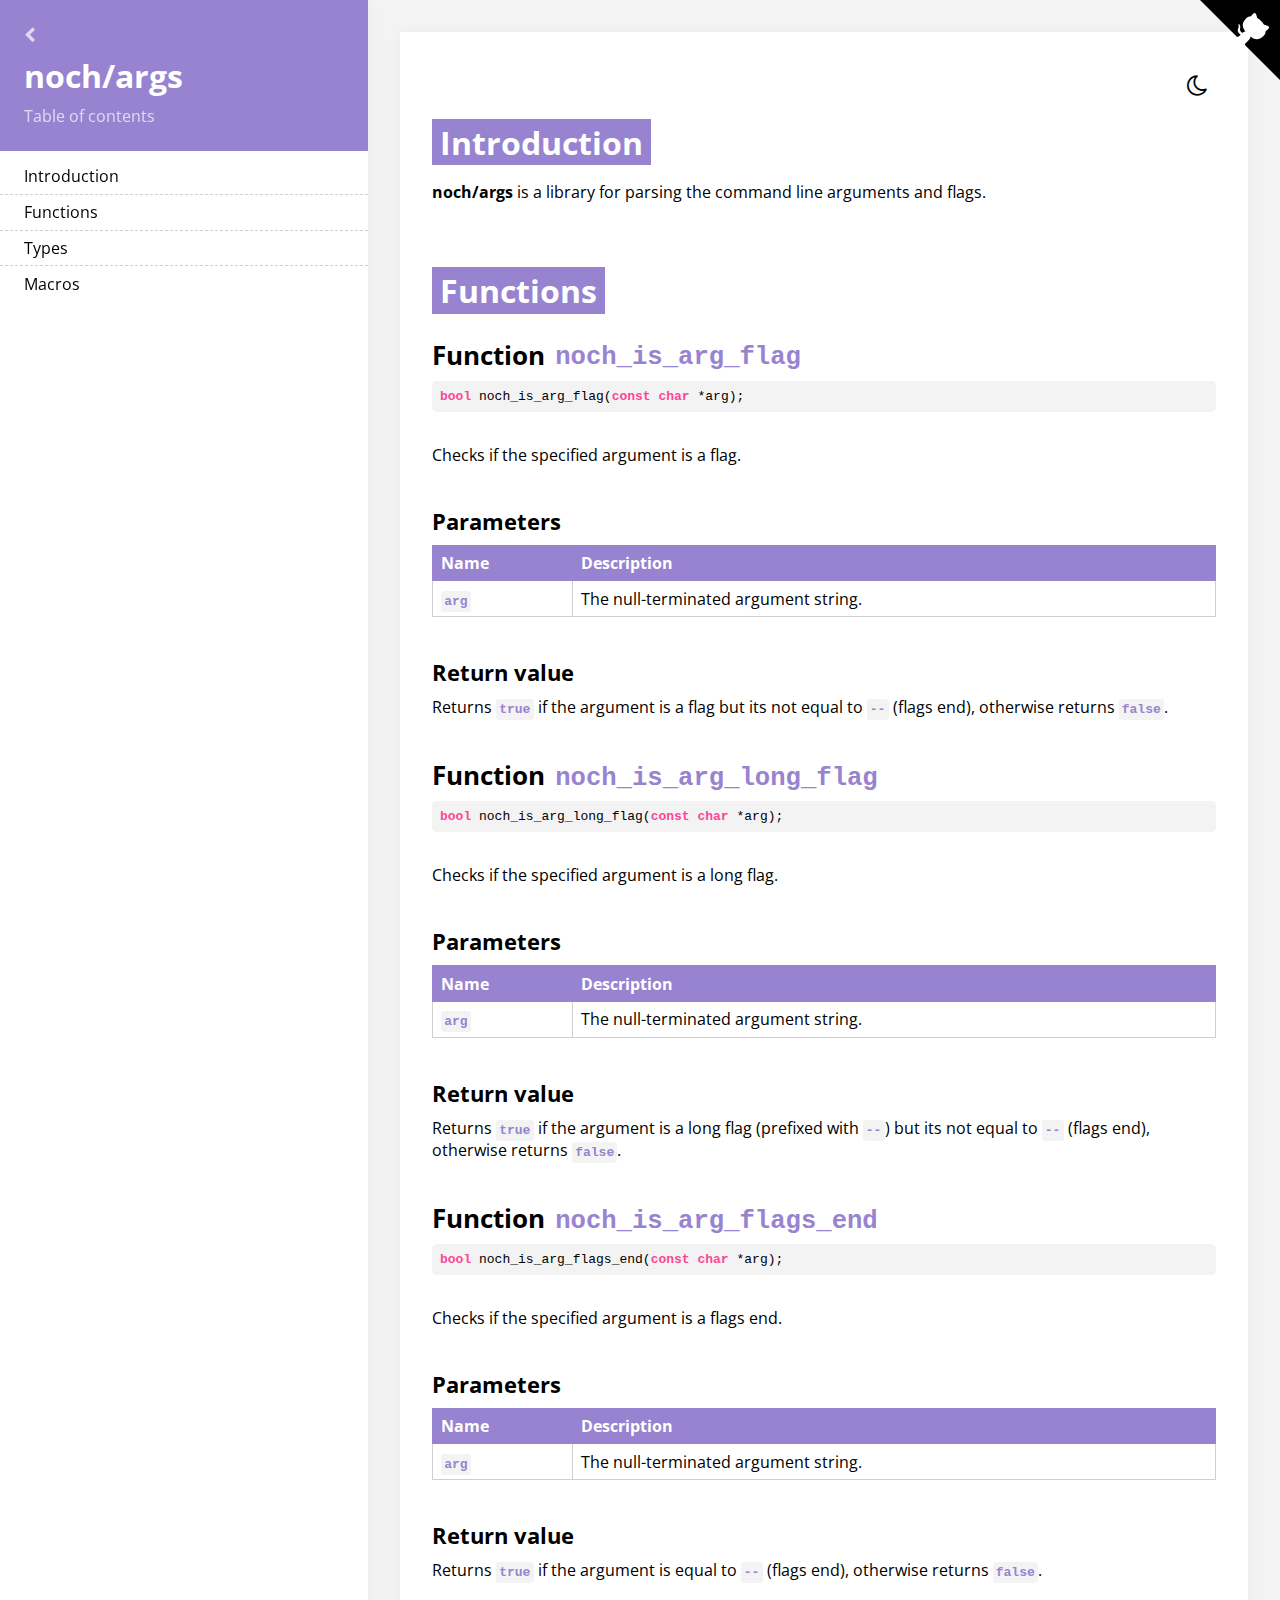
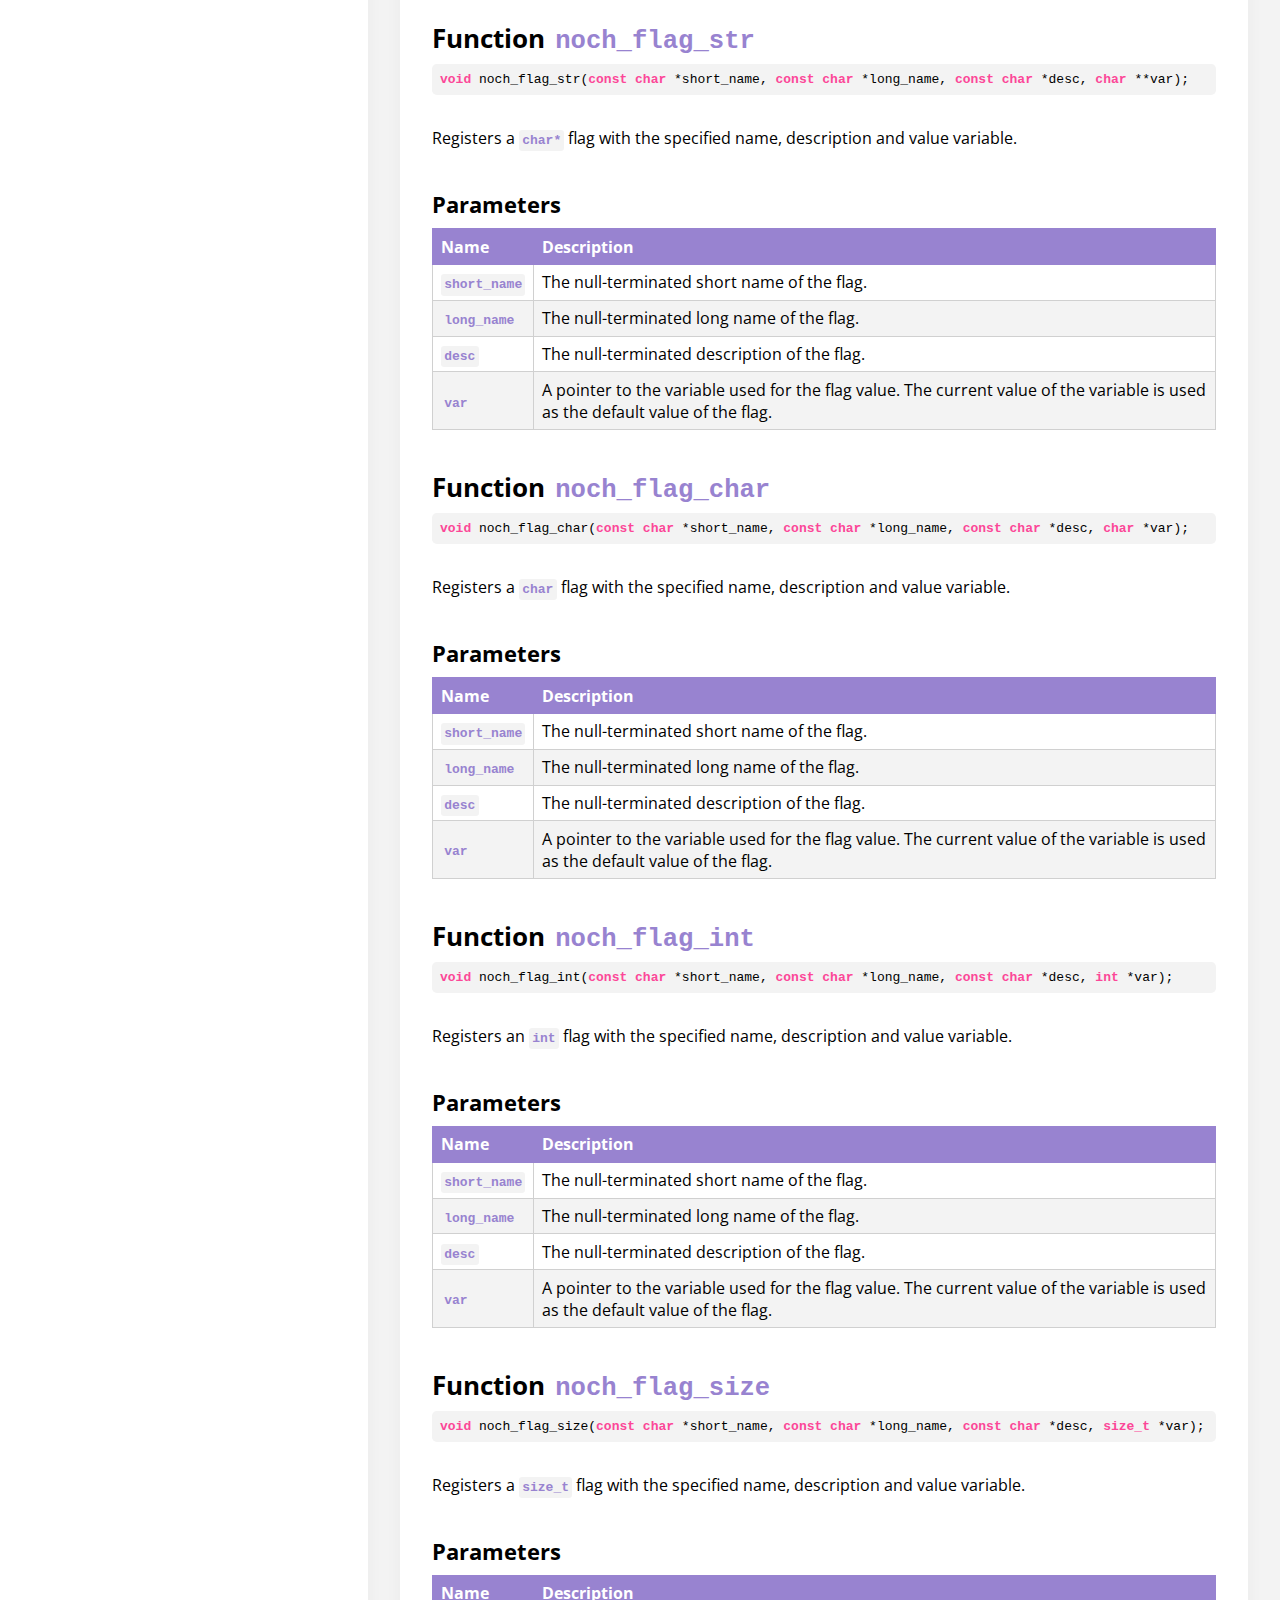
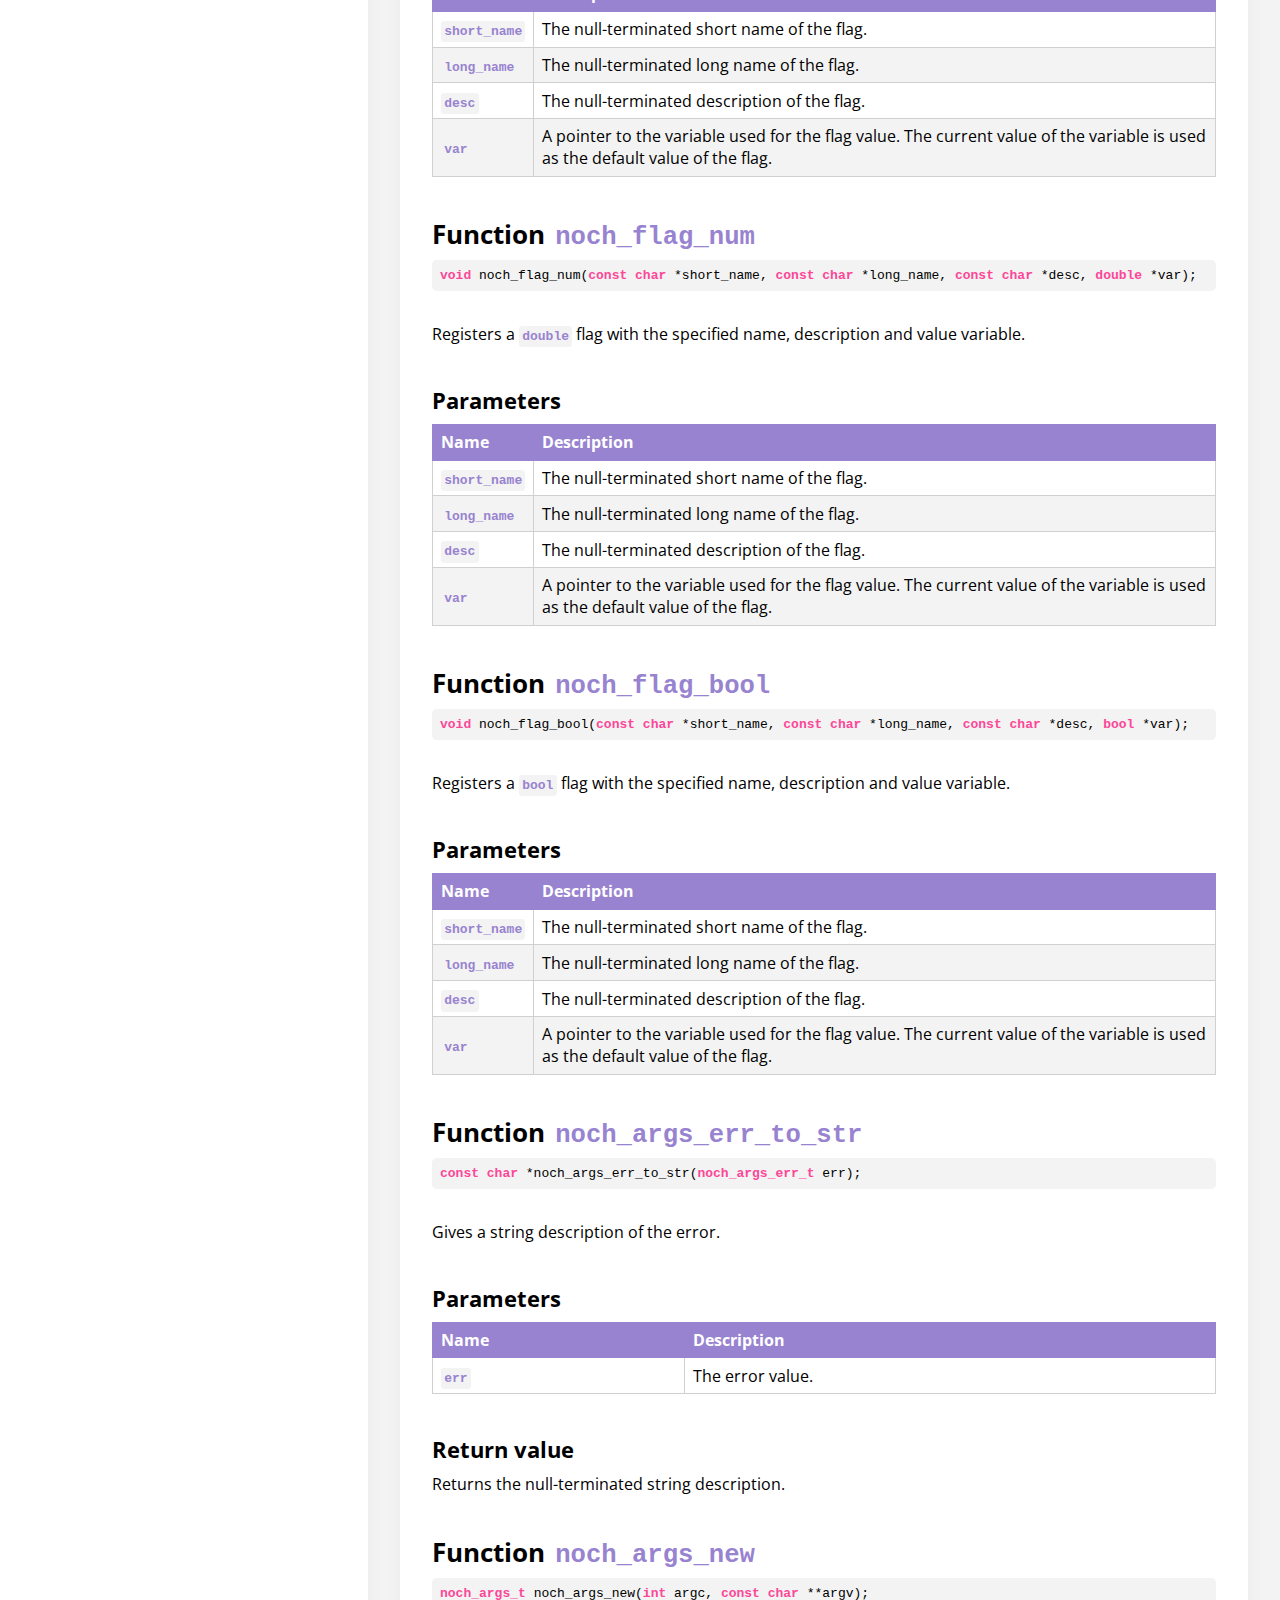
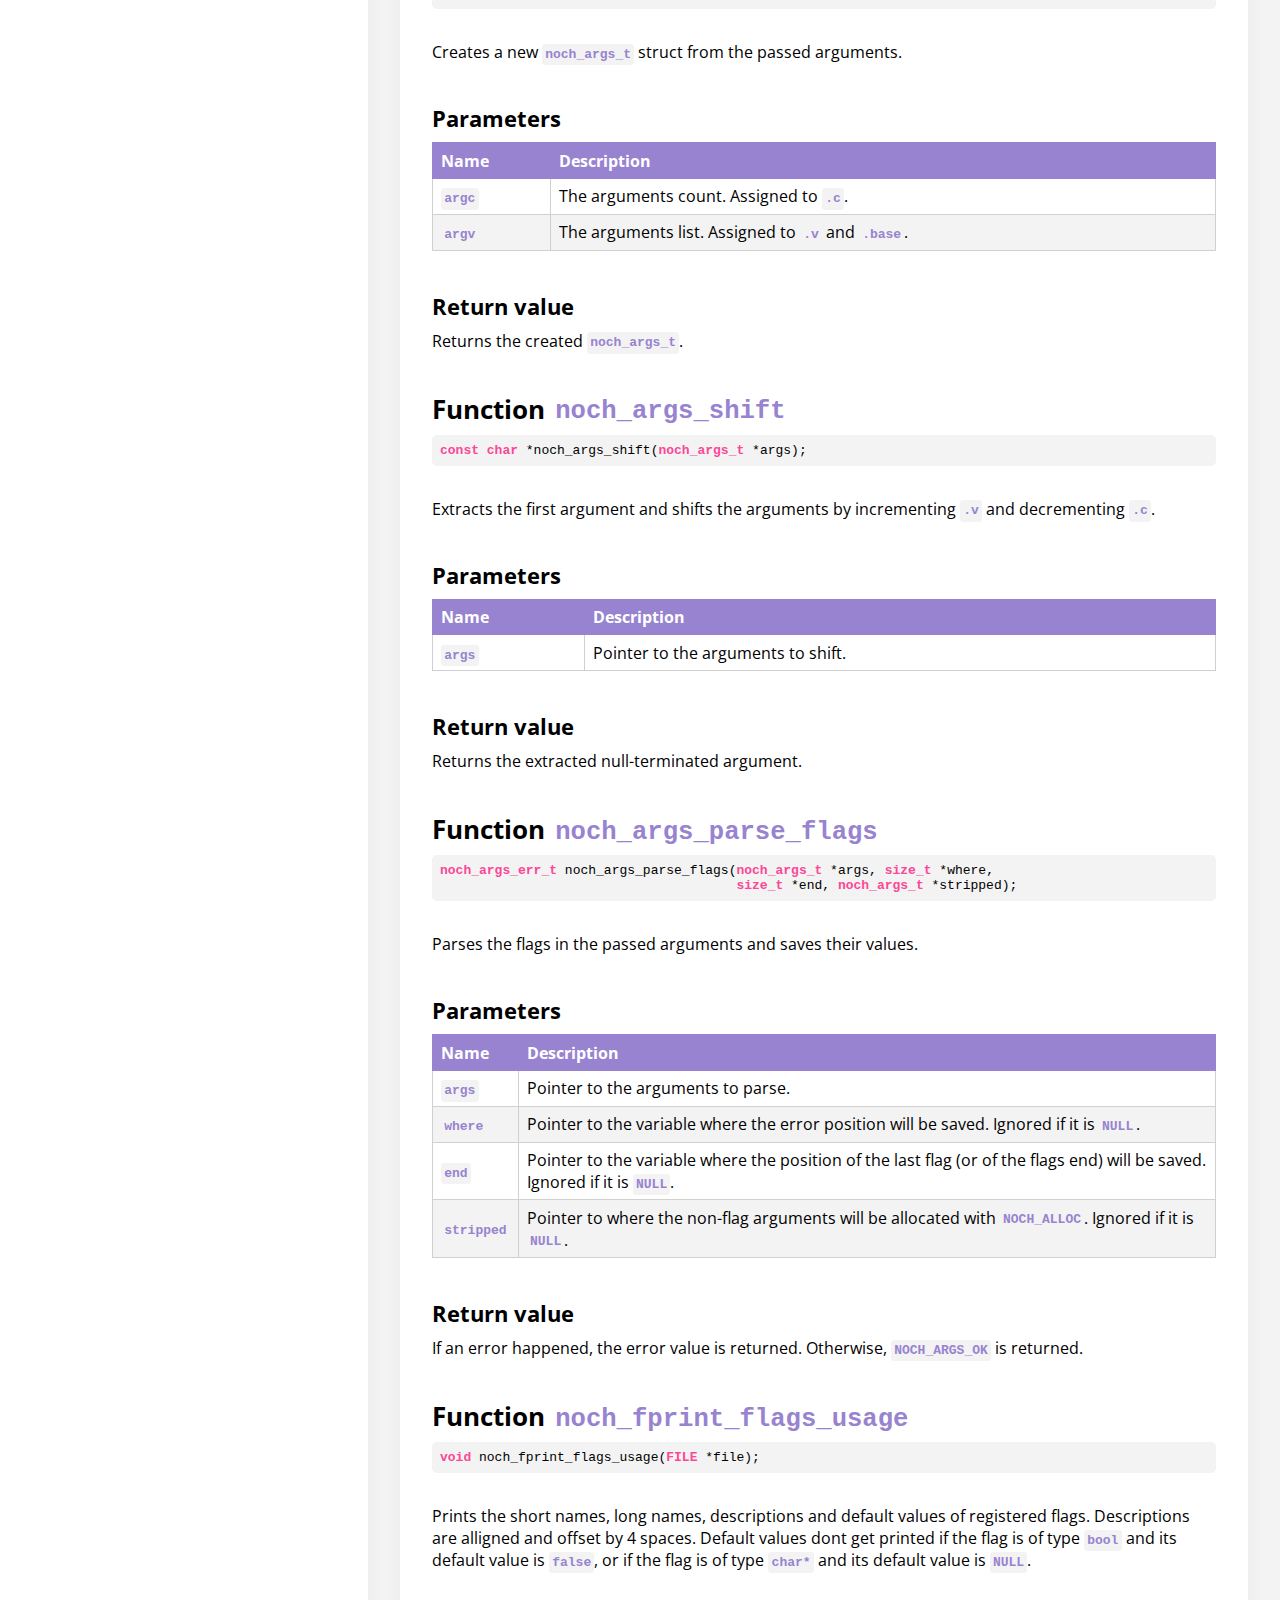
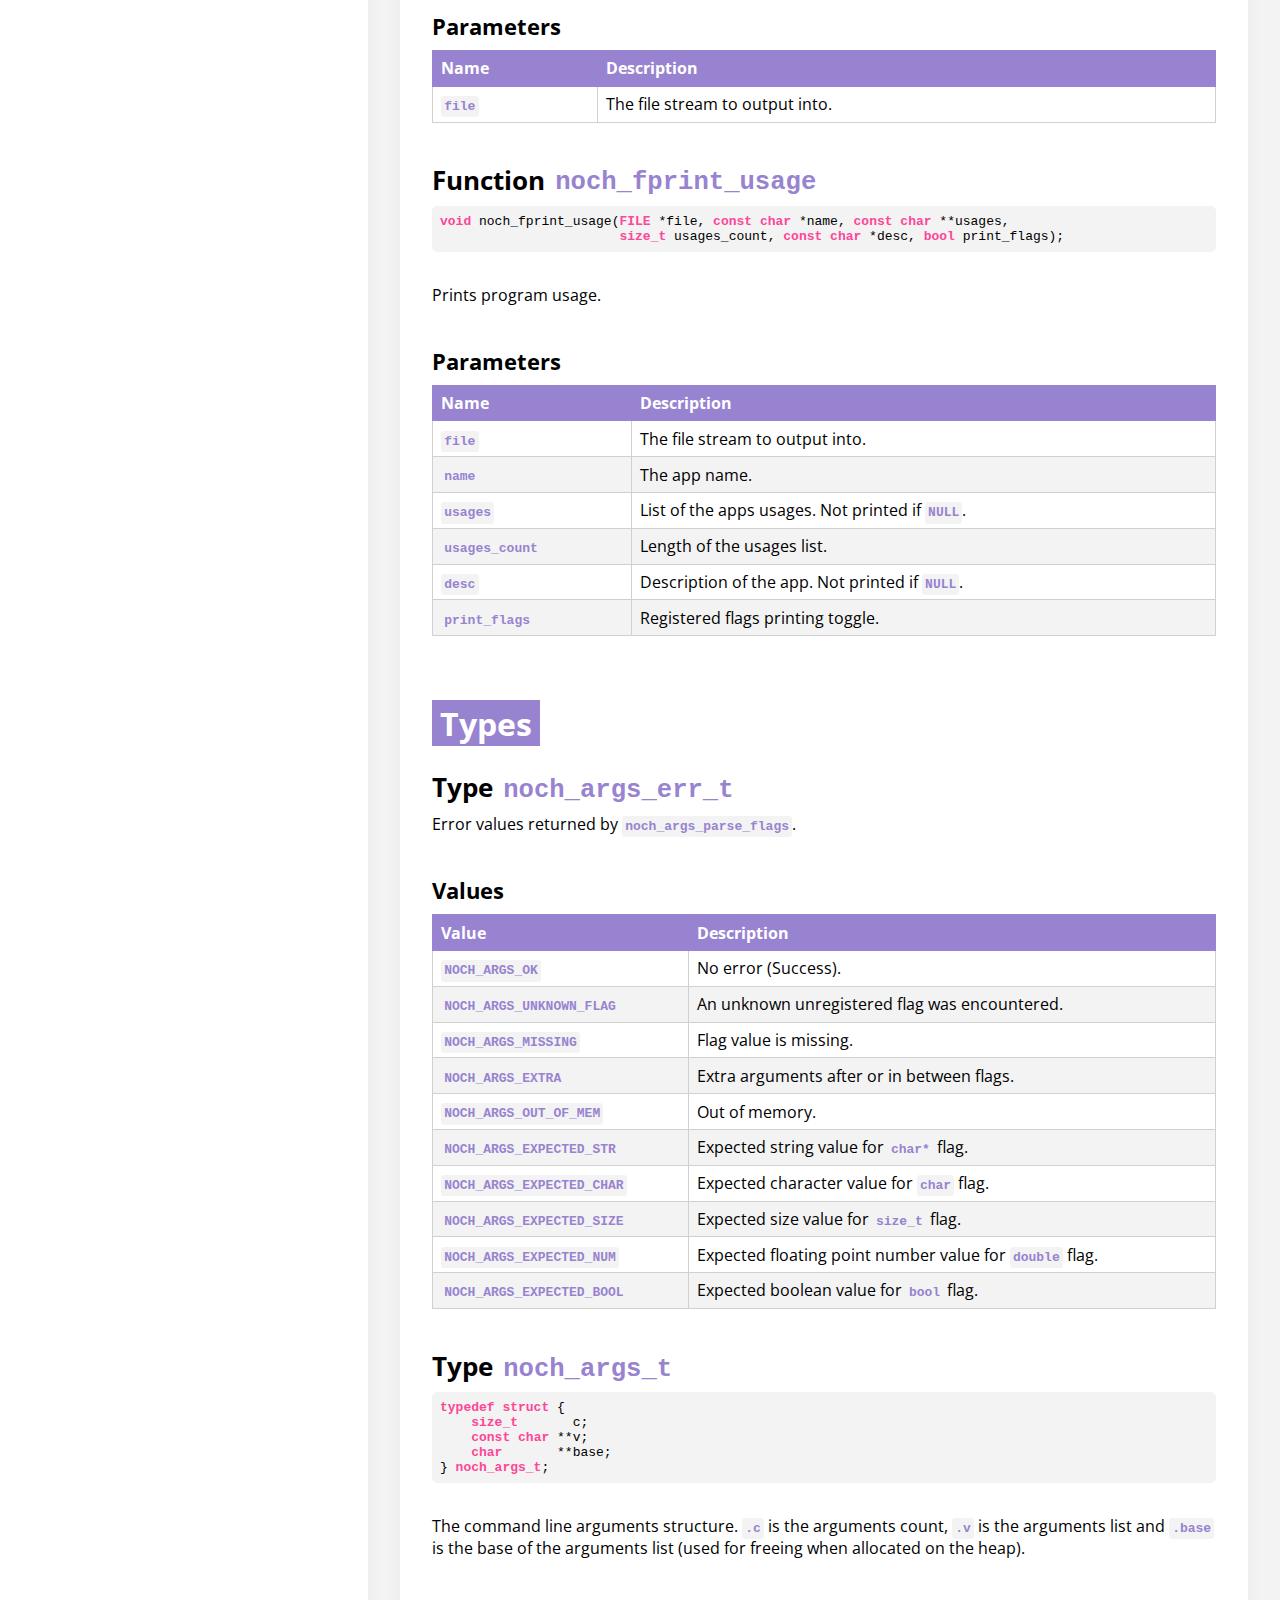
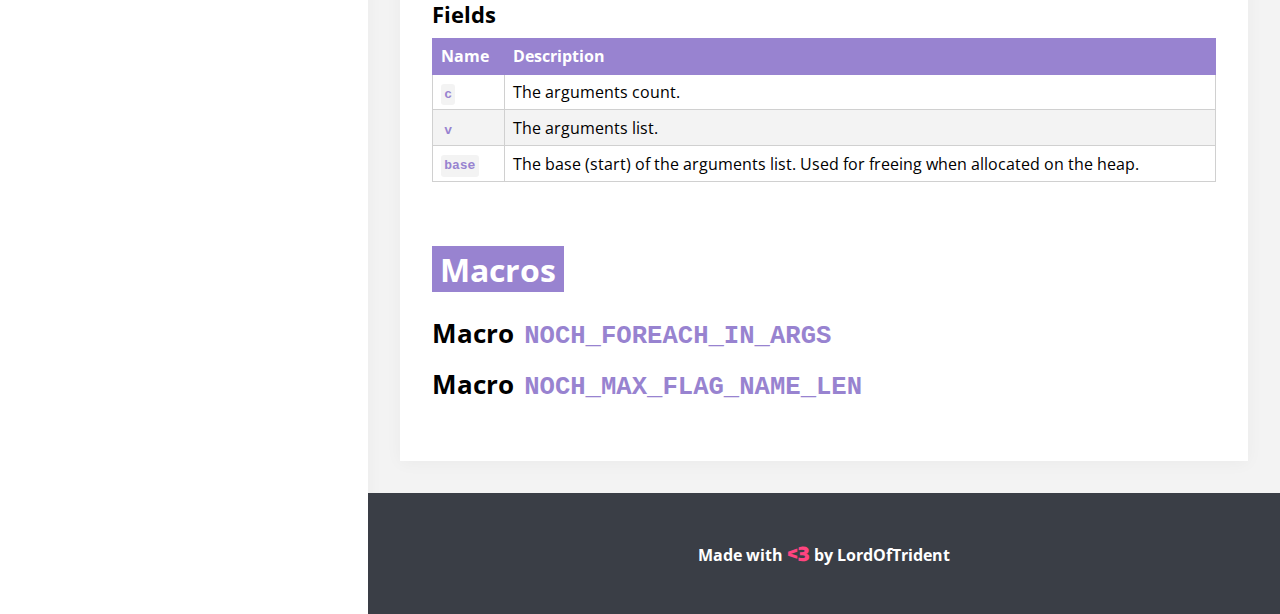
<file: docs/noch/args/index.html>
<!DOCTYPE html>
<html>
<head>
	<meta charset="utf-8">

	<title>noch/args | Documentation</title>
	<meta property="og:title" content="noch/args | Documentation">

	<meta name="description" content="noch/args documentation ">
	<meta property="og:description" content="Documentation template">

	<meta name="keywords" content="LordOfTrident, Trident, TR-ED, Trident Editor">
	<meta name="author" content="LordOfTrident">
	<meta name="viewport" content="width=device-width, initial-scale=1">
	<meta name="theme-color" content="#9883d0">
	<meta name="twitter:card" content="summary_large_image">

	<meta property="og:type" content="website">
	<meta property="og:site_name" content="LordOfTrident">
    <meta property="og:url" content="https://lordoftrident.github.io/docs/noch/args">
    <meta property="og:image" content="/res/imgs/noch.png">

	<link rel="stylesheet" href="https://cdnjs.cloudflare.com/ajax/libs/font-awesome/4.7.0/css/font-awesome.min.css">
	<link href='https://fonts.googleapis.com/css?family=Open+Sans:400,600,300' rel='stylesheet' type='text/css'>

	<link rel="stylesheet" href="../theme.css">
	<link rel="stylesheet" href="/docs/base/style.css">
</head>

<body>
	<button id="back-to-top" onclick="backToTop()">
		<i class="icon fa fa-chevron-up fa-sm"></i>
	</button>

	<a href="https://github.com/lordoftrident/noch/tree/main/args.h" class="github-corner" target="_blank">
		<svg viewBox="0 0 250 250" aria-hidden="true">
			<path d="M0,0 L115,115 L130,115 L142,142 L250,250 L250,0 Z"></path>
			<path d="M128.3,109.0 C113.8,99.7 119.0,89.6 119.0,89.6 C122.0,82.7 120.5,78.6 120.5,78.6 C119.2,72.0 123.4,76.3 123.4,76.3 C127.3,80.9 125.5,87.3 125.5,87.3 C122.9,97.6 130.6,101.9 134.4,103.2" fill="currentColor" style="transform-origin: 130px 106px;" class="octo-arm"></path>
			<path d="M115.0,115.0 C114.9,115.1 118.7,116.5 119.8,115.4 L133.7,101.6 C136.9,99.2 139.9,98.4 142.2,98.6 C133.8,88.0 127.5,74.4 143.8,58.0 C148.5,53.4 154.0,51.2 159.7,51.0 C160.3,49.4 163.2,43.6 171.4,40.1 C171.4,40.1 176.1,42.5 178.8,56.2 C183.1,58.6 187.2,61.8 190.9,65.4 C194.5,69.0 197.7,73.2 200.1,77.6 C213.8,80.2 216.3,84.9 216.3,84.9 C212.7,93.1 206.9,96.0 205.4,96.6 C205.1,102.4 203.0,107.8 198.3,112.5 C181.9,128.9 168.3,122.5 157.7,114.1 C157.9,116.9 156.7,120.9 152.7,124.9 L141.0,136.5 C139.8,137.7 141.6,141.9 141.8,141.8 Z" fill="currentColor"></path>
		</svg>
	</a>

	<main id="site-main">
		<div class="doc-sidebar">
			<div class="doc-sidebar-fixed">
				<header class="doc-sidebar-header">
					<a class="doc-sidebar-back" href="../"><i class="icon fa fa-chevron-left fa-sm"></i></a>
					<h1 class="doc-sidebar-title">noch/args</h1>
					<p class="doc-sidebar-desc">Table of contents</p>
				</header>
				<nav class="doc-nav">
					<ul class="nav-doc-nest-1">
						<li>
							<a href="#introduction">Introduction</a>
						</li>
						<li>
							<a href="#funcs">Functions</a>
							<ul class="nav-doc-nest-2">
								<li>
									<a href="#funcs-noch_is_arg_flag"><span class="inline-code">noch_is_arg_flag</span></a>
								</li>
								<li>
									<a href="#funcs-noch_is_arg_long_flag"><span class="inline-code">noch_is_arg_long_flag</span></a>
								</li>
								<li>
									<a href="#funcs-noch_is_arg_flags_end"><span class="inline-code">noch_is_arg_flags_end</span></a>
								</li>
								<li>
									<a href="#funcs-noch_flag_str"><span class="inline-code">noch_flag_str</span></a>
								</li>
								<li>
									<a href="#funcs-noch_flag_char"><span class="inline-code">noch_flag_char</span></a>
								</li>
								<li>
									<a href="#funcs-noch_flag_int"><span class="inline-code">noch_flag_int</span></a>
								</li>
								<li>
									<a href="#funcs-noch_flag_size"><span class="inline-code">noch_flag_size</span></a>
								</li>
								<li>
									<a href="#funcs-noch_flag_num"><span class="inline-code">noch_flag_num</span></a>
								</li>
								<li>
									<a href="#funcs-noch_flag_bool"><span class="inline-code">noch_flag_bool</span></a>
								</li>
								<li>
									<a href="#funcs-noch_args_err_to_str"><span class="inline-code">noch_args_err_to_str</span></a>
								</li>
								<li>
									<a href="#funcs-noch_args_new"><span class="inline-code">noch_args_new</span></a>
								</li>
								<li>
									<a href="#funcs-noch_args_shift"><span class="inline-code">noch_args_shift</span></a>
								</li>
								<li>
									<a href="#funcs-noch_args_parse_flags"><span class="inline-code">noch_args_parse_flags</span></a>
								</li>
								<li>
									<a href="#funcs-noch_fprint_flags_usage"><span class="inline-code">noch_fprint_flags_usage</span></a>
								</li>
								<li>
									<a href="#funcs-noch_fprint_usage"><span class="inline-code">noch_fprint_usage</span></a>
								</li>
							</ul>
						</li>
						<li>
							<a href="#types">Types</a>
							<ul class="nav-doc-nest-2">
								<li>
									<a href="#types-noch_args_err_t"><span class="inline-code">noch_args_err_t<span></a>
								</li>
								<li>
									<a href="#types-noch_args_t"><span class="inline-code">noch_args_t</span></a>
								</li>
							</ul>
						</li>
						<li>
							<a href="#macro">Macros</a>
							<ul class="nav-doc-nest-2">
								<li>
									<a href="#types-NOCH_FOREACH_IN_ARGS"><span class="inline-code">NOCH_FOREACH_IN_ARGS</span></a>
								</li>
								<li>
									<a href="#types-NOCH_MAX_FLAG_NAME_LEN"><span class="inline-code">NOCH_MAX_FLAG_NAME_LEN</span></a>
								</li>
							</ul>
						</li>
					</ul>
				</nav>
			</div>
		</div>

		<div class="doc-page">
			<div class="doc-content">
				<button class="theme" id="dark-theme" onclick="setTheme('dark')">
					<i class="icon fa fa-moon-o fa-sm"></i>
				</button>
				<button class="theme" id="light-theme" onclick="setTheme('light')">
					<i class="icon fa fa-sun-o fa-sm"></i>
				</button>
				<div class="clearfix"></div>

				<div class="container">
					<section class="doc-section">
						<h1 id="introduction">Introduction</h1>
						<p>
							<b>noch/args</b> is a library for parsing the command line arguments and flags.
						</p>
					</section>
					<section class="doc-section">
						<h1 id="funcs">Functions</h1>

						<h2 id="funcs-noch_is_arg_flag">Function <span class="inline-code">noch_is_arg_flag</span></h2>
						<div class="code no-header">
							<pre class="code-content"><span class="tok tok-keyword">bool</span> noch_is_arg_flag(<span class="tok tok-keyword">const char</span> *arg);</pre>
						</div>

						<p>Checks if the specified argument is a flag.</p>

						<h3>Parameters</h3>
						<table>
							<tr>
								<td>Name</td>
								<td>Description</td>
							</tr>
							<tr>
								<td><span class="inline-code">arg</span></td>
								<td>The null-terminated argument string.</td>
							</tr>
						</table>

						<h3>Return value</h3>
						<p>
							Returns <span class="inline-code">true</span> if the argument is a flag but its not equal to <span class="inline-code">--</span> (flags end), otherwise
							returns <span class="inline-code">false</span>.
						</p>

						<h2 id="funcs-noch_is_arg_long_flag">Function <span class="inline-code">noch_is_arg_long_flag</span></h2>
						<div class="code no-header">
							<pre class="code-content"><span class="tok tok-keyword">bool</span> noch_is_arg_long_flag(<span class="tok tok-keyword">const char</span> *arg);</pre>
						</div>

						<p>Checks if the specified argument is a long flag.</p>

						<h3>Parameters</h3>
						<table>
							<tr>
								<td>Name</td>
								<td>Description</td>
							</tr>
							<tr>
								<td><span class="inline-code">arg</span></td>
								<td>The null-terminated argument string.</td>
							</tr>
						</table>

						<h3>Return value</h3>
						<p>
							Returns <span class="inline-code">true</span> if the argument is a long flag (prefixed with <span class="inline-code">--</span>) but its not equal to <span class="inline-code">--</span> (flags end), otherwise
							returns <span class="inline-code">false</span>.
						</p>

						<h2 id="funcs-noch_is_arg_flags_end">Function <span class="inline-code">noch_is_arg_flags_end</span></h2>
						<div class="code no-header">
							<pre class="code-content"><span class="tok tok-keyword">bool</span> noch_is_arg_flags_end(<span class="tok tok-keyword">const char</span> *arg);</pre>
						</div>

						<p>Checks if the specified argument is a flags end.</p>

						<h3>Parameters</h3>
						<table>
							<tr>
								<td>Name</td>
								<td>Description</td>
							</tr>
							<tr>
								<td><span class="inline-code">arg</span></td>
								<td>The null-terminated argument string.</td>
							</tr>
						</table>

						<h3>Return value</h3>
						<p>
							Returns <span class="inline-code">true</span> if the argument is equal to <span class="inline-code">--</span> (flags end), otherwise
							returns <span class="inline-code">false</span>.
						</p>

						<h2 id="funcs-noch_flag_str">Function <span class="inline-code">noch_flag_str</span></h2>
						<div class="code no-header">
							<pre class="code-content"><span class="tok tok-keyword">void</span> noch_flag_str(<span class="tok tok-keyword">const char</span> *short_name, <span class="tok tok-keyword">const char</span> *long_name, <span class="tok tok-keyword">const char</span> *desc, <span class="tok tok-keyword">char</span> **var);</pre>
						</div>

						<p>Registers a <span class="inline-code">char*</span> flag with the specified name, description and value variable.</p>

						<h3>Parameters</h3>
						<table>
							<tr>
								<td>Name</td>
								<td>Description</td>
							</tr>
							<tr>
								<td><span class="inline-code">short_name</span></td>
								<td>The null-terminated short name of the flag.</td>
							</tr>
							<tr>
								<td><span class="inline-code">long_name</span></td>
								<td>The null-terminated long name of the flag.</td>
							</tr>
							<tr>
								<td><span class="inline-code">desc</span></td>
								<td>The null-terminated description of the flag.</td>
							</tr>
							<tr>
								<td><span class="inline-code">var</span></td>
								<td>A pointer to the variable used for the flag value. The current value of the variable is used as the default value of the flag.</td>
							</tr>
						</table>

						<h2 id="funcs-noch_flag_char">Function <span class="inline-code">noch_flag_char</span></h2>
						<div class="code no-header">
							<pre class="code-content"><span class="tok tok-keyword">void</span> noch_flag_char(<span class="tok tok-keyword">const char</span> *short_name, <span class="tok tok-keyword">const char</span> *long_name, <span class="tok tok-keyword">const char</span> *desc, <span class="tok tok-keyword">char</span> *var);</pre>
						</div>

						<p>Registers a <span class="inline-code">char</span> flag with the specified name, description and value variable.</p>

						<h3>Parameters</h3>
						<table>
							<tr>
								<td>Name</td>
								<td>Description</td>
							</tr>
							<tr>
								<td><span class="inline-code">short_name</span></td>
								<td>The null-terminated short name of the flag.</td>
							</tr>
							<tr>
								<td><span class="inline-code">long_name</span></td>
								<td>The null-terminated long name of the flag.</td>
							</tr>
							<tr>
								<td><span class="inline-code">desc</span></td>
								<td>The null-terminated description of the flag.</td>
							</tr>
							<tr>
								<td><span class="inline-code">var</span></td>
								<td>A pointer to the variable used for the flag value. The current value of the variable is used as the default value of the flag.</td>
							</tr>
						</table>

						<h2 id="funcs-noch_flag_int">Function <span class="inline-code">noch_flag_int</span></h2>
						<div class="code no-header">
							<pre class="code-content"><span class="tok tok-keyword">void</span> noch_flag_int(<span class="tok tok-keyword">const char</span> *short_name, <span class="tok tok-keyword">const char</span> *long_name, <span class="tok tok-keyword">const char</span> *desc, <span class="tok tok-keyword">int</span> *var);</pre>
						</div>

						<p>Registers an <span class="inline-code">int</span> flag with the specified name, description and value variable.</p>

						<h3>Parameters</h3>
						<table>
							<tr>
								<td>Name</td>
								<td>Description</td>
							</tr>
							<tr>
								<td><span class="inline-code">short_name</span></td>
								<td>The null-terminated short name of the flag.</td>
							</tr>
							<tr>
								<td><span class="inline-code">long_name</span></td>
								<td>The null-terminated long name of the flag.</td>
							</tr>
							<tr>
								<td><span class="inline-code">desc</span></td>
								<td>The null-terminated description of the flag.</td>
							</tr>
							<tr>
								<td><span class="inline-code">var</span></td>
								<td>A pointer to the variable used for the flag value. The current value of the variable is used as the default value of the flag.</td>
							</tr>
						</table>

						<h2 id="funcs-noch_flag_size">Function <span class="inline-code">noch_flag_size</span></h2>
						<div class="code no-header">
							<pre class="code-content"><span class="tok tok-keyword">void</span> noch_flag_size(<span class="tok tok-keyword">const char</span> *short_name, <span class="tok tok-keyword">const char</span> *long_name, <span class="tok tok-keyword">const char</span> *desc, <span class="tok tok-keyword">size_t</span> *var);</pre>
						</div>

						<p>Registers a <span class="inline-code">size_t</span> flag with the specified name, description and value variable.</p>

						<h3>Parameters</h3>
						<table>
							<tr>
								<td>Name</td>
								<td>Description</td>
							</tr>
							<tr>
								<td><span class="inline-code">short_name</span></td>
								<td>The null-terminated short name of the flag.</td>
							</tr>
							<tr>
								<td><span class="inline-code">long_name</span></td>
								<td>The null-terminated long name of the flag.</td>
							</tr>
							<tr>
								<td><span class="inline-code">desc</span></td>
								<td>The null-terminated description of the flag.</td>
							</tr>
							<tr>
								<td><span class="inline-code">var</span></td>
								<td>A pointer to the variable used for the flag value. The current value of the variable is used as the default value of the flag.</td>
							</tr>
						</table>

						<h2 id="funcs-noch_flag_num">Function <span class="inline-code">noch_flag_num</span></h2>
						<div class="code no-header">
							<pre class="code-content"><span class="tok tok-keyword">void</span> noch_flag_num(<span class="tok tok-keyword">const char</span> *short_name, <span class="tok tok-keyword">const char</span> *long_name, <span class="tok tok-keyword">const char</span> *desc, <span class="tok tok-keyword">double</span> *var);</pre>
						</div>

						<p>Registers a <span class="inline-code">double</span> flag with the specified name, description and value variable.</p>

						<h3>Parameters</h3>
						<table>
							<tr>
								<td>Name</td>
								<td>Description</td>
							</tr>
							<tr>
								<td><span class="inline-code">short_name</span></td>
								<td>The null-terminated short name of the flag.</td>
							</tr>
							<tr>
								<td><span class="inline-code">long_name</span></td>
								<td>The null-terminated long name of the flag.</td>
							</tr>
							<tr>
								<td><span class="inline-code">desc</span></td>
								<td>The null-terminated description of the flag.</td>
							</tr>
							<tr>
								<td><span class="inline-code">var</span></td>
								<td>A pointer to the variable used for the flag value. The current value of the variable is used as the default value of the flag.</td>
							</tr>
						</table>

						<h2 id="funcs-noch_flag_bool">Function <span class="inline-code">noch_flag_bool</span></h2>
						<div class="code no-header">
							<pre class="code-content"><span class="tok tok-keyword">void</span> noch_flag_bool(<span class="tok tok-keyword">const char</span> *short_name, <span class="tok tok-keyword">const char</span> *long_name, <span class="tok tok-keyword">const char</span> *desc, <span class="tok tok-keyword">bool</span> *var);</pre>
						</div>

						<p>Registers a <span class="inline-code">bool</span> flag with the specified name, description and value variable.</p>

						<h3>Parameters</h3>
						<table>
							<tr>
								<td>Name</td>
								<td>Description</td>
							</tr>
							<tr>
								<td><span class="inline-code">short_name</span></td>
								<td>The null-terminated short name of the flag.</td>
							</tr>
							<tr>
								<td><span class="inline-code">long_name</span></td>
								<td>The null-terminated long name of the flag.</td>
							</tr>
							<tr>
								<td><span class="inline-code">desc</span></td>
								<td>The null-terminated description of the flag.</td>
							</tr>
							<tr>
								<td><span class="inline-code">var</span></td>
								<td>A pointer to the variable used for the flag value. The current value of the variable is used as the default value of the flag.</td>
							</tr>
						</table>

						<h2 id="funcs-noch_args_err_to_str">Function <span class="inline-code">noch_args_err_to_str</span></h2>
						<div class="code no-header">
							<pre class="code-content"><span class="tok tok-keyword">const char</span> *noch_args_err_to_str(<span class="tok tok-keyword">noch_args_err_t</span> err);</pre>
						</div>

						<p>Gives a string description of the error.</p>

						<h3>Parameters</h3>
						<table>
							<tr>
								<td>Name</td>
								<td>Description</td>
							</tr>
							<tr>
								<td><span class="inline-code">err</span></td>
								<td>The error value.</td>
							</tr>
						</table>

						<h3>Return value</h3>
						<p>Returns the null-terminated string description.</p>

						<h2 id="funcs-noch_args_new">Function <span class="inline-code">noch_args_new</span></h2>
						<div class="code no-header">
							<pre class="code-content"><span class="tok tok-keyword">noch_args_t</span> noch_args_new(<span class="tok tok-keyword">int</span> argc, <span class="tok tok-keyword">const char</span> **argv);</pre>
						</div>

						<p>Creates a new <span class="inline-code">noch_args_t</span> struct from the passed arguments.</p>

						<h3>Parameters</h3>
						<table>
							<tr>
								<td>Name</td>
								<td>Description</td>
							</tr>
							<tr>
								<td><span class="inline-code">argc</span></td>
								<td>The arguments count. Assigned to <span class="inline-code">.c</span>.</td>
							</tr>
							<tr>
								<td><span class="inline-code">argv</span></td>
								<td>The arguments list. Assigned to <span class="inline-code">.v</span> and <span class="inline-code">.base</span>.</td>
							</tr>
						</table>

						<h3>Return value</h3>
						<p>Returns the created <span class="inline-code">noch_args_t</span>.</p>

						<h2 id="funcs-noch_args_shift">Function <span class="inline-code">noch_args_shift</span></h2>
						<div class="code no-header">
							<pre class="code-content"><span class="tok tok-keyword">const char</span> *noch_args_shift(<span class="tok tok-keyword">noch_args_t</span> *args);</pre>
						</div>

						<p>Extracts the first argument and shifts the arguments by incrementing <span class="inline-code">.v</span> and decrementing <span class="inline-code">.c</span>.</p>

						<h3>Parameters</h3>
						<table>
							<tr>
								<td>Name</td>
								<td>Description</td>
							</tr>
							<tr>
								<td><span class="inline-code">args</span></td>
								<td>Pointer to the arguments to shift.</td>
							</tr>
						</table>

						<h3>Return value</h3>
						<p>Returns the extracted null-terminated argument.</p>

						<h2 id="funcs-noch_args_parse_flags">Function <span class="inline-code">noch_args_parse_flags</span></h2>
						<div class="code no-header">
							<pre class="code-content"><span class="tok tok-keyword">noch_args_err_t</span> noch_args_parse_flags(<span class="tok tok-keyword">noch_args_t</span> *args, <span class="tok tok-keyword">size_t</span> *where,
                                      <span class="tok tok-keyword">size_t</span> *end, <span class="tok tok-keyword">noch_args_t</span> *stripped);</pre>
						</div>

						<p>Parses the flags in the passed arguments and saves their values.</p>

						<h3>Parameters</h3>
						<table>
							<tr>
								<td>Name</td>
								<td>Description</td>
							</tr>
							<tr>
								<td><span class="inline-code">args</span></td>
								<td>Pointer to the arguments to parse.</td>
							</tr>
							<tr>
								<td><span class="inline-code">where</span></td>
								<td>Pointer to the variable where the error position will be saved. Ignored if it is <span class="inline-code">NULL</span>.</td>
							</tr>
							<tr>
								<td><span class="inline-code">end</span></td>
								<td>Pointer to the variable where the position of the last flag (or of the flags end) will be saved. Ignored if it is <span class="inline-code">NULL</span>.</td>
							</tr>
							<tr>
								<td><span class="inline-code">stripped</span></td>
								<td>Pointer to where the non-flag arguments will be allocated with <span class="inline-code">NOCH_ALLOC</span>. Ignored if it is <span class="inline-code">NULL</span>.</td>
							</tr>
						</table>

						<h3>Return value</h3>
						<p>If an error happened, the error value is returned. Otherwise, <span class="inline-code">NOCH_ARGS_OK</span> is returned.</p>

						<h2 id="funcs-noch_fprint_flags_usage">Function <span class="inline-code">noch_fprint_flags_usage</span></h2>
						<div class="code no-header">
							<pre class="code-content"><span class="tok tok-keyword">void</span> noch_fprint_flags_usage(<span class="tok tok-keyword">FILE</span> *file);</pre>
						</div>

						<p>
							Prints the short names, long names, descriptions and default values of registered flags. Descriptions
							are alligned and offset by 4 spaces. Default values dont get printed if the flag is of type <span class="inline-code">bool</span> and its
							default value is <span class="inline-code">false</span>, or if the flag is of type <span class="inline-code">char*</span> and its default value is <span class="inline-code">NULL</span>.
						</p>

						<h3>Parameters</h3>
						<table>
							<tr>
								<td>Name</td>
								<td>Description</td>
							</tr>
							<tr>
								<td><span class="inline-code">file</span></td>
								<td>The file stream to output into.</td>
							</tr>
						</table>

						<h2 id="funcs-noch_fprint_usage">Function <span class="inline-code">noch_fprint_usage</span></h2>
						<div class="code no-header">
							<pre class="code-content"><span class="tok tok-keyword">void</span> noch_fprint_usage(<span class="tok tok-keyword">FILE</span> *file, <span class="tok tok-keyword">const char</span> *name, <span class="tok tok-keyword">const char</span> **usages,
                       <span class="tok tok-keyword">size_t</span> usages_count, <span class="tok tok-keyword">const char</span> *desc, <span class="tok tok-keyword">bool</span> print_flags);</pre>
						</div>

						<p>
							Prints program usage.
						</p>

						<h3>Parameters</h3>
						<table>
							<tr>
								<td>Name</td>
								<td>Description</td>
							</tr>
							<tr>
								<td><span class="inline-code">file</span></td>
								<td>The file stream to output into.</td>
							</tr>
							<tr>
								<td><span class="inline-code">name</span></td>
								<td>The app name.</td>
							</tr>
							<tr>
								<td><span class="inline-code">usages</span></td>
								<td>List of the apps usages. Not printed if <span class="inline-code">NULL</span>.</td>
							</tr>
							<tr>
								<td><span class="inline-code">usages_count</span></td>
								<td>Length of the usages list.</td>
							</tr>
							<tr>
								<td><span class="inline-code">desc</span></td>
								<td>Description of the app. Not printed if <span class="inline-code">NULL</span>.</td>
							</tr>
							<tr>
								<td><span class="inline-code">print_flags</span></td>
								<td>Registered flags printing toggle.</td>
							</tr>
						</table>

					</section>
					<section class="doc-section">
						<h1 id="types">Types</h1>
						<h2 id="types-noch_args_err_t">Type <span class="inline-code">noch_args_err_t</span></h2>
						<p>
							Error values returned by <span class="inline-code">noch_args_parse_flags</span>.
						</p>

						<h3>Values</h3>
						<table>
							<tr>
								<td>Value</td>
								<td>Description</td>
							</tr>
							<tr>
								<td><span class="inline-code">NOCH_ARGS_OK</span></td>
								<td>No error (Success).</td>
							</tr>
							<tr>
								<td><span class="inline-code">NOCH_ARGS_UNKNOWN_FLAG</span></td>
								<td>An unknown unregistered flag was encountered.</td>
							</tr>
							<tr>
								<td><span class="inline-code">NOCH_ARGS_MISSING</span></td>
								<td>Flag value is missing.</td>
							</tr>
							<tr>
								<td><span class="inline-code">NOCH_ARGS_EXTRA</span></td>
								<td>Extra arguments after or in between flags.</td>
							</tr>
							<tr>
								<td><span class="inline-code">NOCH_ARGS_OUT_OF_MEM</span></td>
								<td>Out of memory.</td>
							</tr>
							<tr>
								<td><span class="inline-code">NOCH_ARGS_EXPECTED_STR</span></td>
								<td>Expected string value for <span class="inline-code">char*</span> flag.</td>
							</tr>
							<tr>
								<td><span class="inline-code">NOCH_ARGS_EXPECTED_CHAR</span></td>
								<td>Expected character value for <span class="inline-code">char</span> flag.</td>
							</tr>
							<tr>
								<td><span class="inline-code">NOCH_ARGS_EXPECTED_SIZE</span></td>
								<td>Expected size value for <span class="inline-code">size_t</span> flag.</td>
							</tr>
							<tr>
								<td><span class="inline-code">NOCH_ARGS_EXPECTED_NUM</span></td>
								<td>Expected floating point number value for <span class="inline-code">double</span> flag.</td>
							</tr>
							<tr>
								<td><span class="inline-code">NOCH_ARGS_EXPECTED_BOOL</span></td>
								<td>Expected boolean value for <span class="inline-code">bool</span> flag.</td>
							</tr>
						</table>

						<h2 id="types-noch_args_t">Type <span class="inline-code">noch_args_t</span></h2>
						<div class="code no-header">
							<pre class="code-content"><span class="tok tok-keyword">typedef struct</span> {
    <span class="tok tok-keyword">size_t</span>       c;
    <span class="tok tok-keyword">const char</span> **v;
    <span class="tok tok-keyword">char</span>       **base;
} <span class="tok tok-keyword">noch_args_t</span>;</pre>
						</div>

						<p>
							The command line arguments structure. <span class="inline-code">.c</span> is the arguments count,
							<span class="inline-code">.v</span> is the arguments list and <span class="inline-code">.base</span> is the base
							of the arguments list (used for freeing when allocated on the heap).
						</p>

						<h3>Fields</h3>
						<table>
							<tr>
								<td>Name</td>
								<td>Description</td>
							</tr>
							<tr>
								<td><span class="inline-code">c</span></td>
								<td>The arguments count.</td>
							</tr>
							<tr>
								<td><span class="inline-code">v</span></td>
								<td>The arguments list.</td>
							</tr>
							<tr>
								<td><span class="inline-code">base</span></td>
								<td>The base (start) of the arguments list. Used for freeing when allocated on the heap.</td>
							</tr>
						</table>

					</section>
					<section class="doc-section">
						<h1 id="macros">Macros</h1>
						<h2 id="macros-NOCH_FOREACH_IN_ARGS">Macro <span class="inline-code">NOCH_FOREACH_IN_ARGS</span></h2>
						<h2 id="macros-NOCH_MAX_FLAG_NAME_LEN">Macro <span class="inline-code">NOCH_MAX_FLAG_NAME_LEN</span></h2>

					</section>
				</div>
			</div>

			<footer id="site-footer">
				<p>Made with <span class="heart"><3</span> by LordOfTrident</p>
			</footer>
		</div>
	</main>

	<script src="/docs/base/script.js"></script>
</body>
</html>
</file>
<file: style.css>
:root.dark {
	--color-body: #101014;

	--color-fg:         #ffffff;
	--color-bg:         #32343a; /* 212328 */
	--color-accent:     #bb3e93;
	--color-accent-fg:  #eb6ec3;
	--color-alt-accent: #e94831;
	--color-footer:     #212328; /* 101014 */

	--color-tab-fg:        #ffffff;
	--color-tab-bg:        #ffffff00;
	--color-tab-select-fg: #000000;
	--color-tab-select-bg: #ffffff;

	--color-drop-down-fg:        var(--color-fg);
	--color-drop-down-bg:        var(--color-footer);
	--color-drop-down-select-fg: var(--color-fg);
	--color-drop-down-select-bg: var(--color-bg);

	--color-button-fg:        #ffffff;
	--color-button-bg:        var(--color-accent);
	--color-button-select-fg: #000000;
	--color-button-select-bg: #ffffff;

	--color-terminal-glow:       #ffffffaa;
	--color-terminal-glow-green: #07ca81aa;

	--color-link:         #fdaa7a;
	--color-link-visited: #7aaafd;

	--color-heart: #f45874;

	--color-tool:        #32343a; /* 32343a */
	--color-tool-select: #484b52;

	--img-nav-bg: linear-gradient(120deg, #bb3e93fe, #bb3e93e0);

	/*--img-tools-bg:  linear-gradient(120deg, #ffd1f110, #a7bcea55);*/
	--img-tools-bg:  linear-gradient(120deg, #5164c0ee, #e6477aee);
	--img-github-bg: url("/res/github.png");

	--img-bg:         url("/res/bg-dark.png");
	--img-content-bg: url("/res/content-bg-dark.png");

	--img-github-langs: url("https://github-readme-stats.vercel.app/api/top-langs/?username=LordOfTrident&theme=nord&border_radius=5&layout=compact&bg_color=32343a00&title_color=efefef&icon_color=4d5862&text_color=cfcfcf&border_color=32343a00");
	--img-github-stats: url("https://github-readme-stats.vercel.app/api/?username=LordOfTrident&theme=nord&border_radius=5&show_icons=true&layout=compact&bg_color=32343a00&title_color=efefef&icon_color=e43aae&text_color=cfcfcf&border_color=32343a00");
}

:root.light, :root {
	--color-body: #aaaaaa;

	--color-fg:         #000000;
	--color-bg:         #ffffff;
	--color-accent:     #bb3e93;
	--color-accent-fg:  #bb3e93;
	--color-alt-accent: #e94831;
	--color-footer:     #dddddd;

	--color-tab-fg:        #ffffff;
	--color-tab-bg:        #ffffff00;
	--color-tab-select-fg: #000000;
	--color-tab-select-bg: #ffffff;

	--color-drop-down-fg:        var(--color-fg);
	--color-drop-down-bg:        var(--color-footer);
	--color-drop-down-select-fg: var(--color-fg);
	--color-drop-down-select-bg: var(--color-bg);

	--color-button-fg:        #ffffff;
	--color-button-bg:        var(--color-accent);
	--color-button-select-fg: #ffffff;
	--color-button-select-bg: #000000;

	--color-terminal-glow:       #00000022;
	--color-terminal-glow-green: #00000022;

	--color-link:         #3160ea;
	--color-link-visited: #a62cd3;

	--color-heart: #e93555;

	--color-tool:        #ffffff;
	--color-tool-select: #eeeeee;

	/*--img-nav-bg: linear-gradient(120deg, #212328aa, #000000aa);*/
	--img-nav-bg: linear-gradient(120deg, #bb3e93fe, #bb3e93e0);

	/*--img-tools-bg:  linear-gradient(120deg, #0000000a, #00000011);
	--img-tools-bg:  linear-gradient(120deg, #a7bcea, #ffd1f1);*/
	--img-tools-bg:  linear-gradient(120deg, #3dddff, #a554bc);
	--img-github-bg: url("/res/github.png"), linear-gradient(120deg, #ffffff, #eeeeee);

	--img-bg:         url("/res/bg-light.png");
	--img-content-bg: url("/res/content-bg-light.png");

	--img-github-langs: url("https://github-readme-stats.vercel.app/api/top-langs/?username=LordOfTrident&theme=nord&border_radius=5&layout=compact&bg_color=ffffff00&title_color=000000&icon_color=4d5862&text_color=000000&border_color=ffffff00");
	--img-github-stats: url("https://github-readme-stats.vercel.app/api/?username=LordOfTrident&theme=nord&border_radius=5&show_icons=true&layout=compact&bg_color=ffffff00&title_color=000000&icon_color=e43aae&text_color=000000&border_color=ffffff00");
}

body {
	font-family: Open Sans, sans-serif;

	background-color: var(--color-body);
}

html, body, * {
	margin:  0px;
	padding: 0px;
}

#top {
	transition: 0.2s;

	background-color: var(--color-bg);
	color:            var(--color-fg);

	width: 100%;
}

ul#path {
	float: left;
}

nav {
	transition: 0.2s;

	background-color: #ffffff00;
	background-image: var(--img-nav-bg);

	backdrop-filter: blur(7px);

	margin:  0px;
	padding: 0px;

	width:    100%;
	z-index:  1024;
	position: sticky;
	top:      0px;

	box-shadow: 0px 2px 8px #00000088;
}

nav ul, #top ul {
	margin:  0px;
	padding: 0px;

	background-color: #ffffff00;
}

nav li, #top li {
	margin:  0px;
	padding: 0px;

	display: inline-block;
}

#top li {
	font-size: 1em;
}

nav li {
	font-size: 1.12em;
	float:     left;
}

nav a, nav a:link {
	font-weight: bold;

	transition: 0.2s;
	display:    block;

	text-decoration: none;
	padding:         15px 25px;

	border: 0px;

	color:            var(--color-tab-fg);
	background-color: var(--color-tab-bg);
}

nav a:hover {
	color:            var(--color-tab-select-fg);
	background-color: var(--color-tab-select-bg);
}

#top a, #top h4, #top a:link {
	font-weight: bold;

	transition: 0.2s;
	display:    block;

	text-decoration: none;
	padding:         8px 25px;

	border: 0px;

	color:            var(--color-fg);
	background-color: var(--color-bg);
}

#top a:hover {
	text-decoration: underline;

	color: var(--color-accent-fg);
}

#open-menu {
	display: none;
}

div.title {
	padding: 10px;

	background-color: var(--color-bg);
}

header {
	margin: 0px;

	position:   relative;
	z-index:    1;
	box-shadow: 0px 2px 20px #00000055;
}

div#intro {
	padding: 0px;
	height:  calc(100vh - 5.6em);

	background-position: center;
	background-image:    var(--img-bg);
	background-size:     cover;

	-webkit-transition: all 0.25s ease-out;
	transition:         all 0.25s ease-out;
}

.prompt {
	color: #07ca81;
	text-shadow: 0px 0px 10px var(--color-terminal-glow-green);
}


@keyframes blink {
	50% {
		border-color: transparent
	}
}

@keyframes delayed-typing {
	0%, 35% {
		width: 0
	}
}

div#intro-center {
	display:      block;
	margin-left:  auto;
	margin-right: auto;

	height: 100%;

	width: calc(8vw / 2 * 13);
}

h1#intro-label {
	font-weight: bold;
	font-family: monospace;

	text-align: center;
	margin:     0px;
	padding:    0px;

	position:          relative;
	top:               50%;
	-webkit-transform: translateY(-50%);
	-ms-transform:     translateY(-50%);
	transform:         translateY(-50%);

	font-size:   8vw;
	text-shadow: 0px 0px 0.15em var(--color-terminal-glow);
	color:       var(--color-fg);

	white-space: nowrap;
	overflow:    hidden;

	border-right: 5vw solid;

	width:     10ch;
	animation: delayed-typing 1.5s steps(10), blink 1s infinite alternate;
}

.no-underline {
	text-decoration: none;
}

.no-underline:hover {
	text-decoration: none;
}

img.github-langs {
	content: var(--img-github-langs);
}

img.github-stats {
	content: var(--img-github-stats);
}

img.github-card {
	width: 45%;
}

.ad-github-card {
	width: 45%;
}

section.ad {
	padding-left:   2em;
	padding-right:  2em;
	padding-top:    6em;
	padding-bottom: 6em;
}

section.ad p {
	width: 60%;
	font-weight:   bold;
	margin-bottom: 40px;
}

section.ad:nth-child(even) {
	background-color: #ffffff00;
	background-image: linear-gradient(120deg, #a554bcdd, #42a7ebdd);
}

section.ad:nth-child(even) p, section.ad:nth-child(even) h1 {
	color: #000000;
}

section.ad img.logo {
	float: right;
	width: 30%;

	border-radius: 100%;
}

div.center-text {
	text-align: center;
}

div.center-content {
	width:        fit-content;
	display:      block;
	margin-left:  auto;
	margin-right: auto;
}

section {
	padding-bottom: 6em;
	padding-top:    6em;
}

section#about {
}

section#tools {
	background-image: var(--img-tools-bg);
}

section#github {
	background-repeat:   no-repeat;
	background-position: 50%, 0 0;
	background-image:    var(--img-github-bg);
}

@media screen and (min-width: 930px) {
	#about-me {
		float: left;
		width: calc(50% - 20px);
	}

	#active-projects {
		float: right;
		width: calc(50% - 20px);
	}
}

@media screen and (max-width: 930px) {
	#about-me {
		margin-bottom: 4em;
	}
}

section#tools img {
	width: 55px;
}

.dark section#tools img.white-tool-icon {
	filter: invert(100%) brightness(1000%);
}

.dark section#tools img.tool-icon {
	filter: brightness(150%) saturate(70%);
}

.dark section#tools img.bright-tool-icon {
	filter: invert(80%) hue-rotate(140deg) brightness(70%) saturate(200%);
}

section#tools a:link {
	display: inline-block;

	padding:       15px;
	padding-right: 40px;
	padding-left:  40px;

	box-shadow: 1px 2px 5px #00000022;
	border-radius: 5px;

	margin: 5px;

	background-color: var(--color-tool);
}

section#tools a:hover {
	box-shadow: 1px 2px 7px #00000044;

	background-color: var(--color-tool-select);
}

div.clearfix {
	clear: both;
}

a {
	color:           var(--color-link);
	text-decoration: none;
	font-weight:     bold;
}

a:hover {
	color:           var(--color-link-visited);
	text-decoration: underline;
}

p, h1, h2, h3, li {
	color: var(--color-fg);
}

h1 {
	font-weight: normal;
	font-size:   45px;
	font-family: arial black;

	margin-top:    0px;
	margin-bottom: 1em;
}

p {
	font-size:   17px;
	line-height: 1.8em;
}

li {
	margin-left: 30px;
}

main {
	margin: 0px;
	width:  100%;

	background-color: var(--color-bg);

	background-position: center;
	background-image:    var(--img-content-bg);
	background-size:     cover;
}

.content {
	margin:  0px;

	max-width: 1000px;

	margin-left:  auto;
	margin-right: auto;
}

footer {
	padding-top:    80px;
	padding-bottom: 80px;

	text-align: center;

	background-color: var(--color-footer);

	position:   relative;
	z-index:    1;
	box-shadow: 0px -2px 20px #00000011;
}

div.footer-content {
	padding-left:  15px;
	padding-right: 15px;

	max-width: 380px;

	display:      block;
	margin-left:  auto;
	margin-right: auto;
}

footer img {
	width: 70px;
	border-radius: 5px;
}

footer h3 {
	margin-bottom: 1.5em;
}

footer p {
	margin:  0px;
	padding: 0px;

	line-height: 0.5cm;
}

.heart {
	color: var(--color-heart);
}

.accent {
	color: var(--color-accent);
}

i.icon {
	font-size: 20px;
}

i.icon-margin {
	margin-right: 10px;
}

.left {
	float: left;
}

.right {
	float: right;
}

button {
	padding: 10px 30px;
	border-radius: 5px;

	transition: 0.2s;

	font-size: 20px;
	border:    0px;

	color:            var(--color-button-fg);
	background-color: var(--color-button-bg);

	box-shadow: 1px 3px 5px #00000066;
}

button:hover {
	color:            var(--color-button-select-fg);
	background-color: var(--color-button-select-bg);
}

#light-theme {
	display: none;
	z-index: 1022;
}

#dark-theme {
	z-index: 1022;
}

.dark #light-theme {
	display: block;
}

.dark #dark-theme {
	display: none;
}

#trident-icon {
	padding-right: 5px;
	padding-left:  10px;
}

#trident-icon img {
	content: url("/res/icon.png");
	margin:  0px;
	padding: 0px;

	border-radius: 30%;
}

#back-to-top {
	padding: 0px;
	opacity: 0;

	width:  3rem;
	height: 3rem;

	position:  fixed;
	transform: translate(-100%, -100%);
	top:       calc(100% - 20px);
	left:      calc(100% - 20px);

	border-radius: 100%;

	z-index: 1023;
}

@media screen and (max-width: 650px) {
	nav ul.left li {
		display: none;
	}

	#open-menu, #trident-icon {
		display: block;
	}

	nav ul.menu-responsive {
		position: relative;
		width:    100%;
	}

	nav ul.menu-responsive li {
		display: block;
		float:   none;
	}

	nav ul.menu-responsive a {
		color:            var(--color-drop-down-fg);
		background-color: var(--color-drop-down-bg);
	}

	nav ul.menu-responsive a:hover {
		color:            var(--color-drop-down-select-fg);
		background-color: var(--color-drop-down-select-bg);
	}

	#trident-icon img {
		height: 2.3em;
	}
}

@media screen and (min-width: 650px) {
	#trident-icon img {
		height: 2.7em;
	}
}

@media screen and (min-width: 600px) {
	ul#path {
		position: absolute;
	}

	ul#links {
		text-align: center;
	}

	section#github {
		background-size: 50em, 100%;
	}
}

@media screen and (max-width: 600px) {
	section#github {
		background-size: 30em, 100%;
	}

	h1 {
		font-size: 30px;
	}

	p {
		font-size: 12px;
	}

	ul#path {
		position: relative;
	}

	ul#links {
		float: right;
	}

	nav a, button, nav i.icon {
		font-size: 12px;
	}

	#top a, #top i.icon, #top h4 {
		font-size: 10px;
	}

	h2 {
		font-size: 17px;
	}

	h3 {
		font-size: 13px;
	}

	nav a {
		padding: 10px 20px;
	}

	div#intro {
		height: calc(100vh - 4.8em);
	}

	section#tools img {
		width: 30px;
	}

	img.github-card {
		width: 80%;

		display:      block;
		margin-left:  auto;
		margin-right: auto;
	}

	section#tools a:link {
		display: inline-block;

		padding:       10px;
		padding-right: 30px;
		padding-left:  30px;
	}
}
</file>
<file: docs/style.css>
@import url("/style.css");

h1#page-title-text {
	--title:"Docs";
}
</file>
<file: docs/_template_/theme.css>
@import url("../doc-site/theme.css");

:root {
	--color-accent-bg: #2d87e8; /* 257ad5, 4295ef */
	--color-accent-fg: #ffffff;
}
</file>
<file: docs/doc-site/style.css>
@import url("/fonts.css");
@import url("/heart.css");
@import url("/github-corner.css");
@import url("/base-style.css");
@import url("/theme-switcher.css");

::-webkit-scrollbar {
	width: 12px;
}

::-webkit-scrollbar-track {
	background: var(--color-scrollbar-track);
}

::-webkit-scrollbar-thumb {
	transition: 0.3s;

	background:    var(--color-scrollbar-thumb);
	border-radius: 10px;
}

::-webkit-scrollbar-thumb:hover {
	background: var(--color-scrollbar-thumb-hover);
}

:root {
	--doc-sidebar-width: 23rem;
}

html, body {
	font-size:   1.05em; /* 17px */
	font-family: open sans, sans serif;

	color:            var(--color-fg);
	background-color: var(--color-footer-bg);
}

html, body, * {
	margin:  0;
	padding: 0;
}

div.doc-content button.theme {
	transition: 0.1s;

	outline: none;
	border:  0;

	margin-top:   0.5rem;
	margin-right: 0.5rem;

	font-size: 1.5rem;

	color:            var(--color-fg);
	background-color: transparent;

	float: right;
}

button#back-to-top {
	transition: 0.3s;

	right:  1rem;
	bottom: 1rem;

	position: fixed;

	z-index: 1024;

	color:            var(--color-high-contrast-bg);
	background-color: var(--color-high-contrast-fg);

	box-shadow: 0 0.1rem 0.5rem #00000044;

	outline:       none;
	border:        0;
	border-radius: 100%;

	font-size: 1.2rem;

	width:       3rem;
	line-height: 3rem;

	opacity: 0;
}

footer#site-footer {
	text-align:  center;
	font-weight: bold;

	color:            var(--color-footer-fg);
	background-color: var(--color-footer-bg);

	padding: 3rem;
}

main#site-main {
	padding: 2rem;
	display: flex;

	background-color: var(--color-back);
}

section.doc-section:not(:first-child) {
	margin-top: 4rem;
}

div.doc-sidebar {
	box-sizing: border-box;

	width: var(--doc-sidebar-width);
}

nav.doc-nav {
	color:            var(--color-fg);
	background-color: transparent;
}

nav.doc-nav ul {
	list-style: none;
}

ul.nav-doc-nest-1 {
	margin: 1rem 0rem !important;
}

ul.nav-doc-nest-2 a {
	padding-left: 2.5rem !important;
}

ul.nav-doc-nest-3 a {
	padding-left: 3.5rem !important;
}

ul.nav-doc-nest-4 a {
	padding-left: 4.5rem !important;
}

nav.doc-nav a {
	color: var(--color-fg);

	text-decoration: none;

	display: block;

	padding:      0.4rem;
	padding-left: 1.5rem;
}

nav.doc-nav a:hover {
	font-weight: bold;

	color: var(--color-accent-bg);
}

nav.doc-nav a {
	border-top: dashed 1px var(--color-back-alt);
}

ul.nav-doc-nest-1 > li:first-child > a:first-child {
	border-top: 0;
}

ul.nav-doc-nest-1 li:hover a {
	border-left: solid 5px var(--color-accent-bg);
}

ul.nav-doc-nest-1 li:hover ul a {
	border-left: 0;
}

.doc-sidebar-title2 {
	opacity: 0.7;
}

.doc-sidebar-header {
	color:            var(--color-accent-fg);
	background-color: var(--color-accent-bg);

	padding: 1.5rem;
}

div.doc-content {
	box-sizing: border-box;

	background-color: var(--color-bg);

	margin-left: 1rem;

	width:   calc(100% - var(--doc-sidebar-width) - 1rem);
	padding: 2rem;
}

div.doc-content div.container {
	display: block;
	margin:  1.2rem auto;

	max-width: 60rem;
}

@media screen and (max-width: 1030px) {
	div.doc-sidebar, div.doc-content {
		width: 100%;
	}

	div.doc-content {
		margin-left: 0rem;
	}

	main#site-main {
		flex-direction: column;
	}
}

header.doc-header {
	margin-bottom: 1.2rem;
}

h1 {
	font-size: 2rem;
}

section.doc-section p:not(:last-child) {
	margin-bottom: 2rem;
}

section.doc-section h1, section.doc-section h2, section.doc-section h3 {
	padding-bottom: 0.5rem;
}

section.doc-section a {
	color: var(--color-accent-bg);

	padding: 0.1rem 0.1rem;
}

section.doc-section a:hover {
	color:            var(--color-accent-fg);
	background-color: var(--color-accent-bg);
}
</file>
<file: docs/chol/theme.css>
@import url("/docs/base/theme.css");

:root {
	--color-accent-bg: #9883d0; /* 257ad5, 4295ef */
	--color-accent-fg: #ffffff;

	--color-tok-preproc: #d17621;
	--color-tok-str:     #77b04c;
	--color-tok-num:     #2e9af0;
	--color-tok-keyword: #fc4798; /* f54091 */
	--color-tok-escape:  #be68fc;
	--color-tok-comment: #828282;
}
</file>
<file: docs/noch/theme.css>
@import url("/docs/base/theme.css");

:root {
	--color-accent-fg: #ffffff;

	--color-tok-preproc: #d17621;
	--color-tok-str:     #77b04c;
	--color-tok-num:     #2e9af0;
	--color-tok-keyword: #fc4798; /* f54091 */
	--color-tok-escape:  #be68fc;
	--color-tok-comment: #828282;
}

:root.light {
	--color-accent-bg: #9883d0; /* 257ad5, 4295ef */

	--color-tok-sep:  #333333;
	--color-tok-op:   #333333;
	--color-tok-term: #333333;
}

:root.dark {
	--color-accent-bg: #d57366;

	--color-bg:       #0a1e2f;
	--color-back:     #001a28;
	--color-back-alt: #1c2c42;

	--color-tok-sep:  #dddddd;
	--color-tok-op:   #dddddd;
	--color-tok-term: #dddddd;
}
</file>
<file: docs/base/style.css>
@import url("/fonts.css");
@import url("/heart.css");
@import url("/github-corner.css");
@import url("/base-style.css");
@import url("/theme-switcher.css");

::-webkit-scrollbar {
	width: 12px;
}

::-webkit-scrollbar-track {
	background: var(--color-scrollbar-track);
}

::-webkit-scrollbar-thumb {
	transition: 0.3s;

	background:    var(--color-scrollbar-thumb);
	border-radius: 10px;
}

::-webkit-scrollbar-thumb:hover {
	background: var(--color-scrollbar-thumb-hover);
}

:root {
	--doc-sidebar-width: 23rem;
}

html, body {
	font-size:   1em; /* 16px */
	font-family: open sans, sans serif;

	color:            var(--color-fg);
	background-color: var(--color-footer-bg);
}

html, body, * {
	margin:  0;
	padding: 0;
}

div.doc-content button.theme {
	z-index: 4096;

	transition: 0.1s;

	outline: none;
	border:  0;

	margin-top:   0.5rem;
	margin-right: 0.5rem;

	font-size: 1.5rem;

	color:            var(--color-fg);
	background-color: transparent;

	float: right;
}

button#back-to-top {
	transition: 0.3s;

	right:  1rem;
	bottom: 1rem;

	position: fixed;

	z-index: 1024;

	color:            var(--color-high-contrast-bg);
	background-color: var(--color-high-contrast-fg);

	box-shadow: 0 0.1rem 0.5rem #00000044;

	outline:       none;
	border:        0;
	border-radius: 100%;

	font-size: 1.2rem;

	width:       3rem;
	line-height: 3rem;

	opacity: 0;
}

footer#site-footer {
	text-align:  center;
	font-weight: bold;

	color:            var(--color-footer-fg);
	background-color: var(--color-footer-bg);

	padding: 3rem;
}

main#site-main {
	display: flex;

	background-color: var(--color-back);
}

section.doc-section:not(:first-child) {
	margin-top: 4rem;
}

div.doc-sidebar {
	box-sizing: border-box;
	width:      var(--doc-sidebar-width);

	background-color: var(--color-bg);

	box-shadow: 0 0.1rem 1rem #0000000a;
}

div.doc-sidebar-fixed {
	box-sizing: border-box;
	width:      var(--doc-sidebar-width);

	position: fixed;

	display: flex;
	flex-direction: column;

	height: 100vh;
}

nav.doc-nav {
	color:            var(--color-fg);
	background-color: transparent;

	overflow-y: scroll;
}

nav.doc-nav ul {
	list-style: none;
}

ul.nav-doc-nest-1 {
	margin: 0.5rem 0rem !important;
}

ul.nav-doc-nest-2 a {
	padding-left: 2.5rem !important;
}

ul.nav-doc-nest-3 a {
	padding-left: 3.5rem !important;
}

ul.nav-doc-nest-4 a {
	padding-left: 4.5rem !important;
}

nav.doc-nav a {
	color: var(--color-fg);

	text-decoration: none;

	display: block;

	padding:      0.4rem;
	padding-left: 1.5rem;
}

nav.doc-nav a span.inline-code {
	color:   var(--color-fg);
	padding: 0.1rem;
}

nav.doc-nav a:hover {
	font-weight: bold;

	color: var(--color-accent-bg);
}

nav.doc-nav a:hover span.inline-code {
	color: var(--color-accent-bg);
}


nav.doc-nav a {
	border-top: dashed 1px var(--color-back-alt);
}

ul.nav-doc-nest-1 > li:first-child > a:first-child {
	border-top: 0;
}

ul.nav-doc-nest-1 li:hover a {
	border-left: solid 5px var(--color-accent-bg);
}

ul.nav-doc-nest-1 li:hover ul a {
	border-left: 0;
}

ul.nav-doc-nest-1 li ul {
	display: none;
}

ul.nav-doc-nest-1 li:hover ul {
	display: block;
}

a.doc-sidebar-back {
	opacity: 0.7;

	text-decoration: none;

	color: var(--color-accent-fg);
}

a.doc-sidebar-back i.icon {
	margin-right: 0.5rem;
}

h1.doc-sidebar-title {
	margin-top: 0.5rem;
}

p.doc-sidebar-desc {
	opacity: 0.7;

	margin-top: 0.5rem;
}

header.doc-sidebar-header {
	color:            var(--color-accent-fg);
	background-color: var(--color-accent-bg);

	padding: 1.5rem;
}

div.doc-page {
	box-sizing: border-box;

	width: calc(100% - var(--doc-sidebar-width));
}

div.doc-content {
	background-color: var(--color-bg);

	margin:  2rem;
	padding: 2rem;

	box-shadow: 0 0.1rem 1rem #0000000a;
	box-sizing: border-box;
}

div.doc-content div.container {
	display: block;
	margin:  1.2rem auto;

	max-width: 60rem;
}

@media screen and (max-width: 1100px) {
	div.doc-sidebar, div.doc-page {
		width: 100%;
	}

	div.doc-content {
		margin:     0;
		margin-top: 2rem;
	}

	main#site-main {
		flex-direction: column;
	}

	div.doc-sidebar-fixed {
		width:    100%;
		position: static;

		height: auto;
	}
}

@media screen and (min-width: 1100px) {
	height: 100vh;
}

span.inline-code {
	font-weight: bold;

	background-color: var(--color-back);
	color:            var(--color-accent-bg);

	font-family: monospace;

	padding: 0.2rem;

	border-radius: 0.2rem;
}

h1 span.inline-code, h2 span.inline-code, h3 span.inline-code, h4 span.inline-code {
	background-color: transparent !important;
}

div.code:not(:last-child) {
	margin-bottom: 2rem;
}

div.code span.code-line {
	counter-increment: line;
}

div.code:before {
	counter-reset: line;
}

div.code span.code-line:before {
	content: counter(line);

	display: inline-block;
	padding-right: 1rem;
	width: 2rem;
	text-align: right;
	color: var(--color-accent-bg);
}

div.code header.code-header {
	padding:      0.3rem;
	padding-left: 0.5rem;

	background-color: var(--color-accent-bg);

	border-radius: 0.3rem 0.3rem 0 0;
}

div.code header.code-header p {
	color: var(--color-accent-fg);

	font-weight: bold;
}

div.code header.code-header a {
	color: var(--color-accent-fg);

	font-weight: bold;
}

div.code pre.code-content {
	font-family: monospace;

	padding: 0.5rem;

	background-color: var(--color-back);

	border-radius: 0 0 0.3rem 0.3rem;
}

div.code.no-header pre.code-content {
	border-radius: 0.3rem !important;
}

span.tok {
	font-weight: bold;
}

span.tok-preproc {
	color: var(--color-tok-preproc);
}

span.tok-str {
	color: var(--color-tok-str);
}

span.tok-num {
	color: var(--color-tok-num);
}

span.tok-keyword {
	color: var(--color-tok-keyword);
}

span.tok-escape {
	color: var(--color-tok-escape);
}

span.tok-comment {
	color: var(--color-tok-comment);
}

h1 {
	font-size: 2rem;
}

h2 {
	font-size: 1.6rem;
}

h3 {
	font-size: 1.4rem;
}

h4 {
	font-size: 1.2rem;
}

section.doc-section ul {
	margin-left: 1.5rem;
}

section.doc-section p:not(:last-child), section.doc-section ul:not(:last-child) {
	margin-bottom: 2rem;
}

section.doc-section h2, section.doc-section h3, section.doc-section h4 {
	padding-bottom: 0.5rem;
	padding-top:    0.5rem;
}

section.doc-section h1 {
	color:            var(--color-accent-fg);
	background-color: var(--color-accent-bg);

	width: max-content;

	padding: 0.1rem 0.5rem;

	margin-bottom: 1rem;
}

section.doc-section a {
	color: var(--color-accent-bg);

	padding: 0.1rem 0.1rem;
}

section.doc-section a:hover {
	color:            var(--color-accent-fg);
	background-color: var(--color-accent-bg);
}

pre {
	white-space: pre-wrap;
}

section.doc-section table {
	border-collapse: collapse;

	width: 100%;
}

section.doc-section table:not(:last-child) {
	margin-bottom: 2rem;
}

section.doc-section table tr:nth-child(odd) {
	background-color: var(--color-back);
}

section.doc-section table tr:first-child {
	font-weight: bold;

	color:            var(--color-accent-fg);
	background-color: var(--color-accent-bg);
}

section.doc-section table td {
	border: solid 1px var(--color-back-alt);

	padding: 0.4rem 0.5rem;
}

section.doc-section table tr:first-child td {
	border: solid 1px var(--color-accent-bg);
}

@media screen and (max-width: 350px) {
	html, body {
		font-size: 3.5vw !important;
	}
}
</file>
